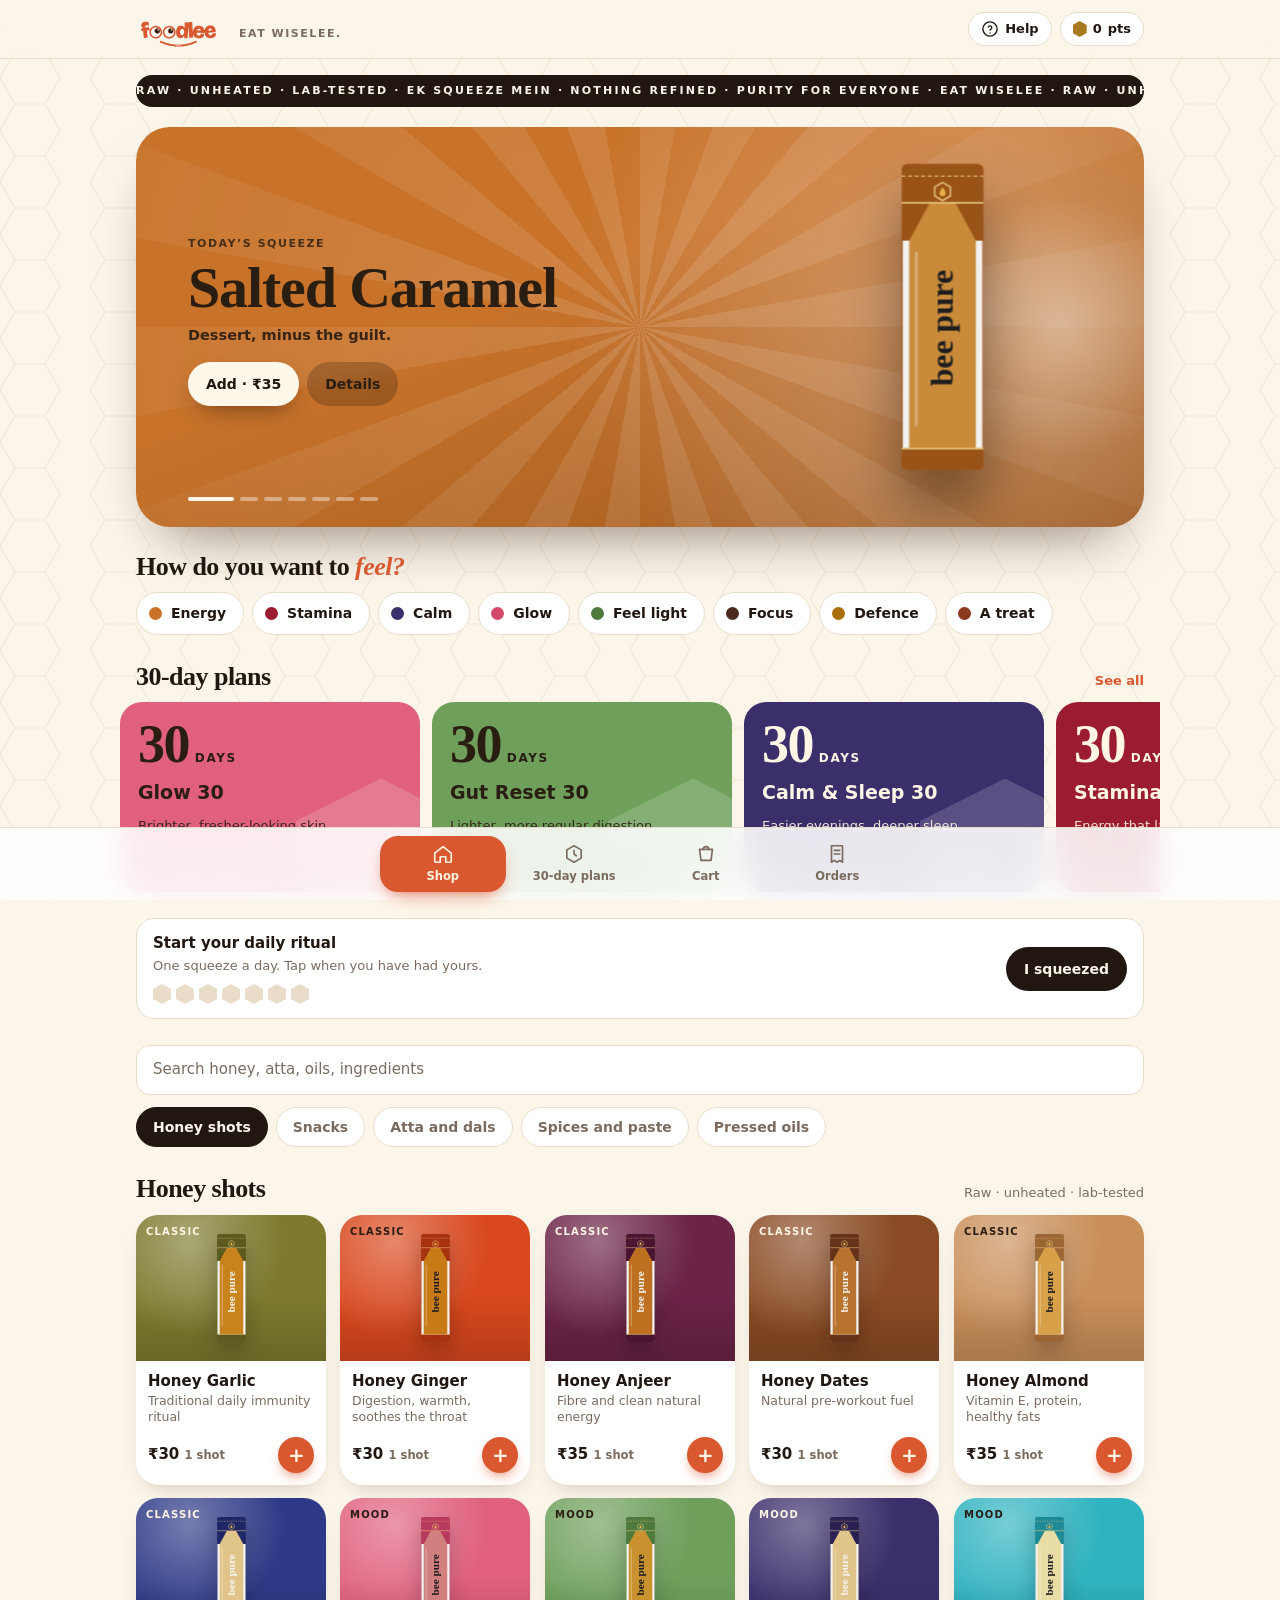
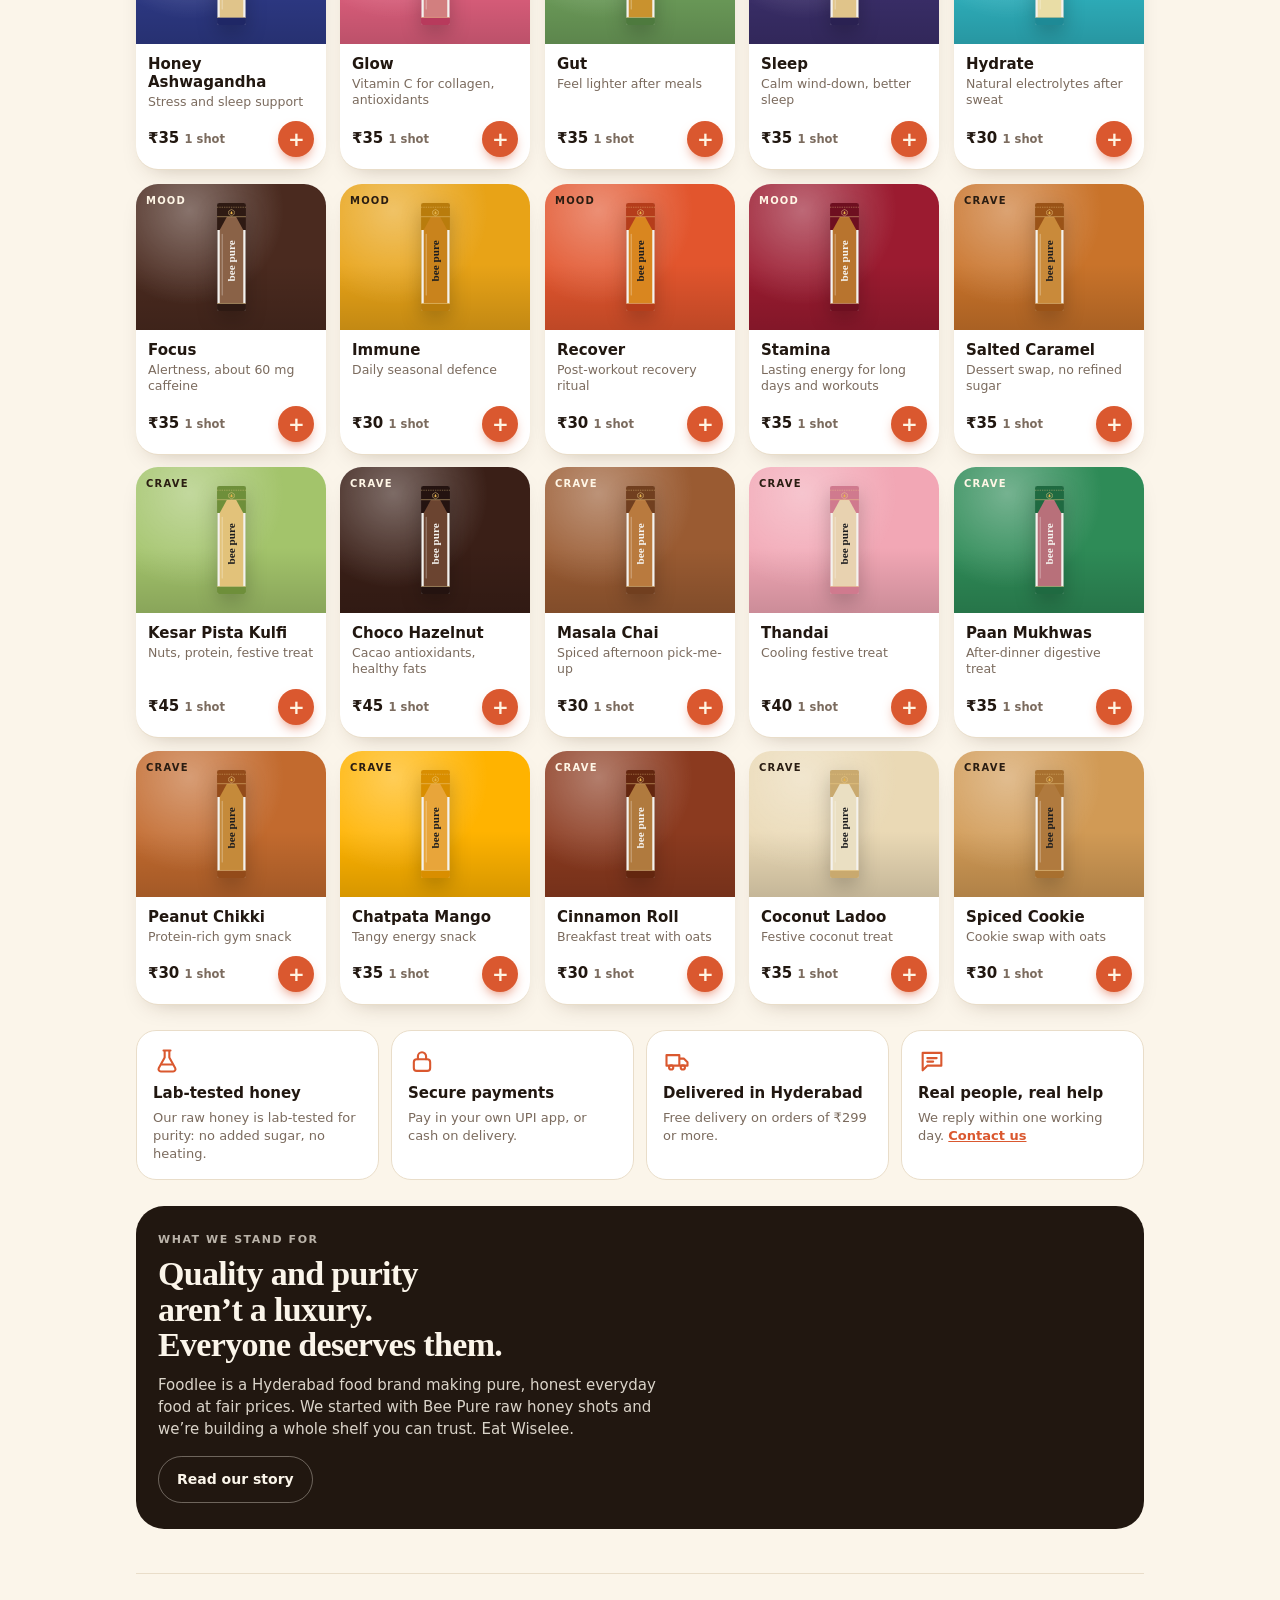
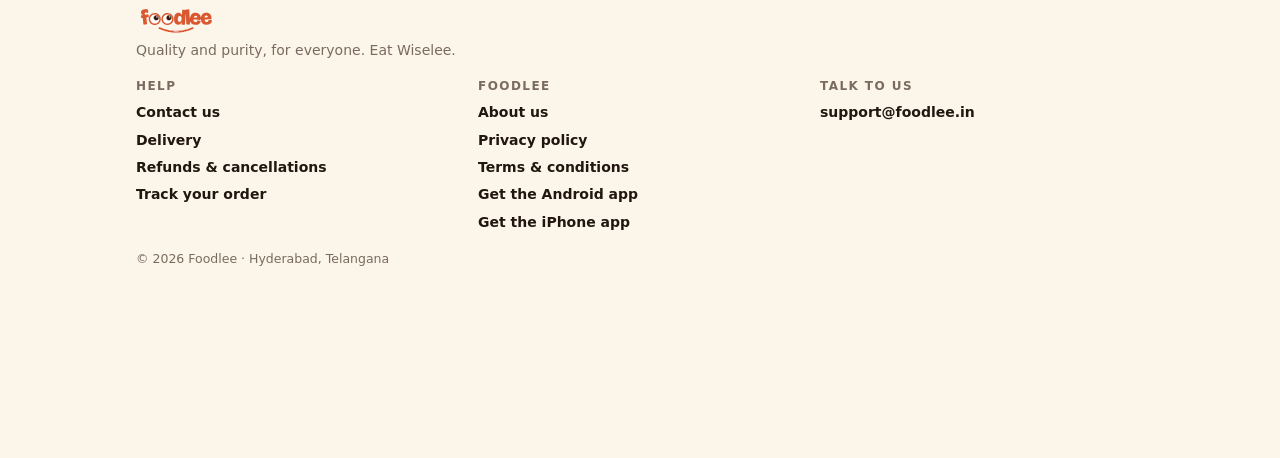
<file: index.html>
<!doctype html><html lang="en"><head><meta charset="utf-8"><meta http-equiv="Content-Security-Policy" content="default-src 'self'; script-src 'self' 'unsafe-inline'; style-src 'self' 'unsafe-inline' https://fonts.googleapis.com; font-src 'self' https://fonts.gstatic.com; img-src 'self' data: blob:; connect-src 'self' https://script.google.com https://script.googleusercontent.com https://nominatim.openstreetmap.org https://api.bigdatacloud.net; manifest-src 'self'; worker-src 'self'; frame-src 'none'; object-src 'none'; base-uri 'self'; form-action 'self'; upgrade-insecure-requests"><meta name="referrer" content="strict-origin-when-cross-origin"><script>(function(){var u=navigator.userAgent,d=document.documentElement.classList,ios=/iP(hone|ad|od)/.test(u)||(navigator.platform==="MacIntel"&&navigator.maxTouchPoints>1),wk=ios||(/AppleWebKit/.test(u)&&!/Chrome|CriOS|Chromium|Android|Edg/.test(u)),lite=false;
/* safety net: if the last visit closed within a few seconds (a crash), open in light mode this time */
try{var n=+(localStorage.getItem("foodlee:boot")||0);lite=n>=2;localStorage.setItem("foodlee:boot",n+1);setTimeout(function(){try{localStorage.setItem("foodlee:boot","0")}catch(e){}},8000)}catch(e){}
if(wk)d.add("wk");if(lite)d.add("lite");window.__WK=wk;window.__LITE=lite})();</script><meta name="viewport" content="width=device-width,initial-scale=1,viewport-fit=cover"><meta name="theme-color" content="#DA582F"><style>body{margin:0}img{max-width:100%}[hidden]{display:none!important}.ios-guide{position:fixed;inset:0;z-index:90;background:rgba(20,12,8,.45);display:grid;align-items:end;justify-items:center;padding:16px;padding-bottom:max(16px,env(safe-area-inset-bottom))}
.ios-card{position:relative;background:var(--surface);color:var(--ink);border-radius:26px;padding:22px 20px;width:min(440px,100%);box-shadow:0 20px 60px rgba(0,0,0,.25)}
.ios-x{position:absolute;right:12px;top:10px;border:0;background:none;font-size:26px;color:var(--muted);cursor:pointer}
.ios-steps{margin:0 0 16px;padding:0;list-style:none;counter-reset:s;display:grid;gap:12px}
.ios-steps li{counter-increment:s;display:grid;grid-template-columns:30px 1fr;column-gap:10px}
.ios-steps li::before{content:counter(s);grid-row:span 2;width:28px;height:28px;border-radius:50%;background:var(--brand);color:#fff;display:grid;place-items:center;font-weight:800;font-size:14px}
.ios-steps span{color:var(--muted);font-size:14px}.ios-steps svg{vertical-align:-4px;color:#2F7BF6}
.wk header,.wk nav,.wk #pill,.wk .sheet .top .pv{view-transition-name:none!important}
.wk .rays{inset:-35%}
.lite *,.lite *::before,.lite *::after{animation:none!important;transition:none!important;-webkit-backdrop-filter:none!important;backdrop-filter:none!important}
.lite #splash,.lite #trail{display:none!important}.lite header,.lite nav{background:var(--bg)!important}
</style><title>Foodlee · Raw honey shots and honest food in Hyderabad</title>
<meta name="description" content="Bee Pure raw honey shots, healthy snacks, fresh atta, unpolished dals, spices and cold-pressed oils. Delivered across Hyderabad. Pay by UPI or cash on delivery.">
<link rel="canonical" href="https://www.foodlee.in/">
<meta property="og:type" content="website"><meta property="og:site_name" content="Foodlee"><meta property="og:url" content="https://www.foodlee.in/">
<meta property="og:title" content="Foodlee · Tasty food you can trust"><meta property="og:description" content="Raw honey shots and honest everyday food, delivered across Hyderabad.">
<meta property="og:image" content="https://www.foodlee.in/icons/og.png"><meta name="twitter:card" content="summary_large_image">
<link rel="manifest" href="manifest.webmanifest"><link rel="icon" href="icons/favicon.png" type="image/png"><link rel="apple-touch-icon" href="icons/apple-touch-icon.png">
<meta name="apple-mobile-web-app-capable" content="yes"><meta name="mobile-web-app-capable" content="yes"><meta name="apple-mobile-web-app-title" content="Foodlee"><meta name="apple-mobile-web-app-status-bar-style" content="default">
<meta name="claude:viewport-fit-sides" content="cover">
<link rel="stylesheet" href="https://fonts.googleapis.com/css2?family=Fraunces:ital,opsz,wght@0,9..144,600;0,9..144,700;1,9..144,600&family=Manrope:wght@400;500;600;700;800&display=swap">
<style>
/* Layout: one calm column of shelves; the product colour is the only loud thing on screen. */
:root{
  --bg:#FBF5EA; --surface:#FFFFFF; --sunk:#F3EADB; --ink:#211710; --muted:#7B6B5E; --line:#E9DDC9;
  --brand:#DA582F; --on-brand:#FFF4E2; --gold:#A87A1F; --ok:#2C7A4B;
  --display:'Fraunces',Georgia,serif; --body:'Manrope',system-ui,-apple-system,'Segoe UI',sans-serif;
  --r:18px; --shadow:0 10px 30px rgba(60,35,10,.10);
}
@media (prefers-color-scheme: dark){ :root:not([data-theme="light"]){
  --bg:#16100C; --surface:#211812; --sunk:#1B140F; --ink:#F7EDDC; --muted:#A9998A; --line:#372A20;
  --brand:#E8693E; --on-brand:#FFF4E2; --gold:#E8B44A; --ok:#6FCB94; --shadow:0 10px 30px rgba(0,0,0,.45); color-scheme:dark } }
:root[data-theme="dark"]{
  --bg:#16100C; --surface:#211812; --sunk:#1B140F; --ink:#F7EDDC; --muted:#A9998A; --line:#372A20;
  --brand:#E8693E; --on-brand:#FFF4E2; --gold:#E8B44A; --ok:#6FCB94; --shadow:0 10px 30px rgba(0,0,0,.45); color-scheme:dark }
*{box-sizing:border-box}
html,body{height:100%}
body{background:var(--bg);color:var(--ink);font-family:var(--body);font-size:15px;line-height:1.45;-webkit-font-smoothing:antialiased}
body::before{content:"";position:fixed;inset:0 0 auto;height:env(safe-area-inset-top,0px);z-index:30;background:var(--bg)}
button{font:inherit;color:inherit;background:none;border:0;cursor:pointer;padding:0}
button:focus-visible,input:focus-visible,select:focus-visible,textarea:focus-visible,a:focus-visible{outline:2.5px solid var(--brand);outline-offset:2px}
.wrap{max-width:1040px;margin:0 auto;padding-left:max(16px,env(safe-area-inset-left,0px));padding-right:max(16px,env(safe-area-inset-right,0px))}
header{position:sticky;top:env(safe-area-inset-top,0px);z-index:20;background:var(--bg);border-bottom:1px solid var(--line)}
.bar{display:flex;align-items:center;justify-content:space-between;gap:12px;padding-block:10px}
.logo{display:flex;align-items:flex-end;gap:10px}
.logo svg{display:block;height:38px;width:auto}
.logo small{font-size:11px;font-weight:700;letter-spacing:.14em;text-transform:uppercase;color:var(--muted);padding-bottom:6px}
.pts{display:flex;align-items:center;gap:6px;font-weight:800;font-size:13px;background:var(--surface);border:1px solid var(--line);border-radius:99px;padding:7px 12px;font-variant-numeric:tabular-nums}
.pts i{width:14px;height:16px;background:var(--gold);clip-path:polygon(50% 0,100% 25%,100% 75%,50% 100%,0 75%,0 25%);display:block}
main{padding-block:16px 120px;display:flex;flex-direction:column;gap:22px}
h1,h2,h3{margin:0;text-wrap:balance}
.display{font-family:var(--display);font-weight:700;letter-spacing:-.02em;line-height:1.05}
.eyebrow{font-size:11px;font-weight:800;letter-spacing:.14em;text-transform:uppercase;color:var(--muted)}
/* hero */
.hero{background:var(--brand);color:var(--on-brand);border-radius:26px;padding:22px 20px 18px;display:flex;flex-direction:column;gap:14px;position:relative;overflow:hidden}
.hero h1{font-size:clamp(28px,7vw,40px)}
.hero h1 em{font-style:italic}
.hero p{margin:0;opacity:.9;max-width:46ch}
.moods{display:flex;gap:8px;flex-wrap:wrap}
.mood{border:1.5px solid color-mix(in srgb,var(--on-brand) 55%,transparent);border-radius:99px;padding:8px 14px;font-weight:700;font-size:14px;transition:background .15s,color .15s}
.mood[aria-pressed="true"]{background:var(--on-brand);color:var(--brand);border-color:var(--on-brand)}
/* streak */
.ritual{display:grid;grid-template-columns:1fr auto;gap:12px;align-items:center;background:var(--surface);border:1px solid var(--line);border-radius:var(--r);padding:14px 16px}
.ritual b{font-size:15px}.ritual p{margin:2px 0 0;color:var(--muted);font-size:13px}
.days{display:flex;gap:5px;margin-top:8px}
.days i{width:18px;height:20px;clip-path:polygon(50% 0,100% 25%,100% 75%,50% 100%,0 75%,0 25%);background:var(--line);display:block}
.days i.on{background:var(--gold)}
.btn{background:var(--ink);color:var(--bg);border-radius:99px;padding:12px 18px;font-weight:800;font-size:14px;white-space:nowrap}
.btn.brand{background:var(--brand);color:var(--on-brand)}
.btn.ghost{background:transparent;color:var(--ink);border:1.5px solid var(--line)}
.btn[disabled]{opacity:.45;cursor:not-allowed}
.btn.wide{width:100%;padding:15px 18px;font-size:15px;text-align:center;display:block;text-decoration:none}
/* shelf controls */
.tools{display:flex;flex-direction:column;gap:12px}
.search{width:100%;border:1px solid var(--line);background:var(--surface);color:var(--ink);border-radius:14px;padding:13px 16px;font:inherit}
.search::placeholder{color:var(--muted)}
.tabs{display:flex;gap:8px;overflow-x:auto;scrollbar-width:none;padding-bottom:2px}
.tabs::-webkit-scrollbar{display:none}
.tab{flex:none;border-radius:99px;padding:9px 16px;font-weight:700;font-size:14px;background:var(--surface);border:1px solid var(--line);color:var(--muted)}
.tab[aria-selected="true"]{background:var(--ink);color:var(--bg);border-color:var(--ink)}
.shelf-h{display:flex;justify-content:space-between;align-items:baseline;gap:12px}
.shelf-h h2{font-size:22px}
.shelf-h span{color:var(--muted);font-size:13px}
.grid{display:grid;grid-template-columns:repeat(auto-fill,minmax(158px,1fr));gap:12px}
.card{background:var(--surface);border:1px solid var(--line);border-radius:var(--r);overflow:hidden;display:flex;flex-direction:column;text-align:left;min-width:0}
.tile{height:128px;display:flex;align-items:center;justify-content:center;position:relative;width:100%}
.tile svg{filter:drop-shadow(0 8px 10px rgba(0,0,0,.22))}
.tile .sub{position:absolute;left:10px;top:10px;font-size:10px;font-weight:800;letter-spacing:.12em;text-transform:uppercase}
.card .info{padding:11px 12px 12px;display:flex;flex-direction:column;gap:3px;flex:1}
.card h3{font-size:15px;font-weight:800;line-height:1.2}
.card .hook{color:var(--muted);font-size:12.5px;line-height:1.3;flex:1}
.row{display:flex;justify-content:space-between;align-items:center;gap:8px;margin-top:8px}
.price{font-weight:800;font-variant-numeric:tabular-nums}
.price small{font-weight:600;color:var(--muted);font-size:11.5px}
.add{width:34px;height:34px;border-radius:50%;background:var(--ink);color:var(--bg);font-size:20px;font-weight:700;line-height:1;display:flex;align-items:center;justify-content:center}
.step{display:flex;align-items:center;gap:4px;background:var(--sunk);border-radius:99px;padding:3px}
.step button{width:28px;height:28px;border-radius:50%;background:var(--surface);font-weight:800;font-size:16px;line-height:1}
.step span{min-width:18px;text-align:center;font-weight:800;font-variant-numeric:tabular-nums;font-size:14px}
.empty{color:var(--muted);text-align:center;padding:36px 12px;border:1.5px dashed var(--line);border-radius:var(--r)}
/* sheet */
.scrim{position:fixed;inset:0;background:rgba(20,12,6,.55);z-index:40;display:flex;align-items:flex-end;justify-content:center}
.sheet{background:var(--bg);width:100%;max-width:560px;max-height:92%;overflow:auto;border-radius:26px 26px 0 0;padding-bottom:calc(18px + env(safe-area-inset-bottom,0px))}
@media(min-width:700px){.scrim{align-items:center}.sheet{border-radius:26px}}
.sheet .top{height:210px;display:flex;align-items:center;justify-content:center;position:relative}
.sheet .x{position:absolute;right:14px;top:14px;width:38px;height:38px;border-radius:50%;background:rgba(0,0,0,.28);color:#fff;font-size:20px}
.sheet .body{padding:18px max(18px,env(safe-area-inset-right,0px)) 0 max(18px,env(safe-area-inset-left,0px));display:flex;flex-direction:column;gap:14px}
.sheet h2{font-size:30px}
.facts{display:grid;grid-template-columns:1fr 1fr;gap:10px}
.fact{background:var(--surface);border:1px solid var(--line);border-radius:14px;padding:10px 12px;min-width:0}
.fact span{display:block;font-size:10.5px;font-weight:800;letter-spacing:.12em;text-transform:uppercase;color:var(--muted)}
.chips{display:flex;flex-wrap:wrap;gap:6px}
.chip{background:var(--sunk);border-radius:99px;padding:6px 11px;font-size:12.5px;font-weight:600}
.variants{display:flex;gap:8px;flex-wrap:wrap}
.var{border:1.5px solid var(--line);border-radius:14px;padding:9px 14px;font-weight:700;font-size:14px;background:var(--surface)}
.var[aria-pressed="true"]{border-color:var(--ink);background:var(--ink);color:var(--bg)}
/* box builder */
.slots{display:grid;grid-template-columns:repeat(7,1fr);gap:6px;max-width:380px}
.slot{aspect-ratio:1/2.4;border-radius:10px;border:1.5px dashed var(--line);display:flex;align-items:flex-end;justify-content:center;font-size:10px;font-weight:800;color:var(--muted);padding-bottom:6px;max-width:100%}
.slot.full{border:0;color:#fff}
.pick{display:grid;grid-template-columns:44px 1fr auto;gap:12px;align-items:center;padding:10px 0;border-bottom:1px solid var(--line)}
.pick .dot{width:44px;height:44px;border-radius:12px}
.pick b{display:block;font-size:14.5px}.pick span.s{color:var(--muted);font-size:12.5px}
.panel{background:var(--surface);border:1px solid var(--line);border-radius:var(--r);padding:16px}
/* cart */
.line{display:grid;grid-template-columns:48px 1fr auto;gap:12px;align-items:center;padding:12px 0;border-bottom:1px solid var(--line)}
.line .dot{width:48px;height:48px;border-radius:12px}
.line b{font-size:14.5px;display:block}.line .s{color:var(--muted);font-size:12.5px}
.sum{display:flex;flex-direction:column;gap:8px;font-variant-numeric:tabular-nums}
.sum div{display:flex;justify-content:space-between;gap:12px}
.sum .tot{font-weight:800;font-size:18px;border-top:1px solid var(--line);padding-top:10px}
.toggle{display:grid;grid-template-columns:1fr auto;gap:12px;align-items:center}
.sw{width:50px;height:30px;border-radius:99px;background:var(--line);position:relative;transition:background .15s}
.sw::after{content:"";position:absolute;left:3px;top:3px;width:24px;height:24px;border-radius:50%;background:var(--surface);transition:transform .15s}
.sw[aria-checked="true"]{background:var(--ok)}.sw[aria-checked="true"]::after{transform:translateX(20px)}
form{display:grid;grid-template-columns:1fr 1fr;gap:10px}
form label{display:flex;flex-direction:column;gap:5px;font-size:12px;font-weight:700;color:var(--muted);min-width:0}
form .full{grid-column:1/-1}
form input,form select,form textarea{font:inherit;color:var(--ink);background:var(--bg);border:1px solid var(--line);border-radius:12px;padding:12px;width:100%}
.locbox{display:flex;align-items:center;gap:10px;flex-wrap:wrap}.locnote{font-size:12.5px;font-weight:600;flex:1;min-width:150px}
.soon{font-size:11.5px;font-weight:800;letter-spacing:.06em;text-transform:uppercase;color:var(--muted);background:var(--sunk);border-radius:99px;padding:7px 10px}
.err{color:#C0392B;font-size:13px;font-weight:700}
.cols{display:grid;grid-template-columns:1fr;gap:18px}
@media(min-width:860px){.cols{grid-template-columns:1.2fr 1fr;align-items:start}}
.order{display:flex;flex-direction:column;gap:10px}
.order .oh{display:flex;justify-content:space-between;gap:10px;align-items:baseline}
.status{display:inline-flex;align-items:center;gap:6px;font-size:12px;font-weight:800;color:var(--ok)}
.status::before{content:"";width:8px;height:8px;border-radius:50%;background:var(--ok)}
.msg{white-space:pre-wrap;background:var(--sunk);border-radius:12px;padding:12px;font-size:12.5px;user-select:all;max-height:180px;overflow:auto}
/* nav */
nav{position:fixed;left:0;right:0;bottom:0;z-index:25;background:var(--surface);border-top:1px solid var(--line);padding:8px max(16px,env(safe-area-inset-right,0px)) calc(8px + env(safe-area-inset-bottom,0px)) max(16px,env(safe-area-inset-left,0px))}
nav .in{max-width:520px;margin:0 auto;display:grid;grid-template-columns:repeat(4,1fr);gap:6px}
nav a{display:flex;flex-direction:column;align-items:center;gap:3px;padding:7px 4px;border-radius:14px;color:var(--muted);text-decoration:none;font-size:11.5px;font-weight:700;position:relative}
nav a[aria-current="page"]{color:var(--ink);background:var(--sunk)}
nav svg{width:22px;height:22px;stroke:currentColor;fill:none;stroke-width:1.8;stroke-linecap:round;stroke-linejoin:round}
.badge{position:absolute;top:2px;left:calc(50% + 6px);min-width:18px;height:18px;border-radius:99px;background:var(--brand);color:var(--on-brand);font-size:11px;font-weight:800;display:flex;align-items:center;justify-content:center;padding:0 5px}
.toast{position:fixed;left:50%;bottom:calc(92px + env(safe-area-inset-bottom,0px));transform:translateX(-50%);background:var(--ink);color:var(--bg);padding:11px 18px;border-radius:99px;font-weight:700;font-size:13.5px;z-index:60;box-shadow:var(--shadow);max-width:90%}

/* plans */
.rail{display:flex;gap:12px;overflow-x:auto;scrollbar-width:none;scroll-snap-type:x mandatory;margin-inline:calc(-1*max(16px,env(safe-area-inset-left,0px)));padding-inline:max(16px,env(safe-area-inset-left,0px))}
.rail::-webkit-scrollbar{display:none}
.plan{flex:none;width:min(78vw,300px);scroll-snap-align:start;border-radius:22px;padding:18px;display:flex;flex-direction:column;gap:10px;text-align:left;position:relative;overflow:hidden;min-height:190px;transition:transform .18s}
.plan:active{transform:scale(.97)}
.plan .big{font-family:var(--display);font-weight:700;font-size:54px;line-height:.9;letter-spacing:-.03em}
.plan .big small{font-family:var(--body);font-size:12px;font-weight:800;letter-spacing:.14em;text-transform:uppercase;margin-left:6px}
.plan h3{font-size:19px;font-weight:800}
.plan p{margin:0;font-size:13px;opacity:.9}
.plan .orb{position:absolute;right:-46px;bottom:-56px;width:170px;height:170px;clip-path:polygon(50% 0,100% 25%,100% 75%,50% 100%,0 75%,0 25%);background:rgba(255,255,255,.16);animation:spin 26s linear infinite}
.plan .orb.b{right:38px;bottom:-84px;width:120px;height:120px;background:rgba(0,0,0,.10);animation-duration:38s;animation-direction:reverse}
.plans-grid{display:grid;grid-template-columns:repeat(auto-fill,minmax(250px,1fr));gap:12px}
.plans-grid .plan{width:auto}
.comb{display:grid;grid-template-columns:repeat(10,1fr);gap:5px;max-width:330px}
.comb i{aspect-ratio:1/1.12;clip-path:polygon(50% 0,100% 25%,100% 75%,50% 100%,0 75%,0 25%);background:var(--line);display:block}
.comb i.am{background:var(--pc)}.comb i.pm{background:linear-gradient(135deg,var(--pc) 50%,var(--pc2) 50%)}
.comb i.done{background:var(--gold)}.comb i.today{outline:0;box-shadow:none;background:var(--ink)}
.enter .comb i{animation:pop .45s cubic-bezier(.2,1.6,.4,1) both;animation-delay:calc(var(--i)*26ms + 180ms)}
.tl{display:flex;flex-direction:column;gap:0}
.tl div{display:grid;grid-template-columns:86px 1fr;gap:12px;padding:10px 0;border-bottom:1px solid var(--line);align-items:baseline}
.tl b{font-size:12px;letter-spacing:.08em;text-transform:uppercase;color:var(--muted)}
.enter .tl div{animation:rise .5s ease both;animation-delay:calc(var(--i)*110ms + 500ms)}
.duo{display:grid;grid-template-columns:1fr 1fr;gap:10px}
.duo .fact{display:flex;gap:10px;align-items:center}
.duo .fact .dot{width:36px;height:36px;border-radius:10px;flex:none}
.legend{display:flex;gap:14px;flex-wrap:wrap;font-size:12px;color:var(--muted);font-weight:700}
.legend i{display:inline-block;width:10px;height:11px;clip-path:polygon(50% 0,100% 25%,100% 75%,50% 100%,0 75%,0 25%);margin-right:5px;vertical-align:-1px}
/* motion */
@keyframes spin{to{transform:rotate(360deg)}}
@keyframes pop{from{transform:scale(0) rotate(-40deg);opacity:0}to{transform:none;opacity:1}}
@keyframes rise{from{transform:translateY(14px);opacity:0}to{transform:none;opacity:1}}
@keyframes sheetUp{from{transform:translateY(60px);opacity:0}to{transform:none;opacity:1}}
@keyframes fade{from{opacity:0}to{opacity:1}}
@keyframes bump{0%{transform:scale(1)}40%{transform:scale(1.45)}100%{transform:scale(1)}}
@keyframes floaty{0%,100%{transform:translateY(0) rotate(-3deg)}50%{transform:translateY(-8px) rotate(3deg)}}
.scrim.enter{animation:fade .22s ease both}.scrim.enter .sheet{animation:sheetUp .38s cubic-bezier(.2,.9,.3,1.1) both}
.sheet .top svg{animation:floaty 5s ease-in-out infinite}
.card{transition:transform .16s, box-shadow .16s}.card:active{transform:scale(.97)}
@media(hover:hover){.card:hover{transform:translateY(-3px);box-shadow:var(--shadow)}.card:hover .tile svg{transform:rotate(-5deg) scale(1.06)}}
.tile svg{transition:transform .25s cubic-bezier(.2,1.4,.4,1)}
.add,.mood,.tab,.btn,.step button{transition:transform .12s, background .15s, color .15s}
.add:active,.mood:active,.tab:active,.btn:active,.step button:active{transform:scale(.9)}
.viewin>*{animation:rise .42s ease both}.viewin>*:nth-child(2){animation-delay:.05s}.viewin>*:nth-child(3){animation-delay:.1s}.viewin>*:nth-child(4){animation-delay:.15s}.viewin>*:nth-child(5){animation-delay:.2s}
.badge.bump{animation:bump .4s ease}
.days i.on.new,.comb i.done.new{animation:pop .5s cubic-bezier(.2,1.8,.4,1) both}
#fx{position:fixed;inset:0;pointer-events:none;z-index:70;width:100%;height:100%}
.fly{position:fixed;z-index:65;width:16px;height:18px;clip-path:polygon(50% 0,100% 25%,100% 75%,50% 100%,0 75%,0 25%);pointer-events:none}

/* ===== v6 look + motion ===== */
body::after{content:"";position:fixed;inset:0;z-index:-1;background:var(--line);opacity:.55;pointer-events:none;
  -webkit-mask:url("data:image/svg+xml,%3Csvg xmlns='http://www.w3.org/2000/svg' width='90' height='52' viewBox='0 0 150 86.6'%3E%3Cpolygon points='25,0 75,0 100,43.3 75,86.6 25,86.6 0,43.3' fill='none' stroke='black' stroke-width='2'/%3E%3C/svg%3E") 0 0/90px 52px;
  mask:url("data:image/svg+xml,%3Csvg xmlns='http://www.w3.org/2000/svg' width='90' height='52' viewBox='0 0 150 86.6'%3E%3Cpolygon points='25,0 75,0 100,43.3 75,86.6 25,86.6 0,43.3' fill='none' stroke='black' stroke-width='2'/%3E%3C/svg%3E") 0 0/90px 52px}
header{background:color-mix(in srgb,var(--bg) 86%,transparent);-webkit-backdrop-filter:blur(14px);backdrop-filter:blur(14px)}
#face{overflow:visible}
#face .eyes{transform-box:fill-box;transform-origin:center;animation:blink 4.6s infinite}
#face .pupils{transition:transform .12s ease-out}
#face .tongue{transform-box:fill-box;transform-origin:top center}
#face.yum .tongue{animation:lick .7s ease}
#face.yum{animation:nod .5s ease}
@keyframes blink{0%,91%,100%{transform:scaleY(1)}94%,96%{transform:scaleY(.08)}}
@keyframes lick{0%,100%{transform:scale(1)}35%{transform:scale(1.7,2.6)}65%{transform:scale(1.3,1.8) translateX(1px)}}
@keyframes nod{0%,100%{transform:none}40%{transform:translateY(3px) rotate(-3deg)}70%{transform:translateY(-2px) rotate(2deg)}}
/* marquee */
.mq{overflow:hidden;background:var(--ink);color:var(--bg);border-radius:99px;transform:rotate(-1.2deg);margin-block:2px -6px}
.mq div{display:flex;width:max-content;animation:mq 24s linear infinite}
.mq span{white-space:pre;font-size:11px;font-weight:800;letter-spacing:.2em;padding-block:8px}
@keyframes mq{to{transform:translateX(-50%)}}
/* hero */
.hero{padding:26px 22px 44px;border-radius:30px;transition:background .7s cubic-bezier(.4,0,.2,1);box-shadow:0 18px 40px -18px var(--brand)}
.hero h1{font-size:clamp(32px,8.4vw,52px);position:relative;z-index:2}
.hero .moods{position:relative;z-index:2}
.mood{backdrop-filter:blur(4px);-webkit-backdrop-filter:blur(4px);background:rgba(255,255,255,.08)}
.mood[aria-pressed="true"]{animation:pop .4s cubic-bezier(.2,1.8,.4,1)}
.hx{position:absolute;clip-path:polygon(50% 0,100% 25%,100% 75%,50% 100%,0 75%,0 25%);background:rgba(255,255,255,.14);animation:drift 9s ease-in-out infinite}
.hx.a{width:120px;height:136px;right:-28px;top:-34px}.hx.b{width:54px;height:62px;right:86px;top:26px;animation-duration:7s;animation-delay:-2s;background:rgba(0,0,0,.10)}
.hx.c{width:34px;height:38px;right:34px;top:118px;animation-duration:11s;animation-delay:-5s}
@keyframes drift{0%,100%{transform:translate(0,0) rotate(0)}50%{transform:translate(-10px,14px) rotate(24deg)}}
.wv{position:absolute;left:0;bottom:-1px;width:200%;height:34px;animation:wave 9s linear infinite;pointer-events:none}
.wv svg{width:100%;height:100%;display:block;fill:rgba(255,255,255,.16)}
.wv.w2{animation-duration:14s;animation-direction:reverse;height:24px}.wv.w2 svg{fill:var(--bg)}
@keyframes wave{to{transform:translateX(-50%)}}
/* cards */
.grid{grid-template-columns:repeat(auto-fill,minmax(160px,1fr));gap:14px}
.card{border:0;border-radius:22px;box-shadow:0 1px 0 var(--line),0 10px 24px -14px rgba(60,35,10,.35);transition:transform .22s cubic-bezier(.2,.9,.3,1.2),box-shadow .22s;will-change:transform}
.tile{height:146px;overflow:hidden}
.tile::before{content:"";position:absolute;inset:0;background:radial-gradient(circle at 28% 18%,rgba(255,255,255,.34),transparent 52%),linear-gradient(180deg,transparent 55%,rgba(0,0,0,.16))}
.tile::after{content:"";position:absolute;top:-60%;left:-60%;width:50%;height:220%;background:linear-gradient(90deg,transparent,rgba(255,255,255,.35),transparent);transform:rotate(22deg) translateX(-120%);pointer-events:none}
@media(hover:hover){.card:hover .tile::after{transition:transform .8s ease;transform:rotate(22deg) translateX(520%)}}
.tile svg{position:relative;z-index:1}
.tile .sub{z-index:2}
.add{background:var(--brand);color:var(--on-brand);width:36px;height:36px;box-shadow:0 6px 14px -6px var(--brand)}
@media(hover:hover){.add:hover{transform:rotate(90deg) scale(1.1)}}
.grid.stag .card{animation:cardIn .5s cubic-bezier(.2,.9,.3,1.15) both}
.grid.stag .card:nth-child(1){animation-delay:.02s}.grid.stag .card:nth-child(2){animation-delay:.06s}.grid.stag .card:nth-child(3){animation-delay:.10s}.grid.stag .card:nth-child(4){animation-delay:.14s}
.grid.stag .card:nth-child(5){animation-delay:.18s}.grid.stag .card:nth-child(6){animation-delay:.22s}.grid.stag .card:nth-child(7){animation-delay:.26s}.grid.stag .card:nth-child(8){animation-delay:.30s}
.grid.stag .card:nth-child(n+9){animation-delay:.34s}
@keyframes cardIn{from{opacity:0;transform:translateY(26px) scale(.9) rotate(-2deg)}to{opacity:1;transform:none}}
.step span{display:inline-block;animation:pop .3s cubic-bezier(.2,1.8,.4,1)}
/* sheet */
.sheet .top{overflow:hidden;height:230px}
.rays{position:absolute;inset:-60%;background:repeating-conic-gradient(from 0deg,rgba(255,255,255,.13) 0 10deg,transparent 10deg 20deg);animation:spin 50s linear infinite;-webkit-mask:radial-gradient(circle,#000 0,transparent 62%);mask:radial-gradient(circle,#000 0,transparent 62%)}
.sheet .top svg{position:relative;z-index:1}
.drip{position:absolute;left:50%;top:50%;width:12px;height:16px;margin-left:-6px;border-radius:50% 50% 50% 50%/62% 62% 38% 38%;z-index:0;animation:dripfall 2.8s ease-in infinite;opacity:0}
@keyframes dripfall{0%{transform:translateY(60px) scale(.4);opacity:0}15%{opacity:1;transform:translateY(84px) scale(1)}70%{transform:translateY(150px) scale(1,1.25);opacity:1}100%{transform:translateY(190px) scale(.6);opacity:0}}
.enter .chips .chip{animation:pop .4s cubic-bezier(.2,1.6,.4,1) both}
.enter .chips .chip:nth-child(1){animation-delay:.25s}.enter .chips .chip:nth-child(2){animation-delay:.31s}.enter .chips .chip:nth-child(3){animation-delay:.37s}.enter .chips .chip:nth-child(4){animation-delay:.43s}.enter .chips .chip:nth-child(5){animation-delay:.49s}.enter .chips .chip:nth-child(n+6){animation-delay:.55s}
.enter .facts .fact{animation:rise .45s ease both;animation-delay:.18s}.enter .facts .fact:nth-child(2){animation-delay:.26s}
.enter .sheet h2{animation:rise .45s ease both;animation-delay:.1s}
/* nav */
nav{background:color-mix(in srgb,var(--surface) 88%,transparent);-webkit-backdrop-filter:blur(16px);backdrop-filter:blur(16px)}
nav .in{position:relative}
nav a{z-index:1;transition:color .2s}
nav a[aria-current="page"]{background:transparent;color:var(--on-brand)}
nav a[aria-current="page"] svg{animation:hop .5s cubic-bezier(.2,1.8,.4,1)}
.blob{position:absolute;left:0;top:0;bottom:0;border-radius:18px;background:var(--brand);transition:transform .5s cubic-bezier(.3,1.5,.5,1),width .3s;box-shadow:0 8px 18px -8px var(--brand)}
.blob.go{animation:squish .5s ease}
@keyframes squish{0%,100%{border-radius:18px}40%{border-radius:28px 12px 28px 12px;scale:1.12 .82}}
@keyframes hop{0%{transform:translateY(0)}40%{transform:translateY(-7px) rotate(-8deg)}100%{transform:none}}
.badge{background:var(--ink);color:var(--bg)}
/* cart */
.hb{display:flex;flex-direction:column;gap:6px}
.hb-t{display:flex;justify-content:space-between;font-size:12.5px;font-weight:700;color:var(--muted)}
.hb-b{height:12px;border-radius:99px;background:var(--sunk);overflow:hidden}
.hb-b i{display:block;height:100%;border-radius:99px;background:linear-gradient(90deg,#E8B44A,#DA582F);transition:width .6s cubic-bezier(.3,1.4,.5,1);position:relative;overflow:hidden}
.hb-b i::after{content:"";position:absolute;inset:0;background:linear-gradient(90deg,transparent,rgba(255,255,255,.55),transparent);animation:sheen 2.2s linear infinite}
@keyframes sheen{from{transform:translateX(-100%)}to{transform:translateX(100%)}}
.btn.brand{box-shadow:0 10px 22px -12px var(--brand)}
.fly{width:16px;height:21px;clip-path:path("M8 0C8 0 0 9 0 13A8 8 0 0 0 16 13C16 9 8 0 8 0Z")}
/* splash */
#splash{position:fixed;inset:0;z-index:100;background:#DA582F;color:#FDF3DF;display:flex;flex-direction:column;align-items:center;justify-content:center;gap:14px}
#splash svg{width:min(62vw,300px);height:auto}
#splash p{font-family:var(--display);font-style:italic;font-weight:600;font-size:22px;margin:0}
#splash .wv{bottom:-33px;height:34px}#splash .wv::before{content:"";position:absolute;inset:0;background:#DA582F;-webkit-mask:url("data:image/svg+xml,%3Csvg xmlns='http://www.w3.org/2000/svg' viewBox='0 0 1200 60' preserveAspectRatio='none'%3E%3Cpath d='M0 30Q150 60 300 30T600 30T900 30T1200 30V0H0Z'/%3E%3C/svg%3E") 0 0/50% 100%;mask:url("data:image/svg+xml,%3Csvg xmlns='http://www.w3.org/2000/svg' viewBox='0 0 1200 60' preserveAspectRatio='none'%3E%3Cpath d='M0 30Q150 60 300 30T600 30T900 30T1200 30V0H0Z'/%3E%3C/svg%3E") 0 0/50% 100%}
#splash.run{animation:splashOut .7s cubic-bezier(.7,0,.3,1) 1.3s both}
#splash.run svg{animation:faceIn .8s cubic-bezier(.2,1.6,.4,1) both}
#splash.run p{animation:rise .5s ease .45s both}
@keyframes faceIn{0%{transform:scale(.2) rotate(-18deg);opacity:0}60%{transform:scale(1.12) rotate(4deg);opacity:1}100%{transform:none}}
@keyframes splashOut{to{transform:translateY(-112%)}}
/* order celebration */
#cele{position:fixed;inset:0;z-index:90;overflow:hidden;pointer-events:none}
#cele .fill{position:absolute;left:0;right:0;top:0;height:140%;background:linear-gradient(180deg,#E8A317,#DA582F 60%);transform:translateY(100%)}
#cele .wave{position:absolute;left:0;top:-39px;width:200%;height:40px;fill:#E8A317;animation:wave 2.4s linear infinite}
#cele .cele-in{position:absolute;inset:0;display:flex;flex-direction:column;align-items:center;justify-content:center;gap:12px;color:#FDF3DF;text-align:center;padding:24px;opacity:0}
#cele .cele-in svg{width:min(56vw,260px);height:auto}
#cele h2{font-size:40px}#cele p{margin:0;font-weight:700}
#cele.run .fill{animation:fillUp 2.6s cubic-bezier(.6,0,.3,1) both}
#cele.run .cele-in{animation:celeTxt 2.6s ease both}
@keyframes fillUp{0%{transform:translateY(100%)}28%,72%{transform:translateY(-12%)}100%{transform:translateY(-130%)}}
@keyframes celeTxt{0%,22%{opacity:0;transform:scale(.7)}34%{opacity:1;transform:scale(1.06)}40%,70%{opacity:1;transform:none}86%,100%{opacity:0;transform:translateY(-60px)}}

/* ===== v7: spotlight stage, shared-element morphs, honey trail ===== */
main{padding-block:14px 190px;gap:26px}
header{view-transition-name:hdr;transition:box-shadow .3s}
header.sc{box-shadow:0 14px 30px -22px rgba(0,0,0,.55)}
.logo svg{transition:height .3s cubic-bezier(.2,1.2,.4,1)}header.sc .logo svg{height:30px}
nav{view-transition-name:navb}
.shelf-h h2,.feel h2{font-size:26px}
.feel{display:flex;flex-direction:column;gap:12px}
.feel h2 em{font-style:italic;color:var(--brand)}
.mchip{flex:none;display:flex;gap:9px;align-items:center;border-radius:99px;padding:10px 17px 10px 12px;font-weight:700;font-size:14px;background:var(--surface);border:1px solid var(--line);transition:transform .14s,background .25s,color .25s,border-color .25s}
.mchip i{width:13px;height:13px;border-radius:50%;background:var(--mc);transition:transform .3s cubic-bezier(.2,1.8,.4,1),background .25s}
.mchip:active{transform:scale(.92)}
.mchip[aria-pressed="true"]{background:var(--mc);border-color:var(--mc);color:#FFF4E2;animation:pop .4s cubic-bezier(.2,1.8,.4,1)}
.mchip[aria-pressed="true"] i{background:#FFF4E2;transform:scale(1.25)}
.spot{position:relative;height:336px;border-radius:34px;overflow:hidden;isolation:isolate;background:var(--sunk);box-shadow:0 30px 60px -30px rgba(40,20,5,.6);touch-action:pan-y}
.spot-slide{position:absolute;inset:0;z-index:1;display:grid;grid-template-columns:minmax(0,1fr) 112px;gap:6px;align-items:center;padding:24px 20px 46px 22px;background:radial-gradient(circle at 82% 46%,rgba(255,255,255,.3),transparent 46%),linear-gradient(160deg,transparent 40%,rgba(0,0,0,.22)),var(--c)}
.spot-slide.anim{animation:reveal .85s cubic-bezier(.7,0,.2,1) both}
@keyframes reveal{from{clip-path:circle(0% at 82% 52%)}to{clip-path:circle(150% at 82% 52%)}}
.spot .rays{z-index:0;translate:0 calc(var(--sy,0)*.1px)}
.spot-glow{position:absolute;right:-70px;top:50%;width:300px;height:300px;margin-top:-150px;border-radius:50%;background:radial-gradient(circle,rgba(255,255,255,.35),transparent 62%);animation:pulse 4s ease-in-out infinite}
@keyframes pulse{50%{transform:scale(1.18);opacity:.7}}
.spot-txt{position:relative;z-index:2;display:flex;flex-direction:column;gap:8px;min-width:0}
.spot-txt .eyebrow{color:inherit;opacity:.82;margin:0}
.spot-txt h1{font-size:clamp(34px,9.6vw,58px);line-height:.98}
.spot-txt h1.long{font-size:clamp(25px,6.9vw,58px)}
.spot-txt .w{display:inline-block;white-space:nowrap;overflow:hidden;vertical-align:bottom;padding-bottom:.1em;margin-bottom:-.1em}
.spot-txt .l{display:inline-block}
.anim .spot-txt .l{animation:letter .62s cubic-bezier(.2,1.5,.4,1) both;animation-delay:calc(var(--i)*30ms + 280ms)}
@keyframes letter{from{transform:translateY(115%) rotate(14deg)}}
.spot-hook{margin:0;font-weight:600;opacity:.92;font-size:14.5px}
.anim .spot-hook,.anim .spot-cta,.anim .spot-txt .eyebrow{animation:rise .5s ease both;animation-delay:.62s}.anim .spot-txt .eyebrow{animation-delay:.2s}
.spot-cta{display:flex;gap:8px;flex-wrap:wrap;margin-top:8px}
.spot-add{background:#FFF7EA;color:#211710;box-shadow:0 10px 24px -10px rgba(0,0,0,.5)}
.spot-more{background:rgba(0,0,0,.2);color:inherit;-webkit-backdrop-filter:blur(6px);backdrop-filter:blur(6px)}
.spot-pouch{position:relative;z-index:2;justify-self:center;perspective:700px;translate:calc(var(--px,0)*-22px) calc(var(--py,0)*-14px + var(--sy,0)*-.06px);transition:translate .25s ease-out}
.spot-pouch .sway{display:block;transform-style:preserve-3d;animation:sway 6.5s ease-in-out infinite}
.spot-pouch svg{filter:drop-shadow(0 26px 22px rgba(0,0,0,.4))}
@keyframes sway{0%,100%{transform:rotateY(-22deg) rotateZ(-5deg) translateY(0)}50%{transform:rotateY(22deg) rotateZ(5deg) translateY(-10px)}}
.anim .spot-pouch{animation:pouchIn .95s cubic-bezier(.2,1.5,.4,1) .12s both}
@keyframes pouchIn{from{transform:translateY(130%) rotate(46deg) scale(.5)}}
.spot-dots{position:absolute;left:22px;bottom:18px;display:flex;gap:6px;z-index:3}
.spot-dots i{width:18px;height:4px;border-radius:9px;background:rgba(255,255,255,.4);overflow:hidden;transition:width .4s cubic-bezier(.2,1.4,.4,1)}
.spot-dots i.on{width:46px}.spot-dots i.on b{display:block;height:100%;background:#FFF7EA;transform-origin:left;animation:prog 4.8s linear both}
@keyframes prog{from{transform:scaleX(0)}}
@media(min-width:720px){.spot{height:400px}.spot-slide{grid-template-columns:minmax(0,1fr) 300px;padding:44px 52px 56px}.spot-pouch{scale:1.3}.spot-dots{left:52px;bottom:26px}}
/* shared-element morph + page transitions */
.sheet .top .pv{view-transition-name:pv;display:block;position:relative;z-index:1}
.scrim.enter .sheet{animation-fill-mode:backwards}
.sheet .top{touch-action:none;cursor:grab}
.sheet .top::after{content:"";position:absolute;left:50%;top:9px;width:44px;height:5px;margin-left:-22px;border-radius:9px;background:rgba(255,255,255,.55);z-index:3}
::view-transition-old(root){animation:vtOut .2s ease both}
::view-transition-new(root){animation:vtIn .36s cubic-bezier(.2,.9,.3,1) both}
@keyframes vtOut{to{opacity:0;transform:scale(.985)}}
@keyframes vtIn{from{opacity:0;transform:translateY(16px) scale(.985)}}
::view-transition-group(pv){animation-duration:.55s;animation-timing-function:cubic-bezier(.3,1.35,.4,1)}
::view-transition-old(pv),::view-transition-new(pv){height:100%;width:auto;object-fit:contain;left:50%;translate:-50% 0}
::view-transition-group(hdr),::view-transition-group(navb),::view-transition-group(pill){animation:none}
/* trail + pill */
#trail{position:fixed;inset:0;width:100%;height:100%;pointer-events:none;z-index:69}
#pill{view-transition-name:pill;position:fixed;left:50%;bottom:calc(84px + env(safe-area-inset-bottom,0px));translate:-50% 0;z-index:24;width:min(calc(100% - 32px),420px);display:flex;justify-content:space-between;align-items:center;gap:12px;background:var(--ink);color:var(--bg);border-radius:99px;padding:13px 20px;text-decoration:none;font-weight:800;font-size:14px;overflow:hidden;box-shadow:0 18px 34px -16px rgba(0,0,0,.6);font-variant-numeric:tabular-nums}
#pill span,#pill b{position:relative;z-index:1}
#pill i{position:absolute;left:0;top:0;bottom:0;background:linear-gradient(90deg,#B8741A,#DA582F);opacity:.55;transition:width .6s cubic-bezier(.3,1.4,.5,1)}
#pill.in{animation:pillIn .6s cubic-bezier(.2,1.6,.4,1) both}
@keyframes pillIn{from{transform:translateY(90px) scale(.7);opacity:0}}
.toast{bottom:calc(150px + env(safe-area-inset-bottom,0px))}

/* ===== little moments ===== */
#moment{position:fixed;inset:0;z-index:66;pointer-events:none;overflow:hidden}
.bee{position:absolute;left:0;top:0;filter:drop-shadow(0 6px 6px rgba(0,0,0,.25))}
.bee .wings{transform-box:fill-box;transform-origin:bottom center;animation:flap .07s linear infinite alternate}
@keyframes flap{to{transform:scaleY(.25) skewX(12deg)}}
.cap{display:inline-block;background:var(--ink);color:var(--bg);font-size:10.5px;font-weight:800;letter-spacing:.1em;text-transform:uppercase;border-radius:99px;padding:5px 10px;white-space:nowrap}
.scene{position:absolute;left:max(14px,env(safe-area-inset-left,0px));bottom:calc(150px + env(safe-area-inset-bottom,0px));width:92px;display:flex;flex-direction:column;align-items:center;gap:4px;animation:sceneIn .45s cubic-bezier(.2,1.6,.4,1) both,sceneOut .3s ease-in var(--dur) both;filter:drop-shadow(0 12px 14px rgba(0,0,0,.28))}
.scene svg{width:92px;height:auto;overflow:visible}
.scene .cap{animation:pop .4s cubic-bezier(.2,1.8,.4,1) .3s both}
@keyframes sceneIn{from{transform:translateY(40px) scale(.4) rotate(-14deg);opacity:0}}
@keyframes sceneOut{to{transform:translateY(20px) scale(.6);opacity:0}}
/* snack */
.snack{animation:chomp .42s ease-in-out .3s 4}
@keyframes chomp{50%{transform:rotate(-9deg) scale(1.07)}}
.bite{transform-box:fill-box;transform-origin:center;transform:scale(0);animation:biteIn .12s ease-out forwards}
.b1{animation-delay:.32s}.b2{animation-delay:.74s}.b3{animation-delay:1.16s}.b4{animation-delay:1.58s}
@keyframes biteIn{to{transform:scale(1)}}
.crumb{opacity:0;animation:crumb .7s ease-out var(--d) both}
@keyframes crumb{0%{opacity:1;transform:rotate(var(--a)) translate(0,0)}100%{opacity:0;transform:rotate(var(--a)) translate(34px,26px)}}
.scene.snack .cap{animation:pop .4s cubic-bezier(.2,1.8,.4,1) .3s both,chomp .42s ease-in-out .7s 3}
/* mill */
.mill-top{transform-origin:45px 48px;animation:spin 1.3s linear infinite}
.grain{animation:grain .7s ease-in var(--d) 2 both}
@keyframes grain{0%{transform:translateY(-10px);opacity:0}20%{opacity:1}100%{transform:translateY(40px) scale(.4);opacity:0}}
.flour{opacity:0;transform-origin:45px 48px;animation:flour 1.1s ease-out var(--d) both}
@keyframes flour{0%{opacity:.95;transform:rotate(var(--a)) translateX(22px) scale(.4)}100%{opacity:0;transform:rotate(var(--a)) translateX(50px) scale(1.5)}}
/* mortar */
.pestle{animation:pound .55s cubic-bezier(.5,0,.8,.4) .45s 3 alternate}
@keyframes pound{from{transform:translate(0,-6px)}to{transform:translate(-5px,14px)}}
.chilli{animation:chilli .5s ease-in both}
@keyframes chilli{0%{transform:translateY(-26px) rotate(-30deg);opacity:0}60%{opacity:1}100%{transform:translateY(34px) rotate(20deg);opacity:0}}
.puff{opacity:0;transform-box:fill-box;transform-origin:center;animation:puff .8s ease-out var(--d) both}
@keyframes puff{0%{opacity:.75;transform:translate(0,0) scale(.3)}100%{opacity:0;transform:translate(var(--x),-34px) scale(1.6)}}
/* oil press */
.plate{animation:plate 2.6s ease-in-out both}
@keyframes plate{0%{transform:translateY(0)}35%,80%{transform:translateY(13px)}100%{transform:translateY(0)}}
.seed{transform-box:fill-box;transform-origin:bottom center;animation:seedSq 2.6s ease-in-out both}
@keyframes seedSq{0%{transform:scale(1,1)}35%,80%{transform:scale(1.25,.45)}100%{transform:scale(1.1,.7)}}
.odrop{opacity:0;animation:odrop .6s ease-in var(--d) both}
@keyframes odrop{0%{opacity:1;transform:translateY(-4px) scale(.5)}80%{opacity:1}100%{opacity:0;transform:translateY(18px)}}
.ofill{transform-box:fill-box;transform-origin:bottom center;transform:scaleY(.05);animation:ofill 1.7s ease-out .9s forwards}
@keyframes ofill{to{transform:scaleY(.82)}}
/* field */
.field{position:absolute;left:0;right:0;bottom:calc(142px + env(safe-area-inset-bottom,0px));height:44px;animation:fieldOut .4s ease-in 3s both}
@keyframes fieldOut{to{opacity:0;transform:translateY(14px)}}
.furrow{position:absolute;left:0;right:0;bottom:3px;height:4px;border-radius:9px;background:repeating-linear-gradient(90deg,#7A5A3A 0 14px,#9A7648 14px 20px);transform-origin:left;animation:furrow 2.3s linear both}
@keyframes furrow{from{transform:scaleX(0)}}
.tractor{position:absolute;left:0;bottom:2px;width:60px;height:auto;animation:drive 2.5s linear both;filter:drop-shadow(0 6px 6px rgba(0,0,0,.3))}
@keyframes drive{from{transform:translateX(-70px)}to{transform:translateX(calc(100vw + 10px))}}
.whl{animation:spin .6s linear infinite}
.smoke{animation:smoke .6s ease-out infinite}
@keyframes smoke{to{transform:translate(-12px,-12px) scale(2);opacity:0}}
.sprout{position:absolute;bottom:6px;width:18px;height:auto;transform-origin:bottom center;transform:scale(0);animation:sprout .5s cubic-bezier(.2,1.8,.4,1) var(--d) forwards}
@keyframes sprout{to{transform:scale(1)}}
.field .cap{position:absolute;left:50%;top:-22px;translate:-50% 0;animation:pop .4s cubic-bezier(.2,1.8,.4,1) 1s both}

/* ===== trust, footer, payment ===== */
.hdr-r{display:flex;align-items:center;gap:8px}
.help{display:flex;align-items:center;gap:6px;text-decoration:none;color:var(--ink);font-weight:800;font-size:13px;border:1px solid var(--line);background:var(--surface);border-radius:99px;padding:7px 12px}
.help svg,.secure svg,.trust svg{width:18px;height:18px;fill:none;stroke:currentColor;stroke-width:1.8;stroke-linecap:round;stroke-linejoin:round;flex:none}
@media(max-width:380px){.help span{display:none}}
@media(max-width:440px){.logo small{display:none}}
.secure{display:flex;gap:8px;align-items:flex-start;margin:0;font-size:12.5px;color:var(--muted);line-height:1.45}
.secure a{color:inherit;font-weight:700}
.trust{display:grid;grid-template-columns:repeat(auto-fit,minmax(200px,1fr));gap:12px}
.tcard{background:var(--surface);border:1px solid var(--line);border-radius:20px;padding:16px;display:flex;flex-direction:column;gap:4px}
.tcard svg{width:28px;height:28px;color:var(--brand);margin-bottom:4px}
.tcard b{font-size:15px}.tcard span{color:var(--muted);font-size:13px;line-height:1.4}.tcard a{color:var(--brand);font-weight:800}
.story{background:var(--ink);color:var(--bg);border-radius:28px;padding:26px 22px}
.story .eyebrow{color:inherit;opacity:.7;margin:0 0 8px}.story h2{font-size:clamp(24px,5.6vw,34px);max-width:22ch}
.story p{max-width:56ch;opacity:.85;margin:12px 0 16px}.story .btn.ghost{color:var(--bg);border-color:color-mix(in srgb,var(--bg) 35%,transparent);display:inline-block;text-decoration:none}
.foot{margin-top:18px;border-top:1px solid var(--line);padding-top:24px;display:flex;flex-direction:column;gap:18px;font-size:14px}
.fbrand svg{height:36px;width:auto;color:var(--brand);display:block}.fbrand p{margin:6px 0 0;color:var(--muted)}
.fcols{display:grid;grid-template-columns:repeat(auto-fit,minmax(170px,1fr));gap:18px}
.fcols div{display:flex;flex-direction:column;gap:7px;min-width:0}.fcols b{font-size:12px;letter-spacing:.12em;text-transform:uppercase;color:var(--muted)}
.fcols a{color:var(--ink);text-decoration:none;font-weight:600;word-break:break-word}.fcols a:hover{color:var(--brand)}
.legal{margin:0;color:var(--muted);font-size:12.5px}
.paystate{font-size:13px;font-weight:800;color:var(--gold);display:flex;align-items:center;flex-wrap:wrap;gap:4px}.paystate.ok{color:var(--ok)}
.sheet.pay .body{padding-top:20px;gap:14px}
.pay-h{display:flex;justify-content:space-between;align-items:flex-start;gap:12px}.pay-h .eyebrow{margin:0 0 4px}
.sheet.pay .x{position:static;background:var(--sunk);color:var(--ink)}
.qr-wrap{display:flex;gap:14px;align-items:center;background:var(--surface);border:1px solid var(--line);border-radius:18px;padding:12px}
.qr{width:132px;flex:none;background:#fff;border-radius:12px;padding:4px}.qr svg{display:block;width:100%;height:auto}
.qr-wrap p{margin:0;color:var(--muted);font-size:13.5px}
.upi-id{display:grid;grid-template-columns:auto 1fr auto;gap:10px;align-items:center;font-size:14px}.upi-id span{color:var(--muted);font-weight:700;font-size:12px;letter-spacing:.08em;text-transform:uppercase}.upi-id b{word-break:break-all}.upi-id .btn{padding:8px 14px}
.utr{display:flex;flex-direction:column;gap:5px;font-size:12px;font-weight:700;color:var(--muted)}.utr input{font:inherit;color:var(--ink);background:var(--bg);border:1px solid var(--line);border-radius:12px;padding:12px}
@media (prefers-reduced-motion:reduce){*{transition:none!important;animation:none!important}#splash{display:none}}
</style></head><body>

<svg width="0" height="0" style="position:absolute" aria-hidden="true"><symbol id="fl" viewBox="0 0 220 90"><path d="M94.05 86.80C93.66 86.75 92.89 86.60 92.33 86.47C91.77 86.33 90.78 86.17 90.13 86.11C89.48 86.04 88.45 85.95 87.85 85.89C87.25 85.84 86.19 85.66 85.50 85.50C84.81 85.34 83.56 85.14 82.71 85.05C81.04 84.89 80.65 84.80 79.77 84.44C79.45 84.30 78.62 84.11 77.90 84.00C76.52 83.78 76.55 83.79 75.63 83.44C75.29 83.31 74.46 83.10 73.78 82.99C73.10 82.88 72.30 82.69 72.00 82.58C71.70 82.47 70.89 82.24 70.20 82.08C69.47 81.91 68.74 81.67 68.45 81.50C68.17 81.34 67.66 81.14 67.30 81.05C66.94 80.96 66.31 80.71 65.90 80.51C65.49 80.30 64.90 80.07 64.60 80.00C64.30 79.93 63.76 79.73 63.40 79.54C63.04 79.36 62.41 79.12 62.00 79.00C61.59 78.88 61.02 78.65 60.74 78.50C60.45 78.34 59.94 78.14 59.59 78.05C58.84 77.86 57.22 77.10 56.99 76.83C56.90 76.73 56.69 76.39 56.51 76.07C56.05 75.26 56.12 74.87 56.89 74.07C57.54 73.38 57.83 73.23 58.71 73.14C59.39 73.07 59.79 73.19 60.30 73.60C60.44 73.71 60.89 73.88 61.31 73.99C61.73 74.09 62.36 74.33 62.71 74.52C63.06 74.72 63.66 74.95 64.05 75.04C64.44 75.14 64.94 75.34 65.18 75.50C65.41 75.65 65.93 75.86 66.33 75.95C66.72 76.05 67.32 76.27 67.65 76.45C67.98 76.63 68.61 76.88 69.04 77.00C69.48 77.12 70.09 77.35 70.39 77.51C70.76 77.70 71.39 77.89 72.20 78.04C72.89 78.18 73.75 78.40 74.12 78.54C74.48 78.68 75.33 78.89 76.00 79.00C76.67 79.11 77.56 79.34 77.98 79.51C78.43 79.69 79.25 79.90 79.94 80.01C80.70 80.14 81.38 80.31 81.82 80.51C82.55 80.83 82.76 80.86 86.48 81.10C87.37 81.16 88.61 81.29 89.23 81.40C89.85 81.51 90.80 81.67 91.35 81.75C91.90 81.84 92.66 82.00 93.05 82.11C93.73 82.31 93.95 82.31 100.45 82.28C106.49 82.25 107.20 82.23 107.65 82.07C107.92 81.98 108.60 81.83 109.15 81.75C109.70 81.67 110.65 81.51 111.25 81.40C111.85 81.30 113.09 81.16 114.00 81.10C117.68 80.86 117.95 80.83 118.72 80.52C119.60 80.17 119.68 80.15 120.98 79.96C121.56 79.87 122.33 79.67 122.76 79.50C123.18 79.34 124.03 79.11 124.65 79.00C125.28 78.89 126.15 78.66 126.60 78.50C127.05 78.33 127.91 78.11 128.51 78.00C129.32 77.86 129.77 77.72 130.23 77.46C130.57 77.27 131.13 77.05 131.47 76.96C131.81 76.88 132.33 76.67 132.62 76.51C132.91 76.35 133.44 76.14 133.80 76.05C134.16 75.95 134.73 75.72 135.06 75.54C135.40 75.35 135.98 75.13 136.36 75.04C137.06 74.88 137.49 74.70 137.88 74.39C138.01 74.29 138.46 74.13 138.88 74.04C139.30 73.95 139.93 73.72 140.27 73.54C140.73 73.30 141.07 73.20 141.63 73.15C142.43 73.07 142.58 73.12 143.18 73.59C144.00 74.24 144.00 74.23 144.00 74.99C144.00 76.05 143.82 76.39 142.90 77.09C142.25 77.58 141.93 77.74 141.08 78.00C140.51 78.18 139.87 78.43 139.65 78.55C139.43 78.68 138.93 78.88 138.54 78.98C138.15 79.09 137.57 79.31 137.24 79.48C136.92 79.65 136.31 79.88 135.90 80.00C135.49 80.12 134.92 80.35 134.64 80.51C134.35 80.66 133.84 80.86 133.49 80.95C133.14 81.04 132.49 81.29 132.05 81.50C131.51 81.77 130.92 81.96 130.25 82.09C129.70 82.20 128.92 82.40 128.52 82.55C128.12 82.69 127.18 82.91 126.42 83.04C125.67 83.17 124.80 83.38 124.50 83.50C123.71 83.82 123.48 83.88 122.27 84.05C121.58 84.14 120.95 84.30 120.52 84.49C119.65 84.86 119.58 84.87 117.78 85.05C116.94 85.14 115.69 85.34 115.00 85.50C114.31 85.66 113.24 85.84 112.62 85.90C112.01 85.95 110.99 86.05 110.38 86.10C109.76 86.16 108.69 86.34 108.00 86.50C106.59 86.83 105.73 86.87 101.40 86.81C100.05 86.79 98.00 86.80 96.85 86.83C95.70 86.86 94.44 86.85 94.05 86.80ZM44.40 67.41C43.77 67.25 42.88 67.06 42.42 66.97C41.86 66.86 41.45 66.72 41.14 66.51C40.89 66.35 40.40 66.12 40.05 66.00C39.71 65.89 39.34 65.70 39.24 65.58C39.13 65.47 38.83 65.27 38.55 65.13C37.69 64.69 35.50 62.65 34.93 61.75C34.79 61.53 34.55 61.21 34.40 61.05C34.25 60.89 34.07 60.58 34.00 60.37C33.93 60.16 33.76 59.84 33.60 59.67C33.24 59.24 33.15 59.06 32.96 58.33C32.88 57.99 32.67 57.44 32.50 57.11C32.04 56.20 31.95 55.39 31.96 52.45C31.97 49.56 32.09 48.67 32.56 47.99C32.70 47.78 32.91 47.26 33.01 46.83C33.13 46.38 33.34 45.87 33.51 45.63C33.67 45.40 33.91 44.97 34.04 44.68C34.17 44.39 34.38 44.06 34.50 43.95C34.62 43.84 34.80 43.59 34.91 43.40C35.09 43.05 36.85 41.29 37.72 40.57C37.98 40.37 38.38 40.11 38.62 40.00C38.86 39.89 39.24 39.65 39.47 39.46C39.70 39.27 40.15 39.04 40.47 38.95C40.79 38.86 41.21 38.68 41.40 38.56C41.92 38.22 42.29 38.13 44.10 37.86C46.83 37.46 46.83 37.46 49.15 37.79C51.55 38.14 51.74 38.18 52.27 38.54C52.48 38.69 52.95 38.90 53.33 39.01C53.70 39.12 54.15 39.34 54.33 39.49C54.50 39.65 54.88 39.89 55.15 40.03C55.42 40.17 55.76 40.40 55.89 40.54C56.03 40.69 56.32 40.91 56.55 41.04C56.77 41.18 57.02 41.39 57.09 41.52C57.16 41.66 57.35 41.84 57.51 41.94C57.67 42.04 57.91 42.28 58.04 42.48C58.17 42.68 58.40 42.96 58.55 43.10C58.70 43.24 58.88 43.48 58.95 43.65C59.02 43.81 59.25 44.13 59.47 44.36C59.68 44.59 59.93 45.01 60.04 45.30C60.14 45.58 60.38 46.04 60.56 46.31C60.75 46.60 60.93 47.04 61.00 47.37C61.11 47.95 61.25 48.39 61.64 49.40C61.83 49.91 61.85 50.15 61.85 52.55L61.85 55.15L61.57 55.90C61.41 56.31 61.20 56.99 61.10 57.40C60.86 58.36 60.73 58.70 60.50 58.95C60.40 59.06 60.20 59.44 60.06 59.80C59.91 60.15 59.67 60.58 59.51 60.75C59.35 60.91 59.13 61.24 59.01 61.47C58.90 61.69 58.70 61.96 58.58 62.07C58.45 62.17 58.24 62.41 58.10 62.60C57.97 62.79 57.82 62.98 57.76 63.02C57.71 63.05 57.41 63.32 57.09 63.62C56.16 64.48 55.70 64.83 55.32 65.01C55.11 65.10 54.76 65.33 54.52 65.53C54.28 65.73 53.86 65.96 53.58 66.05C53.30 66.13 52.86 66.34 52.59 66.50C52.28 66.70 51.84 66.86 51.33 66.96C50.90 67.04 49.99 67.24 49.30 67.41C47.57 67.81 46.06 67.81 44.40 67.41ZM76.20 67.41C75.57 67.25 74.68 67.05 74.22 66.97C73.65 66.86 73.25 66.72 72.94 66.51C72.69 66.35 72.20 66.12 71.85 66.00C71.51 65.89 71.14 65.70 71.04 65.58C70.93 65.47 70.64 65.27 70.38 65.14C69.66 64.78 67.49 62.82 67.06 62.16C66.96 62.00 66.70 61.68 66.49 61.45C66.28 61.22 66.02 60.84 65.92 60.59C65.81 60.35 65.60 60.00 65.45 59.82C65.30 59.64 65.07 59.16 64.95 58.75C64.82 58.34 64.62 57.87 64.51 57.71C64.04 57.06 63.64 54.08 63.73 52.01C63.83 49.69 64.06 48.36 64.50 47.45C64.72 47.01 64.92 46.52 64.96 46.35C65.05 45.94 65.35 45.37 65.55 45.20C65.64 45.12 65.84 44.78 66.00 44.43C66.16 44.08 66.35 43.77 66.43 43.74C66.51 43.71 66.74 43.45 66.94 43.16C67.59 42.21 69.79 40.24 70.57 39.91C70.85 39.78 71.18 39.58 71.30 39.45C71.43 39.31 71.76 39.13 72.04 39.04C72.32 38.96 72.91 38.71 73.35 38.49C74.08 38.14 74.33 38.08 76.30 37.80C78.69 37.45 78.78 37.45 81.45 37.86C83.23 38.13 83.59 38.23 84.10 38.55C84.29 38.68 84.76 38.88 85.13 39.00C85.51 39.12 85.96 39.35 86.13 39.50C86.31 39.65 86.67 39.89 86.95 40.03C87.22 40.17 87.59 40.42 87.75 40.60C87.91 40.77 88.21 41.01 88.41 41.12C88.61 41.23 88.84 41.45 88.94 41.61C89.03 41.76 89.24 41.97 89.41 42.07C89.57 42.17 89.82 42.43 89.95 42.66C90.08 42.89 90.31 43.15 90.44 43.24C90.58 43.33 90.79 43.58 90.89 43.79C91.00 44.00 91.25 44.39 91.45 44.65C91.66 44.91 91.90 45.37 92.01 45.67C92.11 45.96 92.33 46.40 92.50 46.63C92.73 46.96 92.86 47.32 93.01 48.05C93.12 48.59 93.33 49.42 93.47 49.89C93.71 50.67 93.73 50.91 93.74 52.55C93.75 54.29 93.74 54.39 93.43 55.45C93.25 56.05 93.06 56.84 92.99 57.20C92.87 57.88 92.70 58.28 92.38 58.69C92.28 58.82 92.13 59.18 92.04 59.48C91.95 59.79 91.74 60.18 91.55 60.39C91.37 60.59 91.11 60.97 90.97 61.23C90.70 61.73 90.61 61.83 89.25 63.20C88.21 64.25 87.67 64.71 87.15 64.99C86.93 65.11 86.56 65.36 86.33 65.55C86.10 65.73 85.67 65.95 85.38 66.04C85.09 66.12 84.69 66.31 84.50 66.45C84.14 66.72 83.48 66.94 82.70 67.05C82.45 67.09 81.71 67.25 81.05 67.41C79.39 67.81 77.85 67.81 76.20 67.41ZM116.25 66.90C114.67 66.83 114.55 66.79 114.33 66.37C114.20 66.10 114.18 65.79 114.24 64.15C114.28 63.11 114.33 62.01 114.37 61.72L114.42 61.19L113.89 61.53C113.48 61.79 113.28 62.01 113.05 62.43C112.62 63.24 111.54 64.56 110.95 64.98C110.67 65.17 110.34 65.43 110.20 65.55C110.06 65.68 109.63 65.88 109.25 66.00C108.87 66.13 108.29 66.37 107.97 66.53C107.44 66.81 107.27 66.84 106.27 66.88C104.90 66.93 103.79 66.77 103.23 66.45C103.01 66.31 102.45 66.12 102.00 66.01C101.54 65.91 101.06 65.73 100.91 65.61C100.77 65.50 100.39 65.24 100.07 65.05C98.98 64.36 97.55 62.74 97.03 61.61C96.84 61.20 96.60 60.75 96.50 60.60C96.40 60.45 96.22 60.00 96.11 59.59C96.00 59.18 95.82 58.59 95.71 58.27C95.22 56.88 95.06 54.43 95.21 50.95C95.31 48.52 95.29 48.63 96.20 45.00C96.53 43.65 97.87 41.13 98.74 40.20C98.97 39.95 99.21 39.68 99.26 39.59C99.44 39.30 101.06 38.17 101.55 38.00C101.82 37.90 102.37 37.66 102.77 37.45L103.49 37.07L105.42 37.02C107.90 36.96 108.84 37.08 109.60 37.54C109.90 37.72 110.41 37.95 110.72 38.04C111.27 38.20 111.45 38.33 112.58 39.42C113.14 39.95 113.72 40.81 113.91 41.37C114.18 42.18 114.42 42.49 114.67 42.34C115.02 42.13 115.09 41.64 115.10 39.10C115.11 35.17 115.42 30.02 115.69 29.52C115.88 29.16 116.39 29.07 117.51 29.19C118.06 29.25 118.78 29.30 119.11 29.30C119.44 29.30 119.87 29.37 120.08 29.46C120.28 29.55 120.95 29.66 121.55 29.70C122.16 29.75 122.81 29.82 123.00 29.87C123.53 30.00 123.79 29.92 124.03 29.54C124.27 29.17 124.63 29.00 125.19 29.00C125.39 29.00 125.82 28.93 126.15 28.85C126.52 28.76 127.29 28.70 128.15 28.70C129.32 28.70 129.62 28.66 129.99 28.50C130.63 28.20 132.51 28.21 132.80 28.50C133.23 28.93 133.22 28.85 133.48 33.45C133.52 34.34 133.59 35.10 133.62 35.15C133.65 35.21 133.73 37.25 133.79 39.70C133.85 42.15 133.95 44.44 134.00 44.80C134.05 45.16 134.12 46.63 134.16 48.08C134.21 50.24 134.25 50.74 134.38 50.86C134.65 51.14 134.82 50.81 134.95 49.73C135.03 49.10 135.17 48.52 135.35 48.10C135.50 47.74 135.79 46.95 136.00 46.35C136.69 44.34 137.64 42.63 138.85 41.25C139.52 40.48 141.16 39.12 141.52 39.04C141.68 39.01 141.96 38.86 142.13 38.71C142.31 38.57 142.52 38.39 142.61 38.32C142.70 38.26 143.12 38.13 143.56 38.04C143.99 37.95 144.71 37.72 145.15 37.52L145.95 37.16L147.87 37.12C150.14 37.07 151.14 37.19 152.12 37.60C152.51 37.77 153.24 37.97 153.74 38.05C154.44 38.16 154.74 38.26 155.07 38.50C155.30 38.67 155.75 38.90 156.07 39.01C156.45 39.14 156.77 39.34 157.02 39.60C157.24 39.82 157.46 40.00 157.51 40.00C157.62 40.00 158.90 41.27 159.40 41.86C159.53 42.02 159.79 42.44 159.98 42.80C160.17 43.16 160.41 43.57 160.51 43.71C160.61 43.85 160.87 44.60 161.10 45.37C161.32 46.15 161.64 47.08 161.80 47.44C162.31 48.55 162.54 48.32 162.99 46.25C163.23 45.16 163.37 44.76 163.60 44.43C163.77 44.20 163.97 43.82 164.05 43.59C164.22 43.10 165.46 41.20 165.60 41.20C165.66 41.20 165.83 41.01 166.00 40.78C166.17 40.55 166.52 40.22 166.79 40.04C167.06 39.86 167.30 39.64 167.33 39.56C167.36 39.48 167.70 39.25 168.08 39.06C168.45 38.87 168.82 38.64 168.90 38.55C169.10 38.30 169.48 38.14 170.15 38.00C170.48 37.93 171.04 37.73 171.40 37.54C172.26 37.09 173.11 37.00 176.20 37.00C179.11 37.00 179.84 37.09 180.59 37.51C180.89 37.68 181.42 37.90 181.75 37.99C182.09 38.09 182.65 38.34 182.99 38.56C183.80 39.07 185.41 40.50 185.85 41.09C186.61 42.11 186.77 42.36 186.90 42.70C186.98 42.89 187.19 43.30 187.36 43.60C187.54 43.90 187.73 44.33 187.79 44.55C188.64 47.85 188.64 47.83 188.64 49.88L188.65 51.81L188.19 52.24C187.57 52.83 187.26 52.88 183.78 52.96C181.96 52.99 180.54 53.07 180.04 53.16C179.60 53.24 179.02 53.30 178.76 53.30C178.51 53.30 178.13 53.37 177.92 53.46C177.45 53.66 176.33 53.78 173.97 53.90C172.50 53.97 172.01 54.03 171.72 54.17C171.29 54.38 171.20 54.71 171.43 55.17C171.51 55.32 171.68 55.82 171.80 56.28C172.13 57.51 172.99 58.68 173.99 59.25C175.39 60.04 175.23 60.00 176.65 60.00C178.00 59.99 178.53 59.88 178.92 59.54C179.03 59.43 179.32 59.24 179.58 59.10C180.41 58.65 181.25 56.89 181.04 56.06C180.93 55.62 181.08 55.30 181.45 55.14C181.73 55.03 182.47 55.00 185.25 55.00C189.84 55.00 189.65 54.92 189.50 56.86C189.38 58.46 188.92 60.27 188.46 60.94C188.28 61.22 188.04 61.61 187.95 61.80C187.72 62.26 186.25 63.76 185.78 64.01C185.57 64.11 185.25 64.33 185.07 64.50C184.89 64.66 184.49 64.88 184.19 64.99C183.89 65.10 183.42 65.35 183.13 65.53C182.67 65.83 182.48 65.88 181.48 65.99C180.79 66.06 180.02 66.22 179.50 66.40C177.56 67.06 174.33 67.06 172.55 66.41C172.11 66.25 171.39 66.07 170.96 66.00C169.99 65.85 169.79 65.78 169.32 65.40C169.12 65.24 168.75 65.04 168.50 64.95C168.25 64.86 167.94 64.69 167.80 64.56C167.66 64.44 167.39 64.23 167.20 64.10C166.55 63.66 165.39 62.46 165.03 61.85C164.83 61.52 164.60 61.17 164.52 61.08C164.44 60.98 164.14 60.41 163.84 59.81C163.32 58.73 162.85 57.17 162.39 55.00C162.14 53.77 161.80 52.57 161.69 52.46C161.54 52.30 161.43 52.50 161.20 53.35C160.80 54.88 160.68 54.98 159.26 54.86C158.81 54.82 157.98 54.75 157.40 54.71C156.81 54.66 156.19 54.56 155.98 54.46C155.74 54.36 155.33 54.30 154.85 54.30C154.43 54.30 153.77 54.24 153.37 54.16C152.88 54.06 151.50 54.00 149.00 53.96C146.99 53.92 145.18 53.85 144.97 53.81C144.48 53.69 144.11 53.80 143.87 54.12C143.68 54.37 143.68 54.42 143.84 55.65C143.94 56.44 144.08 57.07 144.20 57.33C144.65 58.25 145.02 58.80 145.33 59.01C145.51 59.13 145.78 59.36 145.95 59.51C146.37 59.90 146.58 59.96 148.11 60.15C149.59 60.34 150.67 60.23 151.48 59.83C152.00 59.57 152.64 58.46 152.94 57.28C153.09 56.73 153.26 56.31 153.36 56.23C153.71 55.97 155.77 56.14 156.80 56.52C157.53 56.78 158.88 57.00 159.77 57.00C160.63 57.00 161.28 57.22 161.40 57.56C161.58 58.01 160.84 61.11 160.41 61.74C160.25 61.97 160.03 62.37 159.92 62.63C159.69 63.16 158.10 64.79 157.55 65.07C157.38 65.15 157.12 65.35 156.95 65.50C156.75 65.69 156.40 65.85 155.92 65.98C155.52 66.09 155.02 66.29 154.81 66.44C154.16 66.90 153.92 66.93 150.50 66.97C146.46 67.03 145.30 66.94 144.47 66.50C144.14 66.33 143.46 66.10 142.96 65.99C142.30 65.85 141.91 65.70 141.55 65.46C141.28 65.27 140.85 65.03 140.60 64.92C140.35 64.81 140.06 64.63 139.95 64.50C139.84 64.38 139.59 64.20 139.39 64.10C138.86 63.82 137.25 62.09 136.95 61.46C136.81 61.17 136.61 60.85 136.50 60.75C136.39 60.65 136.19 60.18 136.04 59.71C135.80 58.90 135.58 58.50 135.39 58.50C135.23 58.50 135.00 58.97 134.90 59.51C134.81 60.02 134.91 63.20 135.06 64.58C135.10 64.89 135.07 65.23 135.00 65.39C134.78 65.93 134.69 65.94 130.34 65.98C125.44 66.02 125.89 66.18 125.85 64.39C125.80 62.17 125.70 60.26 125.60 59.90C125.54 59.71 125.50 59.12 125.50 58.60C125.50 58.08 125.45 57.18 125.40 56.60C125.31 55.69 125.03 48.69 124.95 45.45C124.88 42.45 124.77 41.09 124.60 40.87L124.42 40.65L124.27 41.00C124.17 41.22 124.07 41.98 124.00 43.05C123.94 43.98 123.84 44.97 123.78 45.23C123.73 45.50 123.70 45.84 123.73 45.98C123.76 46.13 123.74 46.48 123.69 46.75C123.64 47.02 123.55 47.88 123.49 48.65C123.43 49.42 123.34 50.48 123.29 51.00C123.24 51.52 123.15 52.56 123.11 53.30C123.02 54.56 122.96 55.63 122.69 60.30C122.63 61.32 122.54 62.55 122.49 63.05C122.44 63.55 122.36 64.49 122.31 65.15C122.21 66.53 122.18 66.66 121.79 66.85C121.49 67.01 119.08 67.03 116.25 66.90ZM19.04 66.21C18.46 65.86 18.41 65.58 18.09 61.20C17.93 58.88 17.69 56.85 17.40 55.10C17.35 54.80 17.26 53.72 17.20 52.70C17.00 49.50 17.16 49.70 14.90 49.85C13.42 49.94 13.26 49.88 13.05 49.18C12.96 48.89 12.85 48.11 12.80 47.45C12.74 46.79 12.63 46.00 12.55 45.70C12.36 45.00 12.36 44.50 12.56 44.00C12.79 43.42 13.09 43.30 14.30 43.30C16.02 43.30 17.32 42.88 17.04 42.42C16.98 42.33 16.59 42.14 16.17 42.00C15.51 41.78 15.32 41.66 14.68 41.05C13.56 39.97 13.32 39.57 12.88 38.07C12.37 36.34 12.36 35.74 12.80 34.20C13.16 32.92 13.37 32.45 13.70 32.15C13.82 32.04 14.01 31.78 14.11 31.58C14.21 31.38 14.42 31.14 14.58 31.05C14.74 30.95 14.95 30.75 15.06 30.59C15.16 30.43 15.43 30.21 15.65 30.11C15.88 30.00 16.25 29.76 16.49 29.56C16.72 29.36 17.10 29.16 17.33 29.10C18.07 28.91 18.33 28.80 18.79 28.50C19.32 28.16 20.16 28.00 21.37 28.00C21.82 28.00 22.53 27.93 22.95 27.85C23.61 27.73 23.83 27.73 24.53 27.84C24.98 27.92 25.83 28.00 26.42 28.03C27.49 28.09 27.85 28.19 28.38 28.61C28.51 28.71 28.92 28.90 29.29 29.05C29.80 29.24 30.00 29.37 30.10 29.58C30.23 29.86 30.38 32.26 30.47 35.22L30.51 36.90L30.26 37.15C29.97 37.44 29.71 37.46 29.29 37.25C29.13 37.16 28.64 37.00 28.20 36.90C27.77 36.79 27.13 36.57 26.79 36.40C26.45 36.24 25.98 36.08 25.76 36.05C25.25 35.97 24.10 36.23 23.55 36.54C23.33 36.66 22.94 36.84 22.69 36.94C22.13 37.14 22.00 37.28 21.72 37.99C21.44 38.69 21.45 39.08 21.78 40.05L22.05 40.85L22.90 41.27L23.75 41.70L25.13 41.70C26.20 41.70 26.59 41.66 26.88 41.53C27.26 41.37 28.02 41.26 29.67 41.14C31.38 41.01 31.44 41.15 31.80 45.75C31.86 46.41 31.93 47.11 31.96 47.31C32.04 47.81 31.92 47.87 30.45 47.99C29.73 48.05 28.97 48.14 28.75 48.20C28.53 48.25 28.15 48.30 27.90 48.30C27.64 48.30 27.17 48.43 26.80 48.58C25.90 48.96 25.82 49.15 26.04 50.29C26.13 50.76 26.20 51.40 26.20 51.70C26.20 52.00 26.27 52.52 26.35 52.85C26.43 53.18 26.49 53.66 26.50 53.91C26.50 54.17 26.55 54.62 26.60 54.91C26.66 55.21 26.75 56.12 26.80 56.95C26.93 58.99 27.28 62.30 27.46 63.15C27.76 64.58 27.59 65.49 26.97 65.75C26.73 65.85 25.97 65.91 24.44 65.95C23.09 65.99 21.78 66.09 21.02 66.21C19.51 66.44 19.42 66.44 19.04 66.21ZM110.10 59.58C110.30 59.43 110.71 59.19 111.02 59.05C111.57 58.80 111.75 58.62 112.82 57.25C113.35 56.58 113.99 54.31 114.10 52.75C114.31 49.60 113.72 47.50 112.20 45.99C111.26 45.05 111.07 44.97 109.71 44.92C108.03 44.85 107.62 44.97 106.86 45.75C106.20 46.42 105.33 47.82 105.06 48.65C104.47 50.49 104.32 53.66 104.74 55.65C104.99 56.85 105.05 57.01 105.75 58.05C106.10 58.57 106.34 58.81 106.68 58.99C106.94 59.12 107.29 59.33 107.45 59.46C107.94 59.83 108.20 59.90 109.00 59.87C109.64 59.85 109.80 59.81 110.10 59.58ZM52.46 55.39C52.96 55.17 53.44 55.00 53.53 55.00C53.69 55.00 54.57 54.32 54.97 53.90C55.56 53.26 56.00 52.67 56.00 52.53C56.00 52.44 56.19 51.96 56.42 51.46C56.84 50.56 56.85 50.54 56.85 49.45C56.85 48.43 56.82 48.31 56.56 47.80C56.40 47.50 56.19 47.01 56.09 46.72C55.72 45.64 54.30 44.25 53.19 43.89C52.84 43.77 52.37 43.59 52.15 43.47C51.61 43.19 49.94 43.11 49.35 43.33C47.70 43.96 47.15 44.21 46.87 44.47C46.69 44.63 46.43 44.84 46.28 44.93C46.13 45.03 45.93 45.25 45.84 45.43C45.75 45.60 45.57 45.84 45.43 45.95C45.29 46.07 45.05 46.53 44.84 47.10C43.98 49.38 43.98 49.61 44.83 51.87C45.24 52.98 45.68 53.55 46.88 54.56C47.17 54.80 47.48 55.00 47.58 55.00C47.67 55.00 48.11 55.16 48.55 55.36C49.96 55.99 51.02 56.00 52.46 55.39ZM83.80 55.58C84.05 55.47 84.56 55.27 84.95 55.13C85.39 54.97 85.80 54.74 86.05 54.50C86.27 54.29 86.55 54.07 86.67 54.01C86.80 53.95 86.97 53.75 87.06 53.57C87.15 53.39 87.37 53.09 87.55 52.90C87.76 52.68 87.95 52.33 88.05 51.95C88.15 51.62 88.32 51.07 88.42 50.72C88.68 49.89 88.68 49.11 88.42 48.25C88.30 47.86 88.13 47.29 88.05 46.96C87.94 46.56 87.79 46.28 87.55 46.06C87.37 45.89 87.15 45.60 87.06 45.43C86.97 45.25 86.77 45.04 86.62 44.96C86.47 44.88 86.20 44.66 86.01 44.46C85.76 44.20 85.45 44.03 84.86 43.84C84.41 43.69 83.94 43.50 83.80 43.41C83.62 43.29 83.29 43.25 82.39 43.25C81.29 43.25 81.18 43.27 80.54 43.57C80.16 43.74 79.64 43.96 79.37 44.05C78.70 44.29 77.09 45.90 76.91 46.52C76.84 46.76 76.65 47.15 76.49 47.39C76.17 47.88 76.06 48.43 76.06 49.50C76.06 50.57 76.17 51.12 76.49 51.61C76.65 51.85 76.84 52.25 76.91 52.50C77.12 53.21 78.80 54.83 79.57 55.05C79.89 55.14 80.37 55.33 80.64 55.47C81.55 55.93 82.90 55.98 83.80 55.58ZM49.25 55.19C48.86 55.08 48.31 54.92 48.02 54.84C47.71 54.75 47.40 54.59 47.27 54.44C47.15 54.30 46.88 54.09 46.67 53.98C46.46 53.88 46.21 53.65 46.12 53.48C46.03 53.31 45.80 53.00 45.62 52.79C45.37 52.50 45.24 52.19 45.04 51.43C44.66 49.90 44.64 49.34 44.94 48.03C45.21 46.81 45.36 46.46 45.70 46.15C45.82 46.04 46.01 45.78 46.11 45.57C46.22 45.36 46.43 45.14 46.58 45.08C46.73 45.01 47.01 44.82 47.20 44.64C47.58 44.30 48.00 44.15 49.53 43.79L50.51 43.56L51.43 43.74C52.82 44.02 53.53 44.27 53.81 44.56C53.94 44.70 54.21 44.90 54.41 45.01C54.63 45.12 54.88 45.37 55.04 45.65C55.19 45.90 55.35 46.10 55.40 46.10C55.56 46.10 55.77 46.60 56.14 47.91C56.58 49.46 56.58 49.55 56.14 51.10C55.76 52.41 55.56 52.90 55.40 52.90C55.35 52.90 55.19 53.10 55.04 53.35C54.88 53.64 54.63 53.88 54.39 54.00C54.18 54.11 53.95 54.28 53.88 54.39C53.70 54.65 53.47 54.74 52.12 55.10C50.83 55.45 50.23 55.46 49.25 55.19ZM80.62 55.06C79.95 54.88 79.38 54.71 79.35 54.69C79.32 54.67 79.14 54.52 78.94 54.35C77.98 53.54 77.21 52.65 77.10 52.20C77.04 51.95 76.85 51.41 76.68 51.00C76.26 49.96 76.26 49.02 76.68 48.04C76.84 47.66 77.02 47.12 77.09 46.85C77.19 46.44 77.34 46.22 77.89 45.65C79.13 44.38 79.28 44.29 80.88 43.90L82.31 43.56L83.23 43.74C84.69 44.04 85.32 44.26 85.65 44.61C85.82 44.78 86.11 45.00 86.31 45.11C86.54 45.22 86.79 45.48 86.99 45.82C87.16 46.11 87.41 46.50 87.55 46.68C87.91 47.18 88.05 47.98 88.05 49.55C88.04 51.26 87.87 52.04 87.35 52.61C87.16 52.82 86.94 53.15 86.86 53.34C86.77 53.55 86.58 53.75 86.38 53.85C86.20 53.95 85.89 54.18 85.68 54.37C85.38 54.67 85.12 54.78 84.08 55.06C82.57 55.47 82.18 55.47 80.62 55.06ZM53.34 49.10C53.87 48.90 53.89 48.88 54.16 48.20C54.41 47.56 54.42 47.48 54.30 46.98C54.13 46.24 53.96 46.00 53.37 45.61C52.68 45.15 52.15 45.14 51.45 45.56C50.90 45.89 50.60 46.27 50.34 46.97L50.16 47.42L50.56 48.16C50.96 48.91 51.13 49.06 51.71 49.20C52.30 49.34 52.77 49.31 53.34 49.10ZM85.27 49.06C86.06 48.69 86.34 47.92 86.10 46.76C86.00 46.28 85.93 46.15 85.68 46.02C85.51 45.92 85.20 45.70 84.98 45.52C84.34 45.00 83.73 45.12 82.76 45.95C81.74 46.82 81.77 47.88 82.84 48.89C83.33 49.35 84.47 49.43 85.27 49.06ZM153.03 48.79C153.39 48.34 153.09 46.86 152.48 46.10C152.35 45.95 152.17 45.68 152.08 45.51C151.99 45.34 151.81 45.16 151.68 45.11C149.90 44.37 149.55 44.26 148.90 44.28C147.93 44.29 146.37 44.92 145.95 45.47C145.78 45.68 145.55 45.95 145.42 46.08C145.16 46.34 144.92 46.86 144.65 47.79C144.46 48.41 144.46 48.43 144.65 48.56C144.75 48.64 145.00 48.70 145.19 48.70C145.39 48.71 145.75 48.76 146.00 48.81C146.43 48.92 151.33 49.10 152.34 49.05C152.73 49.03 152.88 48.97 153.03 48.79ZM51.64 48.93C51.07 48.82 50.62 47.74 50.80 46.94C50.86 46.67 50.97 46.35 51.05 46.24C51.20 46.01 51.97 45.70 52.39 45.70C52.72 45.70 53.56 46.02 53.75 46.21C54.12 46.58 54.11 47.91 53.74 48.48C53.46 48.91 52.54 49.11 51.64 48.93ZM83.23 48.85C82.86 48.59 82.37 47.61 82.43 47.24C82.52 46.71 82.97 46.11 83.43 45.89C84.02 45.63 84.41 45.65 85.11 46.00C85.79 46.35 85.90 46.54 85.90 47.38C85.90 48.09 85.66 48.51 85.11 48.80C84.62 49.05 83.56 49.08 83.23 48.85ZM174.15 48.85C174.48 48.77 174.96 48.71 175.21 48.70C175.47 48.70 175.84 48.63 176.05 48.54C176.25 48.46 177.06 48.32 177.83 48.24C179.41 48.07 179.70 47.98 179.85 47.56C179.99 47.15 179.14 45.54 178.51 45.02C178.26 44.81 177.96 44.55 177.84 44.43C177.52 44.11 176.98 44.00 175.70 44.00C174.41 44.00 174.28 44.04 173.13 44.86C172.30 45.46 172.14 45.67 171.69 46.69C171.10 48.06 171.02 48.44 171.24 48.69C171.34 48.80 171.52 48.91 171.64 48.93C172.15 49.03 173.60 48.99 174.15 48.85Z" fill="currentColor" fill-rule="evenodd"/><path d="M143.02 75.38C142.83 75.13 142.80 74.84 142.94 74.64C143.24 74.25 143.65 74.83 143.40 75.29C143.28 75.53 143.17 75.55 143.02 75.38ZM45.25 63.90C44.51 63.84 44.24 63.76 43.76 63.51C43.44 63.33 42.93 63.14 42.63 63.09C42.05 62.98 41.40 62.67 41.27 62.43C41.22 62.36 40.95 62.19 40.67 62.06C40.38 61.93 39.95 61.65 39.71 61.44C38.82 60.64 37.90 59.69 37.90 59.57C37.90 59.51 37.73 59.27 37.52 59.04C37.32 58.81 37.09 58.45 37.01 58.24C36.93 58.03 36.71 57.57 36.50 57.24C36.25 56.80 36.10 56.40 36.01 55.89C35.94 55.48 35.80 54.78 35.69 54.32C35.45 53.26 35.45 52.11 35.70 50.91C35.81 50.39 35.90 49.83 35.90 49.66C35.90 49.15 36.28 48.11 36.60 47.72C36.76 47.52 36.90 47.30 36.90 47.24C36.90 46.97 37.28 46.30 37.58 46.05C37.76 45.90 37.90 45.71 37.90 45.63C37.90 45.55 38.17 45.21 38.50 44.88C38.83 44.56 39.10 44.25 39.10 44.20C39.10 44.15 39.27 44.02 39.48 43.91C39.70 43.80 39.94 43.61 40.02 43.48C40.10 43.35 40.35 43.19 40.56 43.11C40.77 43.04 41.17 42.80 41.45 42.60C41.82 42.32 42.18 42.16 42.80 42.00C43.27 41.88 43.83 41.71 44.05 41.60C44.87 41.22 45.24 41.17 46.75 41.16C48.11 41.16 48.36 41.19 49.40 41.47C50.03 41.64 50.83 41.80 51.16 41.84C51.86 41.90 52.30 42.07 52.30 42.26C52.30 42.51 51.95 42.57 50.40 42.63C48.65 42.70 48.42 42.75 47.99 43.25C47.79 43.47 47.59 43.60 47.44 43.60C46.88 43.60 46.30 44.04 45.14 45.32C44.84 45.66 44.71 45.90 44.66 46.22C44.61 46.55 44.51 46.72 44.25 46.93C43.77 47.31 43.67 47.78 43.67 49.50C43.67 51.22 43.77 51.69 44.25 52.07C44.51 52.28 44.61 52.45 44.66 52.78C44.78 53.56 46.45 55.25 47.21 55.36C47.56 55.40 47.73 55.50 48.01 55.82C48.34 56.18 48.43 56.22 49.06 56.30C49.87 56.41 51.22 56.41 52.03 56.31C52.54 56.25 52.66 56.19 52.98 55.83C53.29 55.49 53.43 55.42 53.88 55.36C54.38 55.30 54.46 55.24 55.36 54.37C56.13 53.61 56.30 53.39 56.30 53.15C56.30 52.64 56.41 52.40 56.72 52.24C57.15 52.02 57.27 51.62 57.39 50.00C57.51 48.38 57.57 48.10 57.75 48.10C58.13 48.10 58.28 50.23 58.11 53.13C57.98 55.27 57.83 56.04 57.44 56.63C57.31 56.83 57.17 57.15 57.13 57.33C57.05 57.75 56.78 58.28 56.45 58.65C56.31 58.81 56.10 59.12 55.99 59.33C55.88 59.55 55.49 60.01 55.12 60.36C54.75 60.71 54.27 61.17 54.05 61.39C53.83 61.60 53.47 61.86 53.25 61.96C53.03 62.06 52.80 62.19 52.75 62.25C52.37 62.64 52.05 62.82 51.38 62.99C50.96 63.09 50.37 63.32 50.08 63.49C49.28 63.94 47.56 64.09 45.25 63.90ZM76.96 63.89C76.14 63.81 75.85 63.74 75.28 63.45C74.91 63.26 74.54 63.10 74.46 63.10C74.20 63.10 73.37 62.70 73.04 62.41C72.86 62.25 72.57 62.09 72.40 62.05C72.18 62.00 71.68 61.57 70.66 60.56C69.44 59.34 69.19 59.05 69.02 58.57C68.90 58.26 68.65 57.81 68.46 57.56C68.24 57.26 68.07 56.90 68.00 56.53C67.93 56.21 67.77 55.57 67.64 55.10C67.11 53.16 67.06 51.94 67.46 50.60C67.60 50.13 67.82 49.33 67.95 48.82C68.14 48.12 68.28 47.78 68.55 47.46C68.74 47.22 68.90 46.98 68.90 46.91C68.90 46.67 69.31 46.00 69.55 45.84C69.68 45.75 69.82 45.59 69.86 45.48C70.00 45.04 71.92 43.31 72.61 43.02C72.85 42.91 73.14 42.73 73.25 42.60C73.54 42.28 73.86 42.14 74.60 42.00C74.96 41.93 75.52 41.75 75.85 41.59C76.82 41.13 79.23 41.00 80.58 41.34C82.03 41.71 82.38 41.78 83.02 41.85C83.45 41.89 83.78 41.98 83.92 42.10C84.34 42.44 84.04 42.54 82.34 42.62C80.37 42.71 80.26 42.73 80.00 43.15C79.77 43.52 79.71 43.55 78.95 43.65C78.52 43.71 78.39 43.79 77.95 44.25C77.68 44.54 77.37 44.80 77.28 44.83C77.03 44.92 76.71 45.48 76.63 45.95C76.59 46.24 76.46 46.45 76.17 46.72C75.67 47.19 75.61 47.49 75.61 49.50C75.61 51.51 75.67 51.81 76.17 52.28C76.46 52.55 76.59 52.76 76.63 53.05C76.71 53.56 77.03 54.08 77.33 54.19C77.46 54.24 77.73 54.48 77.93 54.74C78.31 55.20 78.73 55.40 79.32 55.40C79.51 55.40 79.68 55.52 79.93 55.82C80.33 56.30 80.67 56.38 82.35 56.39C83.90 56.40 84.47 56.27 84.94 55.82C85.23 55.53 85.47 55.40 85.77 55.35C86.09 55.30 86.25 55.20 86.41 54.99C86.53 54.82 86.79 54.58 87.00 54.45C87.21 54.32 87.41 54.10 87.45 53.98C87.49 53.85 87.67 53.61 87.86 53.45C88.09 53.25 88.25 52.98 88.33 52.70C88.40 52.45 88.64 51.94 88.87 51.55C89.24 50.94 89.31 50.73 89.39 49.98C89.45 49.50 89.56 48.98 89.64 48.83L89.78 48.55L89.90 48.85C90.30 49.90 90.02 55.11 89.50 55.96C89.44 56.07 89.24 56.57 89.06 57.08C88.88 57.59 88.67 58.09 88.59 58.18C88.27 58.58 87.90 59.09 87.90 59.16C87.90 59.23 87.01 60.25 86.59 60.65C86.48 60.76 86.18 61.06 85.92 61.31C85.66 61.57 85.26 61.87 85.03 61.99C84.80 62.11 84.46 62.33 84.28 62.49C84.06 62.68 83.63 62.87 83.00 63.05C82.48 63.20 81.94 63.38 81.80 63.46C80.98 63.91 78.99 64.09 76.96 63.89ZM49.25 55.19C48.86 55.08 48.31 54.92 48.02 54.84C47.71 54.75 47.40 54.59 47.27 54.44C47.15 54.30 46.88 54.09 46.67 53.98C46.46 53.88 46.21 53.65 46.12 53.48C46.03 53.31 45.80 53.00 45.62 52.79C45.37 52.50 45.24 52.19 45.04 51.43C44.66 49.90 44.64 49.34 44.94 48.03C45.21 46.81 45.36 46.46 45.70 46.15C45.82 46.04 46.01 45.78 46.11 45.57C46.22 45.36 46.43 45.14 46.58 45.08C46.73 45.01 47.01 44.82 47.20 44.64C47.58 44.30 48.00 44.15 49.53 43.79L50.51 43.56L51.43 43.74C52.82 44.02 53.53 44.27 53.81 44.56C53.94 44.70 54.21 44.90 54.41 45.01C54.63 45.12 54.88 45.37 55.04 45.65C55.19 45.90 55.35 46.10 55.40 46.10C55.56 46.10 55.77 46.60 56.14 47.91C56.58 49.46 56.58 49.55 56.14 51.10C55.76 52.41 55.56 52.90 55.40 52.90C55.35 52.90 55.19 53.10 55.04 53.35C54.88 53.64 54.63 53.88 54.39 54.00C54.18 54.11 53.95 54.28 53.88 54.39C53.70 54.65 53.47 54.74 52.12 55.10C50.83 55.45 50.23 55.46 49.25 55.19ZM80.62 55.06C79.95 54.88 79.38 54.71 79.35 54.69C79.32 54.67 79.14 54.52 78.94 54.35C77.98 53.54 77.21 52.65 77.10 52.20C77.04 51.95 76.85 51.41 76.68 51.00C76.26 49.96 76.26 49.02 76.68 48.04C76.84 47.66 77.02 47.12 77.09 46.85C77.19 46.44 77.34 46.22 77.89 45.65C79.13 44.38 79.28 44.29 80.88 43.90L82.31 43.56L83.23 43.74C84.69 44.04 85.32 44.26 85.65 44.61C85.82 44.78 86.11 45.00 86.31 45.11C86.54 45.22 86.79 45.48 86.99 45.82C87.16 46.11 87.41 46.50 87.55 46.68C87.91 47.18 88.05 47.98 88.05 49.55C88.04 51.26 87.87 52.04 87.35 52.61C87.16 52.82 86.94 53.15 86.86 53.34C86.77 53.55 86.58 53.75 86.38 53.85C86.20 53.95 85.89 54.18 85.68 54.37C85.38 54.67 85.12 54.78 84.08 55.06C82.57 55.47 82.18 55.47 80.62 55.06ZM53.34 49.10C53.87 48.90 53.89 48.88 54.16 48.20C54.41 47.56 54.42 47.48 54.30 46.98C54.13 46.24 53.96 46.00 53.37 45.61C52.68 45.15 52.15 45.14 51.45 45.56C50.90 45.89 50.60 46.27 50.34 46.97L50.16 47.42L50.56 48.16C50.96 48.91 51.13 49.06 51.71 49.20C52.30 49.34 52.77 49.31 53.34 49.10ZM85.27 49.06C86.06 48.69 86.34 47.92 86.10 46.76C86.00 46.28 85.93 46.15 85.68 46.02C85.51 45.92 85.20 45.70 84.98 45.52C84.34 45.00 83.73 45.12 82.76 45.95C81.74 46.82 81.77 47.88 82.84 48.89C83.33 49.35 84.47 49.43 85.27 49.06ZM51.57 48.42C51.39 48.22 51.24 46.72 51.39 46.51C51.46 46.40 51.72 46.37 52.40 46.37C53.39 46.37 53.57 46.45 53.61 46.90C53.67 47.59 53.60 47.83 53.21 48.21C52.86 48.57 52.78 48.60 52.28 48.60C51.88 48.60 51.69 48.55 51.57 48.42ZM83.31 48.38C83.20 48.07 83.19 46.80 83.30 46.59C83.54 46.14 84.91 46.29 85.34 46.81C85.73 47.27 85.68 47.53 85.09 48.10C84.59 48.59 84.56 48.60 83.99 48.60C83.46 48.60 83.39 48.57 83.31 48.38ZM56.57 46.64C56.44 46.51 56.50 45.99 56.65 45.94C56.88 45.85 57.11 46.10 57.08 46.39C57.05 46.65 56.73 46.80 56.57 46.64ZM53.44 43.50C53.21 43.41 53.06 43.14 53.16 42.99C53.25 42.84 53.87 42.89 54.04 43.05C54.19 43.20 54.16 43.50 54.00 43.50C53.95 43.50 53.86 43.52 53.78 43.54C53.71 43.57 53.56 43.55 53.44 43.50ZM85.28 43.39C85.03 43.25 85.06 43.01 85.34 42.94C85.65 42.87 86.02 43.06 85.98 43.28C85.94 43.48 85.53 43.55 85.28 43.39Z" fill="#FFFFFF" fill-rule="evenodd"/><path d="M49.25 55.19C48.86 55.08 48.31 54.92 48.02 54.84C47.71 54.75 47.40 54.59 47.27 54.44C47.15 54.30 46.88 54.09 46.67 53.98C46.46 53.88 46.21 53.65 46.12 53.48C46.03 53.31 45.80 53.00 45.62 52.79C45.37 52.50 45.24 52.19 45.04 51.43C44.66 49.90 44.64 49.34 44.94 48.03C45.21 46.81 45.36 46.46 45.70 46.15C45.82 46.04 46.01 45.78 46.11 45.57C46.22 45.36 46.43 45.14 46.58 45.08C46.73 45.01 47.01 44.82 47.20 44.64C47.58 44.30 48.00 44.15 49.53 43.79L50.51 43.56L51.43 43.74C52.82 44.02 53.53 44.27 53.81 44.56C53.94 44.70 54.21 44.90 54.41 45.01C54.63 45.12 54.88 45.37 55.04 45.65C55.19 45.90 55.35 46.10 55.40 46.10C55.56 46.10 55.77 46.60 56.14 47.91C56.58 49.46 56.58 49.55 56.14 51.10C55.76 52.41 55.56 52.90 55.40 52.90C55.35 52.90 55.19 53.10 55.04 53.35C54.88 53.64 54.63 53.88 54.39 54.00C54.18 54.11 53.95 54.28 53.88 54.39C53.70 54.65 53.47 54.74 52.12 55.10C50.83 55.45 50.23 55.46 49.25 55.19ZM80.62 55.06C79.95 54.88 79.38 54.71 79.35 54.69C79.32 54.67 79.14 54.52 78.94 54.35C77.98 53.54 77.21 52.65 77.10 52.20C77.04 51.95 76.85 51.41 76.68 51.00C76.26 49.96 76.26 49.02 76.68 48.04C76.84 47.66 77.02 47.12 77.09 46.85C77.19 46.44 77.34 46.22 77.89 45.65C79.13 44.38 79.28 44.29 80.88 43.90L82.31 43.56L83.23 43.74C84.69 44.04 85.32 44.26 85.65 44.61C85.82 44.78 86.11 45.00 86.31 45.11C86.54 45.22 86.79 45.48 86.99 45.82C87.16 46.11 87.41 46.50 87.55 46.68C87.91 47.18 88.05 47.98 88.05 49.55C88.04 51.26 87.87 52.04 87.35 52.61C87.16 52.82 86.94 53.15 86.86 53.34C86.77 53.55 86.58 53.75 86.38 53.85C86.20 53.95 85.89 54.18 85.68 54.37C85.38 54.67 85.12 54.78 84.08 55.06C82.57 55.47 82.18 55.47 80.62 55.06ZM53.34 49.10C53.87 48.90 53.89 48.88 54.16 48.20C54.41 47.56 54.42 47.48 54.30 46.98C54.13 46.24 53.96 46.00 53.37 45.61C52.68 45.15 52.15 45.14 51.45 45.56C50.90 45.89 50.60 46.27 50.34 46.97L50.16 47.42L50.56 48.16C50.96 48.91 51.13 49.06 51.71 49.20C52.30 49.34 52.77 49.31 53.34 49.10ZM85.27 49.06C86.06 48.69 86.34 47.92 86.10 46.76C86.00 46.28 85.93 46.15 85.68 46.02C85.51 45.92 85.20 45.70 84.98 45.52C84.34 45.00 83.73 45.12 82.76 45.95C81.74 46.82 81.77 47.88 82.84 48.89C83.33 49.35 84.47 49.43 85.27 49.06Z" fill="#26180F" fill-rule="evenodd"/><path d="M93.40 86.98C92.99 86.94 92.08 86.76 91.38 86.59C90.20 86.29 90.10 86.25 90.10 86.03C90.10 85.84 90.15 85.80 90.39 85.80C91.05 85.80 92.81 86.02 93.58 86.20C94.42 86.40 95.84 86.47 96.07 86.32C96.26 86.20 95.73 85.26 95.35 85.06C94.94 84.83 94.17 84.10 93.46 83.25C93.13 82.86 92.80 82.51 92.71 82.46C92.41 82.28 91.45 82.10 90.78 82.10L90.10 82.10L90.10 81.65C90.10 81.40 90.15 81.20 90.20 81.20C90.26 81.20 91.15 81.38 92.18 81.60L94.05 82.01L100.50 81.97L106.95 81.94L108.55 81.57C109.43 81.37 110.60 81.16 111.15 81.10C111.70 81.04 112.34 80.98 112.58 80.95L113.00 80.90L113.00 81.25C113.00 81.49 112.95 81.60 112.83 81.63C111.93 81.88 110.30 82.10 109.30 82.10C108.94 82.11 108.48 82.17 108.28 82.24C107.76 82.43 107.10 82.98 106.94 83.37C106.86 83.55 106.63 83.81 106.41 83.95C106.20 84.09 105.97 84.31 105.91 84.44C105.84 84.56 105.59 84.76 105.35 84.88C105.11 85.00 104.83 85.22 104.74 85.37C104.65 85.52 104.49 85.77 104.39 85.91C104.26 86.11 104.24 86.20 104.33 86.29C104.52 86.48 106.16 86.42 107.00 86.20C107.42 86.08 108.40 85.95 109.20 85.90C111.28 85.75 112.63 85.62 112.83 85.54C112.97 85.49 113.00 85.54 113.00 85.77L113.00 86.06L111.62 86.18C110.87 86.24 109.89 86.39 109.45 86.51C107.55 87.03 107.66 87.02 100.70 87.04C97.10 87.05 93.81 87.03 93.40 86.98Z" fill="#F2A39B"/></symbol></svg>
<div id="splash" aria-hidden="true"><svg viewBox="0 0 220 90"><use href="#fl"/></svg><p>Eat Wiselee.</p><i class="wv"></i></div>
<header><div class="wrap bar">
  <div class="logo" aria-label="Foodlee">
    <svg id="face" viewBox="0 0 220 90" role="img" aria-label="foodlee"><path d="M94.05 86.80C93.66 86.75 92.89 86.60 92.33 86.47C91.77 86.33 90.78 86.17 90.13 86.11C89.48 86.04 88.45 85.95 87.85 85.89C87.25 85.84 86.19 85.66 85.50 85.50C84.81 85.34 83.56 85.14 82.71 85.05C81.04 84.89 80.65 84.80 79.77 84.44C79.45 84.30 78.62 84.11 77.90 84.00C76.52 83.78 76.55 83.79 75.63 83.44C75.29 83.31 74.46 83.10 73.78 82.99C73.10 82.88 72.30 82.69 72.00 82.58C71.70 82.47 70.89 82.24 70.20 82.08C69.47 81.91 68.74 81.67 68.45 81.50C68.17 81.34 67.66 81.14 67.30 81.05C66.94 80.96 66.31 80.71 65.90 80.51C65.49 80.30 64.90 80.07 64.60 80.00C64.30 79.93 63.76 79.73 63.40 79.54C63.04 79.36 62.41 79.12 62.00 79.00C61.59 78.88 61.02 78.65 60.74 78.50C60.45 78.34 59.94 78.14 59.59 78.05C58.84 77.86 57.22 77.10 56.99 76.83C56.90 76.73 56.69 76.39 56.51 76.07C56.05 75.26 56.12 74.87 56.89 74.07C57.54 73.38 57.83 73.23 58.71 73.14C59.39 73.07 59.79 73.19 60.30 73.60C60.44 73.71 60.89 73.88 61.31 73.99C61.73 74.09 62.36 74.33 62.71 74.52C63.06 74.72 63.66 74.95 64.05 75.04C64.44 75.14 64.94 75.34 65.18 75.50C65.41 75.65 65.93 75.86 66.33 75.95C66.72 76.05 67.32 76.27 67.65 76.45C67.98 76.63 68.61 76.88 69.04 77.00C69.48 77.12 70.09 77.35 70.39 77.51C70.76 77.70 71.39 77.89 72.20 78.04C72.89 78.18 73.75 78.40 74.12 78.54C74.48 78.68 75.33 78.89 76.00 79.00C76.67 79.11 77.56 79.34 77.98 79.51C78.43 79.69 79.25 79.90 79.94 80.01C80.70 80.14 81.38 80.31 81.82 80.51C82.55 80.83 82.76 80.86 86.48 81.10C87.37 81.16 88.61 81.29 89.23 81.40C89.85 81.51 90.80 81.67 91.35 81.75C91.90 81.84 92.66 82.00 93.05 82.11C93.73 82.31 93.95 82.31 100.45 82.28C106.49 82.25 107.20 82.23 107.65 82.07C107.92 81.98 108.60 81.83 109.15 81.75C109.70 81.67 110.65 81.51 111.25 81.40C111.85 81.30 113.09 81.16 114.00 81.10C117.68 80.86 117.95 80.83 118.72 80.52C119.60 80.17 119.68 80.15 120.98 79.96C121.56 79.87 122.33 79.67 122.76 79.50C123.18 79.34 124.03 79.11 124.65 79.00C125.28 78.89 126.15 78.66 126.60 78.50C127.05 78.33 127.91 78.11 128.51 78.00C129.32 77.86 129.77 77.72 130.23 77.46C130.57 77.27 131.13 77.05 131.47 76.96C131.81 76.88 132.33 76.67 132.62 76.51C132.91 76.35 133.44 76.14 133.80 76.05C134.16 75.95 134.73 75.72 135.06 75.54C135.40 75.35 135.98 75.13 136.36 75.04C137.06 74.88 137.49 74.70 137.88 74.39C138.01 74.29 138.46 74.13 138.88 74.04C139.30 73.95 139.93 73.72 140.27 73.54C140.73 73.30 141.07 73.20 141.63 73.15C142.43 73.07 142.58 73.12 143.18 73.59C144.00 74.24 144.00 74.23 144.00 74.99C144.00 76.05 143.82 76.39 142.90 77.09C142.25 77.58 141.93 77.74 141.08 78.00C140.51 78.18 139.87 78.43 139.65 78.55C139.43 78.68 138.93 78.88 138.54 78.98C138.15 79.09 137.57 79.31 137.24 79.48C136.92 79.65 136.31 79.88 135.90 80.00C135.49 80.12 134.92 80.35 134.64 80.51C134.35 80.66 133.84 80.86 133.49 80.95C133.14 81.04 132.49 81.29 132.05 81.50C131.51 81.77 130.92 81.96 130.25 82.09C129.70 82.20 128.92 82.40 128.52 82.55C128.12 82.69 127.18 82.91 126.42 83.04C125.67 83.17 124.80 83.38 124.50 83.50C123.71 83.82 123.48 83.88 122.27 84.05C121.58 84.14 120.95 84.30 120.52 84.49C119.65 84.86 119.58 84.87 117.78 85.05C116.94 85.14 115.69 85.34 115.00 85.50C114.31 85.66 113.24 85.84 112.62 85.90C112.01 85.95 110.99 86.05 110.38 86.10C109.76 86.16 108.69 86.34 108.00 86.50C106.59 86.83 105.73 86.87 101.40 86.81C100.05 86.79 98.00 86.80 96.85 86.83C95.70 86.86 94.44 86.85 94.05 86.80ZM44.40 67.41C43.77 67.25 42.88 67.06 42.42 66.97C41.86 66.86 41.45 66.72 41.14 66.51C40.89 66.35 40.40 66.12 40.05 66.00C39.71 65.89 39.34 65.70 39.24 65.58C39.13 65.47 38.83 65.27 38.55 65.13C37.69 64.69 35.50 62.65 34.93 61.75C34.79 61.53 34.55 61.21 34.40 61.05C34.25 60.89 34.07 60.58 34.00 60.37C33.93 60.16 33.76 59.84 33.60 59.67C33.24 59.24 33.15 59.06 32.96 58.33C32.88 57.99 32.67 57.44 32.50 57.11C32.04 56.20 31.95 55.39 31.96 52.45C31.97 49.56 32.09 48.67 32.56 47.99C32.70 47.78 32.91 47.26 33.01 46.83C33.13 46.38 33.34 45.87 33.51 45.63C33.67 45.40 33.91 44.97 34.04 44.68C34.17 44.39 34.38 44.06 34.50 43.95C34.62 43.84 34.80 43.59 34.91 43.40C35.09 43.05 36.85 41.29 37.72 40.57C37.98 40.37 38.38 40.11 38.62 40.00C38.86 39.89 39.24 39.65 39.47 39.46C39.70 39.27 40.15 39.04 40.47 38.95C40.79 38.86 41.21 38.68 41.40 38.56C41.92 38.22 42.29 38.13 44.10 37.86C46.83 37.46 46.83 37.46 49.15 37.79C51.55 38.14 51.74 38.18 52.27 38.54C52.48 38.69 52.95 38.90 53.33 39.01C53.70 39.12 54.15 39.34 54.33 39.49C54.50 39.65 54.88 39.89 55.15 40.03C55.42 40.17 55.76 40.40 55.89 40.54C56.03 40.69 56.32 40.91 56.55 41.04C56.77 41.18 57.02 41.39 57.09 41.52C57.16 41.66 57.35 41.84 57.51 41.94C57.67 42.04 57.91 42.28 58.04 42.48C58.17 42.68 58.40 42.96 58.55 43.10C58.70 43.24 58.88 43.48 58.95 43.65C59.02 43.81 59.25 44.13 59.47 44.36C59.68 44.59 59.93 45.01 60.04 45.30C60.14 45.58 60.38 46.04 60.56 46.31C60.75 46.60 60.93 47.04 61.00 47.37C61.11 47.95 61.25 48.39 61.64 49.40C61.83 49.91 61.85 50.15 61.85 52.55L61.85 55.15L61.57 55.90C61.41 56.31 61.20 56.99 61.10 57.40C60.86 58.36 60.73 58.70 60.50 58.95C60.40 59.06 60.20 59.44 60.06 59.80C59.91 60.15 59.67 60.58 59.51 60.75C59.35 60.91 59.13 61.24 59.01 61.47C58.90 61.69 58.70 61.96 58.58 62.07C58.45 62.17 58.24 62.41 58.10 62.60C57.97 62.79 57.82 62.98 57.76 63.02C57.71 63.05 57.41 63.32 57.09 63.62C56.16 64.48 55.70 64.83 55.32 65.01C55.11 65.10 54.76 65.33 54.52 65.53C54.28 65.73 53.86 65.96 53.58 66.05C53.30 66.13 52.86 66.34 52.59 66.50C52.28 66.70 51.84 66.86 51.33 66.96C50.90 67.04 49.99 67.24 49.30 67.41C47.57 67.81 46.06 67.81 44.40 67.41ZM76.20 67.41C75.57 67.25 74.68 67.05 74.22 66.97C73.65 66.86 73.25 66.72 72.94 66.51C72.69 66.35 72.20 66.12 71.85 66.00C71.51 65.89 71.14 65.70 71.04 65.58C70.93 65.47 70.64 65.27 70.38 65.14C69.66 64.78 67.49 62.82 67.06 62.16C66.96 62.00 66.70 61.68 66.49 61.45C66.28 61.22 66.02 60.84 65.92 60.59C65.81 60.35 65.60 60.00 65.45 59.82C65.30 59.64 65.07 59.16 64.95 58.75C64.82 58.34 64.62 57.87 64.51 57.71C64.04 57.06 63.64 54.08 63.73 52.01C63.83 49.69 64.06 48.36 64.50 47.45C64.72 47.01 64.92 46.52 64.96 46.35C65.05 45.94 65.35 45.37 65.55 45.20C65.64 45.12 65.84 44.78 66.00 44.43C66.16 44.08 66.35 43.77 66.43 43.74C66.51 43.71 66.74 43.45 66.94 43.16C67.59 42.21 69.79 40.24 70.57 39.91C70.85 39.78 71.18 39.58 71.30 39.45C71.43 39.31 71.76 39.13 72.04 39.04C72.32 38.96 72.91 38.71 73.35 38.49C74.08 38.14 74.33 38.08 76.30 37.80C78.69 37.45 78.78 37.45 81.45 37.86C83.23 38.13 83.59 38.23 84.10 38.55C84.29 38.68 84.76 38.88 85.13 39.00C85.51 39.12 85.96 39.35 86.13 39.50C86.31 39.65 86.67 39.89 86.95 40.03C87.22 40.17 87.59 40.42 87.75 40.60C87.91 40.77 88.21 41.01 88.41 41.12C88.61 41.23 88.84 41.45 88.94 41.61C89.03 41.76 89.24 41.97 89.41 42.07C89.57 42.17 89.82 42.43 89.95 42.66C90.08 42.89 90.31 43.15 90.44 43.24C90.58 43.33 90.79 43.58 90.89 43.79C91.00 44.00 91.25 44.39 91.45 44.65C91.66 44.91 91.90 45.37 92.01 45.67C92.11 45.96 92.33 46.40 92.50 46.63C92.73 46.96 92.86 47.32 93.01 48.05C93.12 48.59 93.33 49.42 93.47 49.89C93.71 50.67 93.73 50.91 93.74 52.55C93.75 54.29 93.74 54.39 93.43 55.45C93.25 56.05 93.06 56.84 92.99 57.20C92.87 57.88 92.70 58.28 92.38 58.69C92.28 58.82 92.13 59.18 92.04 59.48C91.95 59.79 91.74 60.18 91.55 60.39C91.37 60.59 91.11 60.97 90.97 61.23C90.70 61.73 90.61 61.83 89.25 63.20C88.21 64.25 87.67 64.71 87.15 64.99C86.93 65.11 86.56 65.36 86.33 65.55C86.10 65.73 85.67 65.95 85.38 66.04C85.09 66.12 84.69 66.31 84.50 66.45C84.14 66.72 83.48 66.94 82.70 67.05C82.45 67.09 81.71 67.25 81.05 67.41C79.39 67.81 77.85 67.81 76.20 67.41ZM116.25 66.90C114.67 66.83 114.55 66.79 114.33 66.37C114.20 66.10 114.18 65.79 114.24 64.15C114.28 63.11 114.33 62.01 114.37 61.72L114.42 61.19L113.89 61.53C113.48 61.79 113.28 62.01 113.05 62.43C112.62 63.24 111.54 64.56 110.95 64.98C110.67 65.17 110.34 65.43 110.20 65.55C110.06 65.68 109.63 65.88 109.25 66.00C108.87 66.13 108.29 66.37 107.97 66.53C107.44 66.81 107.27 66.84 106.27 66.88C104.90 66.93 103.79 66.77 103.23 66.45C103.01 66.31 102.45 66.12 102.00 66.01C101.54 65.91 101.06 65.73 100.91 65.61C100.77 65.50 100.39 65.24 100.07 65.05C98.98 64.36 97.55 62.74 97.03 61.61C96.84 61.20 96.60 60.75 96.50 60.60C96.40 60.45 96.22 60.00 96.11 59.59C96.00 59.18 95.82 58.59 95.71 58.27C95.22 56.88 95.06 54.43 95.21 50.95C95.31 48.52 95.29 48.63 96.20 45.00C96.53 43.65 97.87 41.13 98.74 40.20C98.97 39.95 99.21 39.68 99.26 39.59C99.44 39.30 101.06 38.17 101.55 38.00C101.82 37.90 102.37 37.66 102.77 37.45L103.49 37.07L105.42 37.02C107.90 36.96 108.84 37.08 109.60 37.54C109.90 37.72 110.41 37.95 110.72 38.04C111.27 38.20 111.45 38.33 112.58 39.42C113.14 39.95 113.72 40.81 113.91 41.37C114.18 42.18 114.42 42.49 114.67 42.34C115.02 42.13 115.09 41.64 115.10 39.10C115.11 35.17 115.42 30.02 115.69 29.52C115.88 29.16 116.39 29.07 117.51 29.19C118.06 29.25 118.78 29.30 119.11 29.30C119.44 29.30 119.87 29.37 120.08 29.46C120.28 29.55 120.95 29.66 121.55 29.70C122.16 29.75 122.81 29.82 123.00 29.87C123.53 30.00 123.79 29.92 124.03 29.54C124.27 29.17 124.63 29.00 125.19 29.00C125.39 29.00 125.82 28.93 126.15 28.85C126.52 28.76 127.29 28.70 128.15 28.70C129.32 28.70 129.62 28.66 129.99 28.50C130.63 28.20 132.51 28.21 132.80 28.50C133.23 28.93 133.22 28.85 133.48 33.45C133.52 34.34 133.59 35.10 133.62 35.15C133.65 35.21 133.73 37.25 133.79 39.70C133.85 42.15 133.95 44.44 134.00 44.80C134.05 45.16 134.12 46.63 134.16 48.08C134.21 50.24 134.25 50.74 134.38 50.86C134.65 51.14 134.82 50.81 134.95 49.73C135.03 49.10 135.17 48.52 135.35 48.10C135.50 47.74 135.79 46.95 136.00 46.35C136.69 44.34 137.64 42.63 138.85 41.25C139.52 40.48 141.16 39.12 141.52 39.04C141.68 39.01 141.96 38.86 142.13 38.71C142.31 38.57 142.52 38.39 142.61 38.32C142.70 38.26 143.12 38.13 143.56 38.04C143.99 37.95 144.71 37.72 145.15 37.52L145.95 37.16L147.87 37.12C150.14 37.07 151.14 37.19 152.12 37.60C152.51 37.77 153.24 37.97 153.74 38.05C154.44 38.16 154.74 38.26 155.07 38.50C155.30 38.67 155.75 38.90 156.07 39.01C156.45 39.14 156.77 39.34 157.02 39.60C157.24 39.82 157.46 40.00 157.51 40.00C157.62 40.00 158.90 41.27 159.40 41.86C159.53 42.02 159.79 42.44 159.98 42.80C160.17 43.16 160.41 43.57 160.51 43.71C160.61 43.85 160.87 44.60 161.10 45.37C161.32 46.15 161.64 47.08 161.80 47.44C162.31 48.55 162.54 48.32 162.99 46.25C163.23 45.16 163.37 44.76 163.60 44.43C163.77 44.20 163.97 43.82 164.05 43.59C164.22 43.10 165.46 41.20 165.60 41.20C165.66 41.20 165.83 41.01 166.00 40.78C166.17 40.55 166.52 40.22 166.79 40.04C167.06 39.86 167.30 39.64 167.33 39.56C167.36 39.48 167.70 39.25 168.08 39.06C168.45 38.87 168.82 38.64 168.90 38.55C169.10 38.30 169.48 38.14 170.15 38.00C170.48 37.93 171.04 37.73 171.40 37.54C172.26 37.09 173.11 37.00 176.20 37.00C179.11 37.00 179.84 37.09 180.59 37.51C180.89 37.68 181.42 37.90 181.75 37.99C182.09 38.09 182.65 38.34 182.99 38.56C183.80 39.07 185.41 40.50 185.85 41.09C186.61 42.11 186.77 42.36 186.90 42.70C186.98 42.89 187.19 43.30 187.36 43.60C187.54 43.90 187.73 44.33 187.79 44.55C188.64 47.85 188.64 47.83 188.64 49.88L188.65 51.81L188.19 52.24C187.57 52.83 187.26 52.88 183.78 52.96C181.96 52.99 180.54 53.07 180.04 53.16C179.60 53.24 179.02 53.30 178.76 53.30C178.51 53.30 178.13 53.37 177.92 53.46C177.45 53.66 176.33 53.78 173.97 53.90C172.50 53.97 172.01 54.03 171.72 54.17C171.29 54.38 171.20 54.71 171.43 55.17C171.51 55.32 171.68 55.82 171.80 56.28C172.13 57.51 172.99 58.68 173.99 59.25C175.39 60.04 175.23 60.00 176.65 60.00C178.00 59.99 178.53 59.88 178.92 59.54C179.03 59.43 179.32 59.24 179.58 59.10C180.41 58.65 181.25 56.89 181.04 56.06C180.93 55.62 181.08 55.30 181.45 55.14C181.73 55.03 182.47 55.00 185.25 55.00C189.84 55.00 189.65 54.92 189.50 56.86C189.38 58.46 188.92 60.27 188.46 60.94C188.28 61.22 188.04 61.61 187.95 61.80C187.72 62.26 186.25 63.76 185.78 64.01C185.57 64.11 185.25 64.33 185.07 64.50C184.89 64.66 184.49 64.88 184.19 64.99C183.89 65.10 183.42 65.35 183.13 65.53C182.67 65.83 182.48 65.88 181.48 65.99C180.79 66.06 180.02 66.22 179.50 66.40C177.56 67.06 174.33 67.06 172.55 66.41C172.11 66.25 171.39 66.07 170.96 66.00C169.99 65.85 169.79 65.78 169.32 65.40C169.12 65.24 168.75 65.04 168.50 64.95C168.25 64.86 167.94 64.69 167.80 64.56C167.66 64.44 167.39 64.23 167.20 64.10C166.55 63.66 165.39 62.46 165.03 61.85C164.83 61.52 164.60 61.17 164.52 61.08C164.44 60.98 164.14 60.41 163.84 59.81C163.32 58.73 162.85 57.17 162.39 55.00C162.14 53.77 161.80 52.57 161.69 52.46C161.54 52.30 161.43 52.50 161.20 53.35C160.80 54.88 160.68 54.98 159.26 54.86C158.81 54.82 157.98 54.75 157.40 54.71C156.81 54.66 156.19 54.56 155.98 54.46C155.74 54.36 155.33 54.30 154.85 54.30C154.43 54.30 153.77 54.24 153.37 54.16C152.88 54.06 151.50 54.00 149.00 53.96C146.99 53.92 145.18 53.85 144.97 53.81C144.48 53.69 144.11 53.80 143.87 54.12C143.68 54.37 143.68 54.42 143.84 55.65C143.94 56.44 144.08 57.07 144.20 57.33C144.65 58.25 145.02 58.80 145.33 59.01C145.51 59.13 145.78 59.36 145.95 59.51C146.37 59.90 146.58 59.96 148.11 60.15C149.59 60.34 150.67 60.23 151.48 59.83C152.00 59.57 152.64 58.46 152.94 57.28C153.09 56.73 153.26 56.31 153.36 56.23C153.71 55.97 155.77 56.14 156.80 56.52C157.53 56.78 158.88 57.00 159.77 57.00C160.63 57.00 161.28 57.22 161.40 57.56C161.58 58.01 160.84 61.11 160.41 61.74C160.25 61.97 160.03 62.37 159.92 62.63C159.69 63.16 158.10 64.79 157.55 65.07C157.38 65.15 157.12 65.35 156.95 65.50C156.75 65.69 156.40 65.85 155.92 65.98C155.52 66.09 155.02 66.29 154.81 66.44C154.16 66.90 153.92 66.93 150.50 66.97C146.46 67.03 145.30 66.94 144.47 66.50C144.14 66.33 143.46 66.10 142.96 65.99C142.30 65.85 141.91 65.70 141.55 65.46C141.28 65.27 140.85 65.03 140.60 64.92C140.35 64.81 140.06 64.63 139.95 64.50C139.84 64.38 139.59 64.20 139.39 64.10C138.86 63.82 137.25 62.09 136.95 61.46C136.81 61.17 136.61 60.85 136.50 60.75C136.39 60.65 136.19 60.18 136.04 59.71C135.80 58.90 135.58 58.50 135.39 58.50C135.23 58.50 135.00 58.97 134.90 59.51C134.81 60.02 134.91 63.20 135.06 64.58C135.10 64.89 135.07 65.23 135.00 65.39C134.78 65.93 134.69 65.94 130.34 65.98C125.44 66.02 125.89 66.18 125.85 64.39C125.80 62.17 125.70 60.26 125.60 59.90C125.54 59.71 125.50 59.12 125.50 58.60C125.50 58.08 125.45 57.18 125.40 56.60C125.31 55.69 125.03 48.69 124.95 45.45C124.88 42.45 124.77 41.09 124.60 40.87L124.42 40.65L124.27 41.00C124.17 41.22 124.07 41.98 124.00 43.05C123.94 43.98 123.84 44.97 123.78 45.23C123.73 45.50 123.70 45.84 123.73 45.98C123.76 46.13 123.74 46.48 123.69 46.75C123.64 47.02 123.55 47.88 123.49 48.65C123.43 49.42 123.34 50.48 123.29 51.00C123.24 51.52 123.15 52.56 123.11 53.30C123.02 54.56 122.96 55.63 122.69 60.30C122.63 61.32 122.54 62.55 122.49 63.05C122.44 63.55 122.36 64.49 122.31 65.15C122.21 66.53 122.18 66.66 121.79 66.85C121.49 67.01 119.08 67.03 116.25 66.90ZM19.04 66.21C18.46 65.86 18.41 65.58 18.09 61.20C17.93 58.88 17.69 56.85 17.40 55.10C17.35 54.80 17.26 53.72 17.20 52.70C17.00 49.50 17.16 49.70 14.90 49.85C13.42 49.94 13.26 49.88 13.05 49.18C12.96 48.89 12.85 48.11 12.80 47.45C12.74 46.79 12.63 46.00 12.55 45.70C12.36 45.00 12.36 44.50 12.56 44.00C12.79 43.42 13.09 43.30 14.30 43.30C16.02 43.30 17.32 42.88 17.04 42.42C16.98 42.33 16.59 42.14 16.17 42.00C15.51 41.78 15.32 41.66 14.68 41.05C13.56 39.97 13.32 39.57 12.88 38.07C12.37 36.34 12.36 35.74 12.80 34.20C13.16 32.92 13.37 32.45 13.70 32.15C13.82 32.04 14.01 31.78 14.11 31.58C14.21 31.38 14.42 31.14 14.58 31.05C14.74 30.95 14.95 30.75 15.06 30.59C15.16 30.43 15.43 30.21 15.65 30.11C15.88 30.00 16.25 29.76 16.49 29.56C16.72 29.36 17.10 29.16 17.33 29.10C18.07 28.91 18.33 28.80 18.79 28.50C19.32 28.16 20.16 28.00 21.37 28.00C21.82 28.00 22.53 27.93 22.95 27.85C23.61 27.73 23.83 27.73 24.53 27.84C24.98 27.92 25.83 28.00 26.42 28.03C27.49 28.09 27.85 28.19 28.38 28.61C28.51 28.71 28.92 28.90 29.29 29.05C29.80 29.24 30.00 29.37 30.10 29.58C30.23 29.86 30.38 32.26 30.47 35.22L30.51 36.90L30.26 37.15C29.97 37.44 29.71 37.46 29.29 37.25C29.13 37.16 28.64 37.00 28.20 36.90C27.77 36.79 27.13 36.57 26.79 36.40C26.45 36.24 25.98 36.08 25.76 36.05C25.25 35.97 24.10 36.23 23.55 36.54C23.33 36.66 22.94 36.84 22.69 36.94C22.13 37.14 22.00 37.28 21.72 37.99C21.44 38.69 21.45 39.08 21.78 40.05L22.05 40.85L22.90 41.27L23.75 41.70L25.13 41.70C26.20 41.70 26.59 41.66 26.88 41.53C27.26 41.37 28.02 41.26 29.67 41.14C31.38 41.01 31.44 41.15 31.80 45.75C31.86 46.41 31.93 47.11 31.96 47.31C32.04 47.81 31.92 47.87 30.45 47.99C29.73 48.05 28.97 48.14 28.75 48.20C28.53 48.25 28.15 48.30 27.90 48.30C27.64 48.30 27.17 48.43 26.80 48.58C25.90 48.96 25.82 49.15 26.04 50.29C26.13 50.76 26.20 51.40 26.20 51.70C26.20 52.00 26.27 52.52 26.35 52.85C26.43 53.18 26.49 53.66 26.50 53.91C26.50 54.17 26.55 54.62 26.60 54.91C26.66 55.21 26.75 56.12 26.80 56.95C26.93 58.99 27.28 62.30 27.46 63.15C27.76 64.58 27.59 65.49 26.97 65.75C26.73 65.85 25.97 65.91 24.44 65.95C23.09 65.99 21.78 66.09 21.02 66.21C19.51 66.44 19.42 66.44 19.04 66.21ZM110.10 59.58C110.30 59.43 110.71 59.19 111.02 59.05C111.57 58.80 111.75 58.62 112.82 57.25C113.35 56.58 113.99 54.31 114.10 52.75C114.31 49.60 113.72 47.50 112.20 45.99C111.26 45.05 111.07 44.97 109.71 44.92C108.03 44.85 107.62 44.97 106.86 45.75C106.20 46.42 105.33 47.82 105.06 48.65C104.47 50.49 104.32 53.66 104.74 55.65C104.99 56.85 105.05 57.01 105.75 58.05C106.10 58.57 106.34 58.81 106.68 58.99C106.94 59.12 107.29 59.33 107.45 59.46C107.94 59.83 108.20 59.90 109.00 59.87C109.64 59.85 109.80 59.81 110.10 59.58ZM52.46 55.39C52.96 55.17 53.44 55.00 53.53 55.00C53.69 55.00 54.57 54.32 54.97 53.90C55.56 53.26 56.00 52.67 56.00 52.53C56.00 52.44 56.19 51.96 56.42 51.46C56.84 50.56 56.85 50.54 56.85 49.45C56.85 48.43 56.82 48.31 56.56 47.80C56.40 47.50 56.19 47.01 56.09 46.72C55.72 45.64 54.30 44.25 53.19 43.89C52.84 43.77 52.37 43.59 52.15 43.47C51.61 43.19 49.94 43.11 49.35 43.33C47.70 43.96 47.15 44.21 46.87 44.47C46.69 44.63 46.43 44.84 46.28 44.93C46.13 45.03 45.93 45.25 45.84 45.43C45.75 45.60 45.57 45.84 45.43 45.95C45.29 46.07 45.05 46.53 44.84 47.10C43.98 49.38 43.98 49.61 44.83 51.87C45.24 52.98 45.68 53.55 46.88 54.56C47.17 54.80 47.48 55.00 47.58 55.00C47.67 55.00 48.11 55.16 48.55 55.36C49.96 55.99 51.02 56.00 52.46 55.39ZM83.80 55.58C84.05 55.47 84.56 55.27 84.95 55.13C85.39 54.97 85.80 54.74 86.05 54.50C86.27 54.29 86.55 54.07 86.67 54.01C86.80 53.95 86.97 53.75 87.06 53.57C87.15 53.39 87.37 53.09 87.55 52.90C87.76 52.68 87.95 52.33 88.05 51.95C88.15 51.62 88.32 51.07 88.42 50.72C88.68 49.89 88.68 49.11 88.42 48.25C88.30 47.86 88.13 47.29 88.05 46.96C87.94 46.56 87.79 46.28 87.55 46.06C87.37 45.89 87.15 45.60 87.06 45.43C86.97 45.25 86.77 45.04 86.62 44.96C86.47 44.88 86.20 44.66 86.01 44.46C85.76 44.20 85.45 44.03 84.86 43.84C84.41 43.69 83.94 43.50 83.80 43.41C83.62 43.29 83.29 43.25 82.39 43.25C81.29 43.25 81.18 43.27 80.54 43.57C80.16 43.74 79.64 43.96 79.37 44.05C78.70 44.29 77.09 45.90 76.91 46.52C76.84 46.76 76.65 47.15 76.49 47.39C76.17 47.88 76.06 48.43 76.06 49.50C76.06 50.57 76.17 51.12 76.49 51.61C76.65 51.85 76.84 52.25 76.91 52.50C77.12 53.21 78.80 54.83 79.57 55.05C79.89 55.14 80.37 55.33 80.64 55.47C81.55 55.93 82.90 55.98 83.80 55.58ZM49.25 55.19C48.86 55.08 48.31 54.92 48.02 54.84C47.71 54.75 47.40 54.59 47.27 54.44C47.15 54.30 46.88 54.09 46.67 53.98C46.46 53.88 46.21 53.65 46.12 53.48C46.03 53.31 45.80 53.00 45.62 52.79C45.37 52.50 45.24 52.19 45.04 51.43C44.66 49.90 44.64 49.34 44.94 48.03C45.21 46.81 45.36 46.46 45.70 46.15C45.82 46.04 46.01 45.78 46.11 45.57C46.22 45.36 46.43 45.14 46.58 45.08C46.73 45.01 47.01 44.82 47.20 44.64C47.58 44.30 48.00 44.15 49.53 43.79L50.51 43.56L51.43 43.74C52.82 44.02 53.53 44.27 53.81 44.56C53.94 44.70 54.21 44.90 54.41 45.01C54.63 45.12 54.88 45.37 55.04 45.65C55.19 45.90 55.35 46.10 55.40 46.10C55.56 46.10 55.77 46.60 56.14 47.91C56.58 49.46 56.58 49.55 56.14 51.10C55.76 52.41 55.56 52.90 55.40 52.90C55.35 52.90 55.19 53.10 55.04 53.35C54.88 53.64 54.63 53.88 54.39 54.00C54.18 54.11 53.95 54.28 53.88 54.39C53.70 54.65 53.47 54.74 52.12 55.10C50.83 55.45 50.23 55.46 49.25 55.19ZM80.62 55.06C79.95 54.88 79.38 54.71 79.35 54.69C79.32 54.67 79.14 54.52 78.94 54.35C77.98 53.54 77.21 52.65 77.10 52.20C77.04 51.95 76.85 51.41 76.68 51.00C76.26 49.96 76.26 49.02 76.68 48.04C76.84 47.66 77.02 47.12 77.09 46.85C77.19 46.44 77.34 46.22 77.89 45.65C79.13 44.38 79.28 44.29 80.88 43.90L82.31 43.56L83.23 43.74C84.69 44.04 85.32 44.26 85.65 44.61C85.82 44.78 86.11 45.00 86.31 45.11C86.54 45.22 86.79 45.48 86.99 45.82C87.16 46.11 87.41 46.50 87.55 46.68C87.91 47.18 88.05 47.98 88.05 49.55C88.04 51.26 87.87 52.04 87.35 52.61C87.16 52.82 86.94 53.15 86.86 53.34C86.77 53.55 86.58 53.75 86.38 53.85C86.20 53.95 85.89 54.18 85.68 54.37C85.38 54.67 85.12 54.78 84.08 55.06C82.57 55.47 82.18 55.47 80.62 55.06ZM53.34 49.10C53.87 48.90 53.89 48.88 54.16 48.20C54.41 47.56 54.42 47.48 54.30 46.98C54.13 46.24 53.96 46.00 53.37 45.61C52.68 45.15 52.15 45.14 51.45 45.56C50.90 45.89 50.60 46.27 50.34 46.97L50.16 47.42L50.56 48.16C50.96 48.91 51.13 49.06 51.71 49.20C52.30 49.34 52.77 49.31 53.34 49.10ZM85.27 49.06C86.06 48.69 86.34 47.92 86.10 46.76C86.00 46.28 85.93 46.15 85.68 46.02C85.51 45.92 85.20 45.70 84.98 45.52C84.34 45.00 83.73 45.12 82.76 45.95C81.74 46.82 81.77 47.88 82.84 48.89C83.33 49.35 84.47 49.43 85.27 49.06ZM153.03 48.79C153.39 48.34 153.09 46.86 152.48 46.10C152.35 45.95 152.17 45.68 152.08 45.51C151.99 45.34 151.81 45.16 151.68 45.11C149.90 44.37 149.55 44.26 148.90 44.28C147.93 44.29 146.37 44.92 145.95 45.47C145.78 45.68 145.55 45.95 145.42 46.08C145.16 46.34 144.92 46.86 144.65 47.79C144.46 48.41 144.46 48.43 144.65 48.56C144.75 48.64 145.00 48.70 145.19 48.70C145.39 48.71 145.75 48.76 146.00 48.81C146.43 48.92 151.33 49.10 152.34 49.05C152.73 49.03 152.88 48.97 153.03 48.79ZM51.64 48.93C51.07 48.82 50.62 47.74 50.80 46.94C50.86 46.67 50.97 46.35 51.05 46.24C51.20 46.01 51.97 45.70 52.39 45.70C52.72 45.70 53.56 46.02 53.75 46.21C54.12 46.58 54.11 47.91 53.74 48.48C53.46 48.91 52.54 49.11 51.64 48.93ZM83.23 48.85C82.86 48.59 82.37 47.61 82.43 47.24C82.52 46.71 82.97 46.11 83.43 45.89C84.02 45.63 84.41 45.65 85.11 46.00C85.79 46.35 85.90 46.54 85.90 47.38C85.90 48.09 85.66 48.51 85.11 48.80C84.62 49.05 83.56 49.08 83.23 48.85ZM174.15 48.85C174.48 48.77 174.96 48.71 175.21 48.70C175.47 48.70 175.84 48.63 176.05 48.54C176.25 48.46 177.06 48.32 177.83 48.24C179.41 48.07 179.70 47.98 179.85 47.56C179.99 47.15 179.14 45.54 178.51 45.02C178.26 44.81 177.96 44.55 177.84 44.43C177.52 44.11 176.98 44.00 175.70 44.00C174.41 44.00 174.28 44.04 173.13 44.86C172.30 45.46 172.14 45.67 171.69 46.69C171.10 48.06 171.02 48.44 171.24 48.69C171.34 48.80 171.52 48.91 171.64 48.93C172.15 49.03 173.60 48.99 174.15 48.85Z" fill="var(--brand)" fill-rule="evenodd"/><g class="eyes"><path d="M143.02 75.38C142.83 75.13 142.80 74.84 142.94 74.64C143.24 74.25 143.65 74.83 143.40 75.29C143.28 75.53 143.17 75.55 143.02 75.38ZM45.25 63.90C44.51 63.84 44.24 63.76 43.76 63.51C43.44 63.33 42.93 63.14 42.63 63.09C42.05 62.98 41.40 62.67 41.27 62.43C41.22 62.36 40.95 62.19 40.67 62.06C40.38 61.93 39.95 61.65 39.71 61.44C38.82 60.64 37.90 59.69 37.90 59.57C37.90 59.51 37.73 59.27 37.52 59.04C37.32 58.81 37.09 58.45 37.01 58.24C36.93 58.03 36.71 57.57 36.50 57.24C36.25 56.80 36.10 56.40 36.01 55.89C35.94 55.48 35.80 54.78 35.69 54.32C35.45 53.26 35.45 52.11 35.70 50.91C35.81 50.39 35.90 49.83 35.90 49.66C35.90 49.15 36.28 48.11 36.60 47.72C36.76 47.52 36.90 47.30 36.90 47.24C36.90 46.97 37.28 46.30 37.58 46.05C37.76 45.90 37.90 45.71 37.90 45.63C37.90 45.55 38.17 45.21 38.50 44.88C38.83 44.56 39.10 44.25 39.10 44.20C39.10 44.15 39.27 44.02 39.48 43.91C39.70 43.80 39.94 43.61 40.02 43.48C40.10 43.35 40.35 43.19 40.56 43.11C40.77 43.04 41.17 42.80 41.45 42.60C41.82 42.32 42.18 42.16 42.80 42.00C43.27 41.88 43.83 41.71 44.05 41.60C44.87 41.22 45.24 41.17 46.75 41.16C48.11 41.16 48.36 41.19 49.40 41.47C50.03 41.64 50.83 41.80 51.16 41.84C51.86 41.90 52.30 42.07 52.30 42.26C52.30 42.51 51.95 42.57 50.40 42.63C48.65 42.70 48.42 42.75 47.99 43.25C47.79 43.47 47.59 43.60 47.44 43.60C46.88 43.60 46.30 44.04 45.14 45.32C44.84 45.66 44.71 45.90 44.66 46.22C44.61 46.55 44.51 46.72 44.25 46.93C43.77 47.31 43.67 47.78 43.67 49.50C43.67 51.22 43.77 51.69 44.25 52.07C44.51 52.28 44.61 52.45 44.66 52.78C44.78 53.56 46.45 55.25 47.21 55.36C47.56 55.40 47.73 55.50 48.01 55.82C48.34 56.18 48.43 56.22 49.06 56.30C49.87 56.41 51.22 56.41 52.03 56.31C52.54 56.25 52.66 56.19 52.98 55.83C53.29 55.49 53.43 55.42 53.88 55.36C54.38 55.30 54.46 55.24 55.36 54.37C56.13 53.61 56.30 53.39 56.30 53.15C56.30 52.64 56.41 52.40 56.72 52.24C57.15 52.02 57.27 51.62 57.39 50.00C57.51 48.38 57.57 48.10 57.75 48.10C58.13 48.10 58.28 50.23 58.11 53.13C57.98 55.27 57.83 56.04 57.44 56.63C57.31 56.83 57.17 57.15 57.13 57.33C57.05 57.75 56.78 58.28 56.45 58.65C56.31 58.81 56.10 59.12 55.99 59.33C55.88 59.55 55.49 60.01 55.12 60.36C54.75 60.71 54.27 61.17 54.05 61.39C53.83 61.60 53.47 61.86 53.25 61.96C53.03 62.06 52.80 62.19 52.75 62.25C52.37 62.64 52.05 62.82 51.38 62.99C50.96 63.09 50.37 63.32 50.08 63.49C49.28 63.94 47.56 64.09 45.25 63.90ZM76.96 63.89C76.14 63.81 75.85 63.74 75.28 63.45C74.91 63.26 74.54 63.10 74.46 63.10C74.20 63.10 73.37 62.70 73.04 62.41C72.86 62.25 72.57 62.09 72.40 62.05C72.18 62.00 71.68 61.57 70.66 60.56C69.44 59.34 69.19 59.05 69.02 58.57C68.90 58.26 68.65 57.81 68.46 57.56C68.24 57.26 68.07 56.90 68.00 56.53C67.93 56.21 67.77 55.57 67.64 55.10C67.11 53.16 67.06 51.94 67.46 50.60C67.60 50.13 67.82 49.33 67.95 48.82C68.14 48.12 68.28 47.78 68.55 47.46C68.74 47.22 68.90 46.98 68.90 46.91C68.90 46.67 69.31 46.00 69.55 45.84C69.68 45.75 69.82 45.59 69.86 45.48C70.00 45.04 71.92 43.31 72.61 43.02C72.85 42.91 73.14 42.73 73.25 42.60C73.54 42.28 73.86 42.14 74.60 42.00C74.96 41.93 75.52 41.75 75.85 41.59C76.82 41.13 79.23 41.00 80.58 41.34C82.03 41.71 82.38 41.78 83.02 41.85C83.45 41.89 83.78 41.98 83.92 42.10C84.34 42.44 84.04 42.54 82.34 42.62C80.37 42.71 80.26 42.73 80.00 43.15C79.77 43.52 79.71 43.55 78.95 43.65C78.52 43.71 78.39 43.79 77.95 44.25C77.68 44.54 77.37 44.80 77.28 44.83C77.03 44.92 76.71 45.48 76.63 45.95C76.59 46.24 76.46 46.45 76.17 46.72C75.67 47.19 75.61 47.49 75.61 49.50C75.61 51.51 75.67 51.81 76.17 52.28C76.46 52.55 76.59 52.76 76.63 53.05C76.71 53.56 77.03 54.08 77.33 54.19C77.46 54.24 77.73 54.48 77.93 54.74C78.31 55.20 78.73 55.40 79.32 55.40C79.51 55.40 79.68 55.52 79.93 55.82C80.33 56.30 80.67 56.38 82.35 56.39C83.90 56.40 84.47 56.27 84.94 55.82C85.23 55.53 85.47 55.40 85.77 55.35C86.09 55.30 86.25 55.20 86.41 54.99C86.53 54.82 86.79 54.58 87.00 54.45C87.21 54.32 87.41 54.10 87.45 53.98C87.49 53.85 87.67 53.61 87.86 53.45C88.09 53.25 88.25 52.98 88.33 52.70C88.40 52.45 88.64 51.94 88.87 51.55C89.24 50.94 89.31 50.73 89.39 49.98C89.45 49.50 89.56 48.98 89.64 48.83L89.78 48.55L89.90 48.85C90.30 49.90 90.02 55.11 89.50 55.96C89.44 56.07 89.24 56.57 89.06 57.08C88.88 57.59 88.67 58.09 88.59 58.18C88.27 58.58 87.90 59.09 87.90 59.16C87.90 59.23 87.01 60.25 86.59 60.65C86.48 60.76 86.18 61.06 85.92 61.31C85.66 61.57 85.26 61.87 85.03 61.99C84.80 62.11 84.46 62.33 84.28 62.49C84.06 62.68 83.63 62.87 83.00 63.05C82.48 63.20 81.94 63.38 81.80 63.46C80.98 63.91 78.99 64.09 76.96 63.89ZM49.25 55.19C48.86 55.08 48.31 54.92 48.02 54.84C47.71 54.75 47.40 54.59 47.27 54.44C47.15 54.30 46.88 54.09 46.67 53.98C46.46 53.88 46.21 53.65 46.12 53.48C46.03 53.31 45.80 53.00 45.62 52.79C45.37 52.50 45.24 52.19 45.04 51.43C44.66 49.90 44.64 49.34 44.94 48.03C45.21 46.81 45.36 46.46 45.70 46.15C45.82 46.04 46.01 45.78 46.11 45.57C46.22 45.36 46.43 45.14 46.58 45.08C46.73 45.01 47.01 44.82 47.20 44.64C47.58 44.30 48.00 44.15 49.53 43.79L50.51 43.56L51.43 43.74C52.82 44.02 53.53 44.27 53.81 44.56C53.94 44.70 54.21 44.90 54.41 45.01C54.63 45.12 54.88 45.37 55.04 45.65C55.19 45.90 55.35 46.10 55.40 46.10C55.56 46.10 55.77 46.60 56.14 47.91C56.58 49.46 56.58 49.55 56.14 51.10C55.76 52.41 55.56 52.90 55.40 52.90C55.35 52.90 55.19 53.10 55.04 53.35C54.88 53.64 54.63 53.88 54.39 54.00C54.18 54.11 53.95 54.28 53.88 54.39C53.70 54.65 53.47 54.74 52.12 55.10C50.83 55.45 50.23 55.46 49.25 55.19ZM80.62 55.06C79.95 54.88 79.38 54.71 79.35 54.69C79.32 54.67 79.14 54.52 78.94 54.35C77.98 53.54 77.21 52.65 77.10 52.20C77.04 51.95 76.85 51.41 76.68 51.00C76.26 49.96 76.26 49.02 76.68 48.04C76.84 47.66 77.02 47.12 77.09 46.85C77.19 46.44 77.34 46.22 77.89 45.65C79.13 44.38 79.28 44.29 80.88 43.90L82.31 43.56L83.23 43.74C84.69 44.04 85.32 44.26 85.65 44.61C85.82 44.78 86.11 45.00 86.31 45.11C86.54 45.22 86.79 45.48 86.99 45.82C87.16 46.11 87.41 46.50 87.55 46.68C87.91 47.18 88.05 47.98 88.05 49.55C88.04 51.26 87.87 52.04 87.35 52.61C87.16 52.82 86.94 53.15 86.86 53.34C86.77 53.55 86.58 53.75 86.38 53.85C86.20 53.95 85.89 54.18 85.68 54.37C85.38 54.67 85.12 54.78 84.08 55.06C82.57 55.47 82.18 55.47 80.62 55.06ZM53.34 49.10C53.87 48.90 53.89 48.88 54.16 48.20C54.41 47.56 54.42 47.48 54.30 46.98C54.13 46.24 53.96 46.00 53.37 45.61C52.68 45.15 52.15 45.14 51.45 45.56C50.90 45.89 50.60 46.27 50.34 46.97L50.16 47.42L50.56 48.16C50.96 48.91 51.13 49.06 51.71 49.20C52.30 49.34 52.77 49.31 53.34 49.10ZM85.27 49.06C86.06 48.69 86.34 47.92 86.10 46.76C86.00 46.28 85.93 46.15 85.68 46.02C85.51 45.92 85.20 45.70 84.98 45.52C84.34 45.00 83.73 45.12 82.76 45.95C81.74 46.82 81.77 47.88 82.84 48.89C83.33 49.35 84.47 49.43 85.27 49.06ZM51.57 48.42C51.39 48.22 51.24 46.72 51.39 46.51C51.46 46.40 51.72 46.37 52.40 46.37C53.39 46.37 53.57 46.45 53.61 46.90C53.67 47.59 53.60 47.83 53.21 48.21C52.86 48.57 52.78 48.60 52.28 48.60C51.88 48.60 51.69 48.55 51.57 48.42ZM83.31 48.38C83.20 48.07 83.19 46.80 83.30 46.59C83.54 46.14 84.91 46.29 85.34 46.81C85.73 47.27 85.68 47.53 85.09 48.10C84.59 48.59 84.56 48.60 83.99 48.60C83.46 48.60 83.39 48.57 83.31 48.38ZM56.57 46.64C56.44 46.51 56.50 45.99 56.65 45.94C56.88 45.85 57.11 46.10 57.08 46.39C57.05 46.65 56.73 46.80 56.57 46.64ZM53.44 43.50C53.21 43.41 53.06 43.14 53.16 42.99C53.25 42.84 53.87 42.89 54.04 43.05C54.19 43.20 54.16 43.50 54.00 43.50C53.95 43.50 53.86 43.52 53.78 43.54C53.71 43.57 53.56 43.55 53.44 43.50ZM85.28 43.39C85.03 43.25 85.06 43.01 85.34 42.94C85.65 42.87 86.02 43.06 85.98 43.28C85.94 43.48 85.53 43.55 85.28 43.39Z" fill="#FFFFFF" fill-rule="evenodd"/><g class="pupils"><path d="M49.25 55.19C48.86 55.08 48.31 54.92 48.02 54.84C47.71 54.75 47.40 54.59 47.27 54.44C47.15 54.30 46.88 54.09 46.67 53.98C46.46 53.88 46.21 53.65 46.12 53.48C46.03 53.31 45.80 53.00 45.62 52.79C45.37 52.50 45.24 52.19 45.04 51.43C44.66 49.90 44.64 49.34 44.94 48.03C45.21 46.81 45.36 46.46 45.70 46.15C45.82 46.04 46.01 45.78 46.11 45.57C46.22 45.36 46.43 45.14 46.58 45.08C46.73 45.01 47.01 44.82 47.20 44.64C47.58 44.30 48.00 44.15 49.53 43.79L50.51 43.56L51.43 43.74C52.82 44.02 53.53 44.27 53.81 44.56C53.94 44.70 54.21 44.90 54.41 45.01C54.63 45.12 54.88 45.37 55.04 45.65C55.19 45.90 55.35 46.10 55.40 46.10C55.56 46.10 55.77 46.60 56.14 47.91C56.58 49.46 56.58 49.55 56.14 51.10C55.76 52.41 55.56 52.90 55.40 52.90C55.35 52.90 55.19 53.10 55.04 53.35C54.88 53.64 54.63 53.88 54.39 54.00C54.18 54.11 53.95 54.28 53.88 54.39C53.70 54.65 53.47 54.74 52.12 55.10C50.83 55.45 50.23 55.46 49.25 55.19ZM80.62 55.06C79.95 54.88 79.38 54.71 79.35 54.69C79.32 54.67 79.14 54.52 78.94 54.35C77.98 53.54 77.21 52.65 77.10 52.20C77.04 51.95 76.85 51.41 76.68 51.00C76.26 49.96 76.26 49.02 76.68 48.04C76.84 47.66 77.02 47.12 77.09 46.85C77.19 46.44 77.34 46.22 77.89 45.65C79.13 44.38 79.28 44.29 80.88 43.90L82.31 43.56L83.23 43.74C84.69 44.04 85.32 44.26 85.65 44.61C85.82 44.78 86.11 45.00 86.31 45.11C86.54 45.22 86.79 45.48 86.99 45.82C87.16 46.11 87.41 46.50 87.55 46.68C87.91 47.18 88.05 47.98 88.05 49.55C88.04 51.26 87.87 52.04 87.35 52.61C87.16 52.82 86.94 53.15 86.86 53.34C86.77 53.55 86.58 53.75 86.38 53.85C86.20 53.95 85.89 54.18 85.68 54.37C85.38 54.67 85.12 54.78 84.08 55.06C82.57 55.47 82.18 55.47 80.62 55.06ZM53.34 49.10C53.87 48.90 53.89 48.88 54.16 48.20C54.41 47.56 54.42 47.48 54.30 46.98C54.13 46.24 53.96 46.00 53.37 45.61C52.68 45.15 52.15 45.14 51.45 45.56C50.90 45.89 50.60 46.27 50.34 46.97L50.16 47.42L50.56 48.16C50.96 48.91 51.13 49.06 51.71 49.20C52.30 49.34 52.77 49.31 53.34 49.10ZM85.27 49.06C86.06 48.69 86.34 47.92 86.10 46.76C86.00 46.28 85.93 46.15 85.68 46.02C85.51 45.92 85.20 45.70 84.98 45.52C84.34 45.00 83.73 45.12 82.76 45.95C81.74 46.82 81.77 47.88 82.84 48.89C83.33 49.35 84.47 49.43 85.27 49.06Z" fill="#26180F" fill-rule="evenodd"/></g></g><path class="tongue" d="M93.40 86.98C92.99 86.94 92.08 86.76 91.38 86.59C90.20 86.29 90.10 86.25 90.10 86.03C90.10 85.84 90.15 85.80 90.39 85.80C91.05 85.80 92.81 86.02 93.58 86.20C94.42 86.40 95.84 86.47 96.07 86.32C96.26 86.20 95.73 85.26 95.35 85.06C94.94 84.83 94.17 84.10 93.46 83.25C93.13 82.86 92.80 82.51 92.71 82.46C92.41 82.28 91.45 82.10 90.78 82.10L90.10 82.10L90.10 81.65C90.10 81.40 90.15 81.20 90.20 81.20C90.26 81.20 91.15 81.38 92.18 81.60L94.05 82.01L100.50 81.97L106.95 81.94L108.55 81.57C109.43 81.37 110.60 81.16 111.15 81.10C111.70 81.04 112.34 80.98 112.58 80.95L113.00 80.90L113.00 81.25C113.00 81.49 112.95 81.60 112.83 81.63C111.93 81.88 110.30 82.10 109.30 82.10C108.94 82.11 108.48 82.17 108.28 82.24C107.76 82.43 107.10 82.98 106.94 83.37C106.86 83.55 106.63 83.81 106.41 83.95C106.20 84.09 105.97 84.31 105.91 84.44C105.84 84.56 105.59 84.76 105.35 84.88C105.11 85.00 104.83 85.22 104.74 85.37C104.65 85.52 104.49 85.77 104.39 85.91C104.26 86.11 104.24 86.20 104.33 86.29C104.52 86.48 106.16 86.42 107.00 86.20C107.42 86.08 108.40 85.95 109.20 85.90C111.28 85.75 112.63 85.62 112.83 85.54C112.97 85.49 113.00 85.54 113.00 85.77L113.00 86.06L111.62 86.18C110.87 86.24 109.89 86.39 109.45 86.51C107.55 87.03 107.66 87.02 100.70 87.04C97.10 87.05 93.81 87.03 93.40 86.98Z" fill="#F2A39B"/></svg>
    <small>Eat Wiselee.</small>
  </div>
  <div class="hdr-r"><a class="help" href="contact.html" aria-label="Help and contact"><svg viewBox="0 0 24 24" aria-hidden="true"><circle cx="12" cy="12" r="9.5"/><path d="M9.6 9.3a2.5 2.5 0 0 1 4.8.9c0 1.7-2.4 2.2-2.4 3.6M12 17.2v.1"/></svg><span>Help</span></a><div class="pts" title="Foodlee points"><i></i><span id="pts">0</span> pts</div></div>
</div></header>

<main class="wrap" id="view"></main>

<nav><div class="in"><span class="blob" id="blob"></span>
  <a href="#home" data-nav="home"><svg viewBox="0 0 24 24"><path d="M3 11l9-7 9 7v9a1 1 0 0 1-1 1h-5v-6H9v6H4a1 1 0 0 1-1-1z"/></svg>Shop</a>
  <a href="#plans" data-nav="plans"><svg viewBox="0 0 24 24"><path d="M12 3l7.8 4.5v9L12 21l-7.8-4.5v-9z"/><path d="M12 8v4l2.5 2"/></svg>30-day plans</a>
  <a href="#cart" data-nav="cart"><svg viewBox="0 0 24 24"><path d="M5 7h14l-1.5 12h-11z"/><path d="M9 7a3 3 0 0 1 6 0"/></svg>Cart<span class="badge" id="cartBadge" hidden>0</span></a>
  <a href="#orders" data-nav="orders"><svg viewBox="0 0 24 24"><path d="M6 3h12v18l-3-2-3 2-3-2-3 2z"/><path d="M9 8h6M9 12h6"/></svg>Orders</a>
</div></nav>
<div id="sheetHost"></div>
<div class="toast" id="toast" hidden></div>
<canvas id="fx" aria-hidden="true"></canvas><canvas id="trail" aria-hidden="true"></canvas>
<div id="moment" aria-hidden="true"></div>
<a href="#cart" id="pill" hidden><i id="pillF"></i><span id="pillT"></span><b>View cart →</b></a>
<div id="cele" hidden aria-live="polite"><div class="fill"><svg class="wave" viewBox="0 0 1200 60" preserveAspectRatio="none"><path d="M0 30Q150 0 300 30T600 30T900 30T1200 30V60H0Z"/></svg></div>
<div class="cele-in"><svg viewBox="0 0 220 90"><use href="#fl"/></svg><h2 class="display">Order placed!</h2><p id="celeId"></p></div></div>

<script src="config.js"></script>
<script src="assets/qrcode.js"></script>
<script>
const P = [{"id":"h0","cat":"honey","sub":"Classic","name":"Honey Garlic","c":"#7D7A2E","band":"#5C5A1E","honey":"#C9831C","lt":true,"hook":"Dadi’s remedy, made easy.","taste":"A honey-garlic glaze: mellow roasted garlic, warm spice, no harsh bite.","ben":"Traditional daily immunity ritual","best":"Morning, on an empty stomach","ing":["Raw honey","Roasted garlic granules","Raw ACV","Ceylon cinnamon","Clove","Black pepper"],"moods":["defence"],"v":[["1 shot",30]]},{"id":"h1","cat":"honey","sub":"Classic","name":"Honey Ginger","c":"#D9481E","band":"#A8320F","honey":"#C77A16","lt":false,"hook":"Warmth in one squeeze.","taste":"Like a spicy-sweet ginger candy, or a sip of adrak chai.","ben":"Digestion, warmth, soothes the throat","best":"After a heavy meal, or on cold mornings","ing":["Raw honey","Dry ginger (sonth)","Lemon peel powder","Ceylon cinnamon","Black pepper"],"moods":["light"],"v":[["1 shot",30]]},{"id":"h2","cat":"honey","sub":"Classic","name":"Honey Anjeer","c":"#6B2346","band":"#4A1530","honey":"#BE7020","lt":true,"hook":"Nature’s energy bar, in honey.","taste":"Jammy fig with cardamom, like a soft anjeer barfi.","ben":"Fibre and clean natural energy","best":"30 min before a workout, or an afternoon pick-me-up","ing":["Raw honey","Dried anjeer, finely chopped","Cardamom","Ceylon cinnamon"],"moods":["energy","stamina"],"v":[["1 shot",35]]},{"id":"h3","cat":"honey","sub":"Classic","name":"Honey Dates","c":"#8A4B24","band":"#66331A","honey":"#B8742E","lt":true,"hook":"Toffee you can feel good about.","taste":"Rich caramel-toffee, like warm khajoor halwa.","ben":"Natural pre-workout fuel","best":"30 min before a workout, or with breakfast","ing":["Raw honey","Date powder","Ceylon cinnamon","Pink salt","Vanilla bean powder"],"moods":["energy","stamina"],"v":[["1 shot",30]]},{"id":"h4","cat":"honey","sub":"Classic","name":"Honey Almond","c":"#C98F5A","band":"#9C6634","honey":"#D9A04A","lt":false,"hook":"Badam power, every morning.","taste":"Like creamy badam milk with a marzipan finish.","ben":"Vitamin E, protein, healthy fats","best":"Morning, like soaked badam, or in warm milk at night","ing":["Raw honey","Roasted almond powder","Cardamom","Kesar","Pink salt"],"moods":["glow","stamina"],"v":[["1 shot",35]]},{"id":"h5","cat":"honey","sub":"Classic","name":"Honey Ashwagandha","c":"#2E3A87","band":"#1F2766","honey":"#E0C48A","lt":true,"hook":"Calm, the traditional way.","taste":"Warm cinnamon-cardamom honey with a soft vanilla finish.","ben":"Stress and sleep support","best":"Before bed, or after an evening workout","ing":["Raw honey","Ashwagandha root extract (low-bitter)","Ceylon cinnamon","Cardamom","Vanilla bean powder"],"moods":["calm"],"v":[["1 shot",35]]},{"id":"h6","cat":"honey","sub":"Mood","name":"Glow","c":"#E0607E","band":"#B83A5C","honey":"#D27F7F","lt":false,"hook":"Your 28-day glow ritual.","taste":"Strawberry-rose lemonade with a gentle amla tang.","ben":"Vitamin C for collagen, antioxidants","best":"Morning","ing":["Raw honey","Gulkand","Amla powder","Strawberry powder","Beetroot powder","Lemon powder","Rose petal powder"],"moods":["glow"],"v":[["1 shot",35]]},{"id":"h7","cat":"honey","sub":"Mood","name":"Gut","c":"#6E9F5B","band":"#4E7A3E","honey":"#C9922E","lt":false,"hook":"Feel lighter in days.","taste":"Warm ginger and sweet saunf, like after-dinner mukhwas.","ben":"Feel lighter after meals","best":"After lunch or dinner","ing":["Raw honey","Chicory inulin","Ginger powder","Fennel powder","Triphala","Mulethi, mint","Ajwain, black salt","Lemon powder"],"moods":["light"],"v":[["1 shot",35]]},{"id":"h8","cat":"honey","sub":"Mood","name":"Sleep","c":"#3B2F6B","band":"#2A2152","honey":"#E0C48A","lt":true,"hook":"The bedtime ritual.","taste":"Warm kesar-elaichi milk, sweet and soothing.","ben":"Calm wind-down, better sleep","best":"30–60 min before bed","ing":["Raw honey","Ashwagandha root extract (low-bitter)","Ceylon cinnamon","Cardamom","Nutmeg","Kesar (saffron)","Vanilla bean powder"],"moods":["calm"],"v":[["1 shot",35]]},{"id":"h9","cat":"honey","sub":"Mood","name":"Hydrate","c":"#2FB3C0","band":"#1E8A96","honey":"#E9DDA6","lt":false,"hook":"Nature’s electrolyte.","taste":"Nimbu-pani with a coconut and mint finish.","ben":"Natural electrolytes after sweat","best":"During or after a workout","ing":["Raw honey","Coconut water powder","Lemon powder","Pink (rock) salt","Mint powder"],"moods":["energy"],"v":[["1 shot",30]]},{"id":"h10","cat":"honey","sub":"Mood","name":"Focus","c":"#4A2A1F","band":"#2E1A13","honey":"#8A6247","lt":true,"hook":"The 3 pm shot.","taste":"A mocha truffle in a squeeze.","ben":"Alertness, about 60 mg caffeine","best":"Mid-morning or before study","ing":["Raw honey","Instant coffee (~60 mg caffeine)","Raw cacao powder","Ceylon cinnamon","Pink salt"],"moods":["focus"],"v":[["1 shot",35]]},{"id":"h11","cat":"honey","sub":"Mood","name":"Immune","c":"#E8A317","band":"#B97C0C","honey":"#C9831C","lt":false,"hook":"Dadi’s nuskha, upgraded.","taste":"Honey-garlic glaze: mellow roasted garlic and warm spice.","ben":"Daily seasonal defence","best":"Morning, empty stomach","ing":["Raw honey","Roasted garlic granules","Ginger powder","Raw ACV","Ceylon cinnamon","Clove","Black pepper"],"moods":["defence"],"v":[["1 shot",30]]},{"id":"h12","cat":"honey","sub":"Mood","name":"Recover","c":"#E2552D","band":"#B53D1B","honey":"#D9861F","lt":false,"hook":"The haldi shot.","taste":"Haldi-doodh, warm and gently spiced, sweetened with honey.","ben":"Post-workout recovery ritual","best":"Within 30 min after training","ing":["Raw honey","Turmeric powder","Ginger powder","Ceylon cinnamon","Cardamom","Black pepper"],"moods":["defence"],"v":[["1 shot",30]]},{"id":"hstam","cat":"honey","sub":"Mood","name":"Stamina","c":"#9B1B30","band":"#6E0F20","honey":"#B8742E","lt":true,"hook":"Go longer, the traditional way.","taste":"A rich dry-fruit ladoo: dates, fig and roasted almond with cardamom.","ben":"Lasting energy for long days and workouts","best":"Morning, or 30 min before training","ing":["Raw honey 16 g","Date powder 3 g","Dried anjeer 2 g","Roasted almond powder 2 g","Toasted sesame 1 g","Cardamom 0.2 g","Pink salt, a pinch"],"moods":["stamina"],"v":[["1 shot",35]]},{"id":"h14","cat":"honey","sub":"Crave","name":"Salted Caramel","c":"#C9732A","band":"#9A5317","honey":"#C98A3A","lt":false,"hook":"Dessert, minus the guilt.","taste":"Gooey salted caramel with a toasted-cashew finish.","ben":"Dessert swap, no refined sugar","best":"4 pm sweet craving, or dessert after dinner","ing":["Raw honey","Date powder","Roasted cashew powder","Pink salt","Vanilla bean powder"],"moods":["treat"],"v":[["1 shot",35]]},{"id":"h15","cat":"honey","sub":"Crave","name":"Kesar Pista Kulfi","c":"#A3C46B","band":"#6E8F3A","honey":"#E2C27A","lt":false,"hook":"Kulfi in a squeeze.","taste":"Creamy matka kulfi with saffron and pistachio.","ben":"Nuts, protein, festive treat","best":"After dinner, festivals and gifting","ing":["Raw honey","Pistachio powder","Milk powder","Cardamom","Kesar, rose petal"],"moods":["treat"],"v":[["1 shot",45]]},{"id":"h16","cat":"honey","sub":"Crave","name":"Choco Hazelnut","c":"#3A1F17","band":"#241310","honey":"#6B4430","lt":true,"hook":"Squeeze it on everything.","taste":"A rich, healthy hazelnut chocolate spread.","ben":"Cacao antioxidants, healthy fats","best":"Anytime treat; on toast, fruit or roti","ing":["Raw honey","Roasted hazelnut powder","Raw cacao powder","Pink salt","Vanilla bean powder"],"moods":["treat"],"v":[["1 shot",45]]},{"id":"h17","cat":"honey","sub":"Crave","name":"Masala Chai","c":"#9A5B32","band":"#713F1F","honey":"#B97A3E","lt":true,"hook":"Chai, one squeeze away.","taste":"A strong cutting chai, sweet and spiced.","ben":"Spiced afternoon pick-me-up","best":"5 pm chai time; neat, or in warm milk","ing":["Raw honey","Chai masala","Instant tea powder","Dry ginger (sonth)","Cardamom"],"moods":["focus"],"v":[["1 shot",30]]},{"id":"h18","cat":"honey","sub":"Crave","name":"Thandai","c":"#F2A7B5","band":"#D07A8E","honey":"#E8D2B0","lt":false,"hook":"Every day is Holi.","taste":"Festive thandai: almond, rose, fennel, a whisper of pepper.","ben":"Cooling festive treat","best":"Summer afternoons; best in cold milk","ing":["Raw honey","Almond powder","Melon seed powder","Fennel, cardamom","Rose petal, kesar","Black pepper"],"moods":["treat"],"v":[["1 shot",40]]},{"id":"h19","cat":"honey","sub":"Crave","name":"Paan Mukhwas","c":"#2E8B57","band":"#1F6A41","honey":"#B8707A","lt":true,"hook":"Paan, without the paanwala.","taste":"Meetha paan: gulkand, fennel, coconut and a cool mint finish.","ben":"After-dinner digestive treat","best":"Right after dinner","ing":["Raw honey","Gulkand","Coconut powder","Fennel powder","Betel leaf powder","Cardamom, mint"],"moods":["light"],"v":[["1 shot",35]]},{"id":"h20","cat":"honey","sub":"Crave","name":"Peanut Chikki","c":"#C26A2E","band":"#934B1A","honey":"#C58A3A","lt":false,"hook":"Chikki you can squeeze.","taste":"Lonavala chikki: roasted peanut, toasted sesame, salty-sweet.","ben":"Protein-rich gym snack","best":"30 min before a workout, or as a snack","ing":["Raw honey","Roasted peanut powder","Toasted sesame","Pink salt","Cardamom"],"moods":["energy","stamina"],"v":[["1 shot",30]]},{"id":"h21","cat":"honey","sub":"Crave","name":"Chatpata Mango","c":"#FFB300","band":"#D98E00","honey":"#E8A53A","lt":false,"hook":"Sweet. Sour. Salty. Spicy.","taste":"Aam papad with a chaat-masala kick.","ben":"Tangy energy snack","best":"Afternoon snack, travel, movie time","ing":["Raw honey","Dried mango powder","Amchur","Black salt","Chaat masala","Chilli flakes"],"moods":["treat"],"v":[["1 shot",35]]},{"id":"h22","cat":"honey","sub":"Crave","name":"Cinnamon Roll","c":"#8B3A1F","band":"#63260F","honey":"#B07A3E","lt":true,"hook":"Bakery smell, zero maida.","taste":"A warm cinnamon roll straight out of the oven.","ben":"Breakfast treat with oats","best":"Breakfast, or with morning coffee","ing":["Raw honey","Roasted oat flour","Ceylon cinnamon","Cardamom","Vanilla, pink salt"],"moods":["treat"],"v":[["1 shot",30]]},{"id":"h23","cat":"honey","sub":"Crave","name":"Coconut Ladoo","c":"#EAD9B5","band":"#C9A96E","honey":"#EADFC2","lt":false,"hook":"Mom’s ladoo, in your pocket.","taste":"Soft nariyal ladoo with cardamom and a milky finish.","ben":"Festive coconut treat","best":"Evening sweet craving; festivals","ing":["Raw honey","Toasted coconut powder","Milk powder","Cardamom","Pink salt"],"moods":["treat"],"v":[["1 shot",35]]},{"id":"h24","cat":"honey","sub":"Crave","name":"Spiced Cookie","c":"#D19A55","band":"#A8702F","honey":"#B07A3E","lt":false,"hook":"The healthy cookie butter.","taste":"A warm spiced biscuit, the one you dunk in chai.","ben":"Cookie swap with oats","best":"With tea or coffee, or on toast","ing":["Raw honey","Roasted oat flour","Ceylon cinnamon","Dry ginger","Clove, vanilla, pink salt"],"moods":["treat"],"v":[["1 shot",30]]},{"id":"sx26","cat":"snacks","sub":"","name":"Peri Peri Makhana","c":"#B8452A","lt":true,"hook":"Crunch without the guilt.","taste":"","ben":"Roasted, never fried","best":"","ing":["Fox nuts","Cold-pressed groundnut oil","Peri peri spice","Pink salt"],"moods":[],"v":[["60 g",99],["150 g",229]]},{"id":"sx27","cat":"snacks","sub":"","name":"Jowar Millet Puffs","c":"#8A6A2F","lt":true,"hook":"Light, toasty, moreish.","taste":"","ben":"No maida, no palm oil","best":"","ing":["Jowar","Rice bran oil","Tomato, herbs","Pink salt"],"moods":[],"v":[["50 g",60],["5 pack",279]]},{"id":"sx28","cat":"snacks","sub":"","name":"Date and Nut Bites","c":"#5B3420","lt":true,"hook":"Sweet with nothing added.","taste":"","ben":"No refined sugar","best":"","ing":["Dates","Almond","Cashew","Cocoa"],"moods":[],"v":[["6 pieces",149],["12 pieces",279]]},{"id":"sx29","cat":"snacks","sub":"","name":"Ragi Chips","c":"#6E3B4A","lt":true,"hook":"Chips, upgraded.","taste":"","ben":"Baked ragi, high in calcium","best":"","ing":["Ragi","Urad dal","Sesame","Chilli"],"moods":[],"v":[["75 g",70],["4 pack",259]]},{"id":"sx30","cat":"snacks","sub":"","name":"Honey Trail Mix","c":"#9C6634","lt":true,"hook":"Desk-drawer fuel.","taste":"","ben":"Nuts, seeds, raw honey glaze","best":"","ing":["Almond","Pumpkin seed","Cranberry","Raw honey"],"moods":[],"v":[["100 g",179],["250 g",419]]},{"id":"sx31","cat":"staples","sub":"","name":"Fresh Chakki Atta","c":"#B08A4A","lt":true,"hook":"Milled this week.","taste":"","ben":"Whole wheat, bran left in","best":"Milled to order","ing":["Sharbati wheat"],"moods":[],"v":[["1 kg",65],["5 kg",310],["10 kg",599]]},{"id":"sx32","cat":"staples","sub":"","name":"Jowar Atta","c":"#A39A7A","lt":true,"hook":"Soft rotis, the old way.","taste":"","ben":"Naturally gluten-free millet","best":"Milled to order","ing":["Jowar"],"moods":[],"v":[["1 kg",85],["5 kg",399]]},{"id":"sx33","cat":"staples","sub":"","name":"Ragi Atta","c":"#6B3A3F","lt":true,"hook":"Finger-millet goodness.","taste":"","ben":"Rich in calcium and fibre","best":"Milled to order","ing":["Ragi"],"moods":[],"v":[["1 kg",90],["5 kg",425]]},{"id":"sx34","cat":"staples","sub":"","name":"Multigrain Atta","c":"#8E7440","lt":true,"hook":"Seven grains, one roti.","taste":"","ben":"Wheat, millets and pulses","best":"Milled to order","ing":["Wheat","Jowar","Bajra","Ragi","Chana","Oats","Barley"],"moods":[],"v":[["1 kg",95],["5 kg",449]]},{"id":"sx35","cat":"staples","sub":"","name":"Unpolished Toor Dal","c":"#C99A2E","lt":true,"hook":"Dal that tastes like dal.","taste":"","ben":"No polish, no colour","best":"","ing":["Toor dal"],"moods":[],"v":[["500 g",99],["1 kg",189]]},{"id":"sx36","cat":"staples","sub":"","name":"Unpolished Moong Dal","c":"#9AA83C","lt":true,"hook":"Light and quick-cooking.","taste":"","ben":"No polish, no colour","best":"","ing":["Moong dal"],"moods":[],"v":[["500 g",89],["1 kg",169]]},{"id":"sx37","cat":"spices","sub":"","name":"Guntur Mirchi Powder","c":"#B3261E","lt":true,"hook":"Real heat, real colour.","taste":"","ben":"No added colour or fillers","best":"Ground in small lots","ing":["Guntur red chilli"],"moods":[],"v":[["200 g",95],["500 g",219]]},{"id":"sx38","cat":"spices","sub":"","name":"Haldi Powder","c":"#D9A316","lt":true,"hook":"Golden and earthy.","taste":"","ben":"High-curcumin turmeric","best":"Ground in small lots","ing":["Turmeric"],"moods":[],"v":[["200 g",75],["500 g",175]]},{"id":"sx39","cat":"spices","sub":"","name":"Dhaniya Powder","c":"#7A8B3A","lt":true,"hook":"Fresh-ground aroma.","taste":"","ben":"Single ingredient","best":"Ground in small lots","ing":["Coriander seed"],"moods":[],"v":[["200 g",60],["500 g",139]]},{"id":"sx40","cat":"spices","sub":"","name":"Ginger Garlic Paste","c":"#C9B27A","lt":true,"hook":"Made today, used this week.","taste":"","ben":"No preservatives; keep chilled","best":"Chilled · use within 10 days","ing":["Ginger","Garlic","Salt"],"moods":[],"v":[["200 g",55],["500 g",125]]},{"id":"ox41","cat":"oils","sub":"","name":"Groundnut Oil","c":"#C98F2B","lt":true,"hook":"Pressed slow, never refined.","taste":"","ben":"Cold-pressed, single seed","best":"Cold-pressed","ing":["Groundnut"],"moods":[],"v":[["500 ml",180],["1 L",340],["5 L",1599]]},{"id":"ox42","cat":"oils","sub":"","name":"Sesame Oil","c":"#8A5A24","lt":true,"hook":"Deep, nutty, traditional.","taste":"","ben":"Cold-pressed, single seed","best":"Cold-pressed","ing":["Sesame"],"moods":[],"v":[["500 ml",250],["1 L",480]]},{"id":"ox43","cat":"oils","sub":"","name":"Coconut Oil","c":"#D9CDB0","lt":false,"hook":"Pure and fragrant.","taste":"","ben":"Cold-pressed from copra","best":"Cold-pressed","ing":["Coconut"],"moods":[],"v":[["500 ml",260],["1 L",499]]},{"id":"ox44","cat":"oils","sub":"","name":"Safflower Oil","c":"#D98A1E","lt":true,"hook":"Light for everyday cooking.","taste":"","ben":"Cold-pressed, single seed","best":"Cold-pressed","ing":["Safflower"],"moods":[],"v":[["1 L",360],["5 L",1699]]},{"id":"ox45","cat":"oils","sub":"","name":"Mustard Oil","c":"#A8891A","lt":true,"hook":"Sharp, bold, kachi ghani.","taste":"","ben":"Cold-pressed, single seed","best":"Cold-pressed","ing":["Mustard"],"moods":[],"v":[["1 L",320]]}];
const STANDALONE = matchMedia("(display-mode: standalone)").matches || navigator.standalone === true;
const CFG = Object.assign({ sheetUrl:"", whatsapp:"", upiId:"", upiName:"Foodlee", supportEmail:"support@foodlee.in", supportPhone:"", fssai:"", gstin:"", city:"Hyderabad, Telangana", instagram:"", facebook:"", apkUrl:"" }, window.FOODLEE || {});
const SHEET_URL = CFG.sheetUrl, WHATSAPP_NUMBER = String(CFG.whatsapp || "").replace(/\D/g, "");
const IN_APP = /FoodleeApp/.test(navigator.userAgent);
const PAY_UPI = "Pay now with UPI", PAY_COD = "Cash on delivery";
const CATS = [["honey","Honey shots"],["snacks","Snacks"],["staples","Atta and dals"],["spices","Spices and paste"],["oils","Pressed oils"]];
const MOODS = [["energy","Energy"],["stamina","Stamina"],["calm","Calm"],["glow","Glow"],["light","Feel light"],["focus","Focus"],["defence","Defence"],["treat","A treat"]];
const MOODC = { energy:"#C9732A", stamina:"#9B1B30", calm:"#3B2F6B", glow:"#D4496B", light:"#4E7A3E", focus:"#4A2A1F", defence:"#A86E08", treat:"#8B3A1F" };
const MOODLINE = { energy:"Quick, clean fuel.", stamina:"Go longer.", calm:"Slow down. Sleep deep.", glow:"Shine from inside.", light:"Lighter after every meal.", focus:"Sharp when it counts.", defence:"Dadi-style protection.", treat:"Dessert, made pure." };
const WAVE = '<svg viewBox="0 0 1200 60" preserveAspectRatio="none"><path d="M0 30Q150 0 300 30T600 30T900 30T1200 30V60H0Z"/></svg>';
const sync = d => `animation-delay:-${((Date.now()/1000) % d).toFixed(2)}s`;
const MQ = "RAW · UNHEATED · LAB-TESTED · EK SQUEEZE MEIN · NOTHING REFINED · PURITY FOR EVERYONE · EAT WISELEE · ";
const FEAT = ["Salted Caramel", "Glow", "Honey Garlic", "Choco Hazelnut", "Hydrate", "Stamina", "Kesar Pista Kulfi"];
const FREE_DELIVERY = 299, DELIVERY = 40, BOX_OFF = 0.06, SUB_OFF = 0.10;
const byId = Object.fromEntries(P.map(p => [p.id, p]));
const byName = Object.fromEntries(P.map(p => [p.name, p]));
const PLAN_OFF = 0.12;
const PLANS = [
 { id:"glow", name:"Glow 30", goal:"Brighter, fresher-looking skin", am:"Glow", pm:"Gut", amNote:"Every morning", pmNote:"After dinner, every other day",
   why:"Glow brings amla’s vitamin C, which skin needs to make collagen. Gut keeps digestion regular, and skin often shows it. Thirty days gives skin a full renewal cycle.",
   steps:[["Days 1–7","A fresh morning ritual. Lighter after meals."],["Days 8–14","The habit sticks. Digestion more regular."],["Days 15–30","Skin may look brighter and more even."]],
   tips:["2 litres of water a day","Sleep before midnight","Sunscreen every morning"] },
 { id:"gut", name:"Gut Reset 30", goal:"Lighter, more regular digestion", am:"Gut", pm:"Honey Ginger", amNote:"After lunch, every day", pmNote:"After a heavy dinner, every other day",
   why:"Gut has ginger, saunf, ajwain and prebiotic fibre that feeds good gut bacteria. Honey Ginger adds warmth after heavy meals. Gut bacteria need a few weeks of steady feeding to settle.",
   steps:[["Days 1–3","Lighter after meals. Mild gas is normal at first."],["Days 4–14","More regular for many people."],["Days 15–30","A settled daily rhythm."]],
   tips:["Eat dinner before 9 pm","Walk 10 minutes after meals","One bowl of curd a day"] },
 { id:"calm", name:"Calm & Sleep 30", goal:"Easier evenings, deeper sleep", am:"Sleep", pm:"Honey Almond", amNote:"Every night, 30–60 min before bed", pmNote:"In the morning, every other day",
   why:"Sleep has ashwagandha root, which improved sleep quality and stress in studies taken daily for weeks, not days. Honey Almond gives a steady morning so evenings start calmer.",
   steps:[["Night 1","A warm wind-down ritual."],["Weeks 2–3","Easier to switch off."],["Week 4+","Better sleep, calmer days."]],
   tips:["Phone away 30 minutes before bed","Same bedtime every night","No caffeine after 4 pm"] },
 { id:"stamina", name:"Stamina 30", goal:"Energy that lasts all day", am:"Stamina", pm:"Hydrate", amNote:"Every morning or before training", pmNote:"On workout or hot days",
   why:"Stamina gives quick energy from dates and fig and slow energy from almond and sesame. Hydrate replaces the salts you sweat out. Used together through a month of training, the habit builds endurance.",
   steps:[["Days 1–7","Steady energy, no sugar crash."],["Days 8–21","Workouts feel easier to finish."],["Days 22–30","A routine your body expects."]],
   tips:["Train at least 3 days a week","Protein with every meal","7 hours of sleep"] },
 { id:"immune", name:"Immunity 30", goal:"A daily defence habit", am:"Honey Garlic", pm:"Recover", amNote:"Every morning, empty stomach", pmNote:"In warm milk, every other night",
   why:"Honey and garlic is a time-tested morning remedy. Recover adds turmeric, ginger and black pepper, the haldi-doodh combination. Traditional remedies are taken daily through a season.",
   steps:[["Day 1","A warm morning habit."],["Weeks 1–2","The routine becomes automatic."],["Weeks 3–4","Daily defence through monsoon or winter."]],
   tips:["Seasonal fruit every day","Wash hands, sleep well","Warm water in the morning"] },
 { id:"focus", name:"Focus 30", goal:"Sharp days, proper rest", am:"Focus", pm:"Sleep", amNote:"Mid-morning on work days", pmNote:"Before bed, every other night",
   why:"Focus has about 60 mg of caffeine with cacao for alert mornings. Sleep helps you recover at night, which is where focus really comes from. The pair keeps days sharp without wrecking nights.",
   steps:[["15–45 min","More alert after each Focus shot."],["Weeks 1–2","A steadier work rhythm."],["Weeks 3–4","Better sleep makes focus easier."]],
   tips:["Deep work before lunch","No Focus after 4 pm","A 10-minute walk at 3 pm"] } ];
function pricePlans(){ PLANS.forEach(pl => { pl.A = byName[pl.am]; pl.B = byName[pl.pm]; pl.full = 30*pl.A.v[0][1] + 15*pl.B.v[0][1]; pl.price = Math.round(pl.full*(1-PLAN_OFF)); pl.off = !!(pl.A.off || pl.B.off) }) }
pricePlans();
const planById = Object.fromEntries(PLANS.map(p => [p.id, p]));
const $ = s => document.querySelector(s);
const esc = s => String(s).replace(/[&<>"']/g, c => ({"&":"&amp;","<":"&lt;",">":"&gt;",'"':"&quot;","'":"&#39;"}[c]));
const rs = n => "₹" + Math.round(n).toLocaleString("en-IN");

/* ---------- state (kept in this browser only) ---------- */
const store = { get(k, d){ try{ const v = localStorage.getItem("foodlee:" + k); return v ? JSON.parse(v) : d }catch(e){ return d } },
                set(k, v){ try{ localStorage.setItem("foodlee:" + k, JSON.stringify(v)) }catch(e){} } };
let S = { cart: store.get("cart", {}), boxes: store.get("boxes", []), orders: store.get("orders", []), ritual: store.get("ritual", []), plans: store.get("plans", []), active: store.get("active", null), fresh: false, planSheet: null,
          sub: false, stag: true, spotAnim: true, swiped: false, vtBack: null, heroFrom: null, cat: "honey", mood: null, q: "", box: [], sheet: null, sheetVar: 0, err: "", form: store.get("form", {}) };
const save = () => { store.set("cart", S.cart); store.set("boxes", S.boxes); store.set("orders", S.orders); store.set("ritual", S.ritual); store.set("plans", S.plans); store.set("active", S.active); store.set("form", S.form) };

/* ---------- your Google Sheet: prices in, orders out ---------- */
function applySheet(rows){ if (!Array.isArray(rows)) return; rows.forEach(r => { const p = byId[r.id]; if (!p) return; const v = p.v.find(x => x[0] === r.size); if (v && +r.price > 0) v[1] = +r.price; });
  P.forEach(p => { const mine = rows.filter(r => r.id === p.id); if (mine.length) p.off = mine.every(r => String(r.available).toLowerCase() === "false" || r.available === false) });
  pricePlans() }
applySheet(store.get("sheet", null));
async function loadSheet(){ if (!SHEET_URL) return; try { if (Date.now() - (+store.get("sheetAt") || 0) < 300000 && store.get("sheet")) return; const r = await fetch(SHEET_URL + "?action=products"); const j = await r.json(); if (j && j.products) { store.set("sheet", j.products); store.set("sheetAt", Date.now()); applySheet(j.products); render() } } catch(e){} }
async function sendOrder(o){ if (!SHEET_URL) return; try { const r = await fetch(SHEET_URL, { method:"POST", body: JSON.stringify({ ...o, payStatus: o.payStatus || "", itemsText: o.items.map(i => i.n + " x " + i.name + " (" + i.label + ")").join("; "), map: o.loc ? "https://maps.google.com/?q=" + o.loc : "" }) });
    const j = await r.json(); o.sent = !!(j && j.ok) } catch(e){ o.sent = false } save(); render(); if (o.sent) toast("Foodlee has your order"); }
async function sendUpdate(body){ if (!SHEET_URL) return false; try { const r = await fetch(SHEET_URL, { method:"POST", body: JSON.stringify(body) }); const j = await r.json(); return !!(j && j.ok) } catch(e){ return false } }
const upiLink = o => "upi://pay?pa=" + encodeURIComponent(CFG.upiId) + "&pn=" + encodeURIComponent(CFG.upiName || "Foodlee") + "&am=" + Number(o.total).toFixed(2) + "&cu=INR&tn=" + encodeURIComponent("Foodlee order " + o.id) + "&tr=" + encodeURIComponent(o.id);
function qrSVG(text){ try { const q = qrcode(0, "M"); q.addData(text); q.make(); return q.createSvgTag({ cellSize: 5, margin: 2, scalable: true }) } catch(e){ return "" } }
function paySheet(){ const o = S.orders.find(x => x.id === S.pay); if (!o) return ""; const link = upiLink(o);
  return `<div class="scrim enter" data-act="payclose"><div class="sheet pay" role="dialog" aria-modal="true" aria-label="Pay with UPI">
  <div class="body"><div class="pay-h"><div><p class="eyebrow">Order ${esc(o.id)}</p><h2 class="display">Pay ${rs(o.total)}</h2></div><button class="x" data-act="payclose" aria-label="Close">×</button></div>
  <a class="btn brand wide" href="${esc(link)}" data-act="upiopen">Open UPI app to pay</a>
  <div class="qr-wrap"><div class="qr">${qrSVG(link)}</div><p>Or scan with Google Pay, PhonePe, Paytm or any UPI app.</p></div>
  <div class="upi-id"><span>UPI ID</span><b>${esc(CFG.upiId)}</b><button class="btn ghost" data-act="copyupi">Copy</button></div>
  <label class="utr">UPI transaction ID (optional)<input id="utr" inputmode="numeric" maxlength="22" placeholder="12-digit UTR from your UPI app"></label>
  <button class="btn wide" data-act="paid">I’ve paid ${rs(o.total)}</button>
  <button class="btn ghost wide" data-act="paycod">Pay cash on delivery instead</button>
  <p class="secure"><svg viewBox="0 0 24 24" aria-hidden="true"><rect x="5" y="10.5" width="14" height="10" rx="2.5"/><path d="M8.5 10.5V8a3.5 3.5 0 0 1 7 0v2.5"/></svg>Payment goes directly to ${esc(CFG.upiName || "Foodlee")} through UPI. We confirm it on WhatsApp before dispatch.</p></div></div></div>` }
async function loadStatus(){ if (!SHEET_URL || !S.orders.length) return; try { const ids = S.orders.slice(0, 20).map(o => o.id).join(","); const r = await fetch(SHEET_URL + "?action=status&ids=" + encodeURIComponent(ids)); const j = await r.json();
    if (j && j.status) { let ch = false; S.orders.forEach(o => { const s = j.status[o.id]; if (!s) return; const st = typeof s === "string" ? s : s.status, ps = typeof s === "string" ? "" : s.payment; if (st !== o.status || (ps && ps !== o.payStatus)) { o.status = st; if (ps) o.payStatus = ps; o.sent = true; ch = true } }); if (ch) { save(); if (route() === "orders") render() } } } catch(e){} }

/* ---------- visuals ---------- */
function pouch(p, h){ const w = h*150/560, tc = p.lt ? "#F5F3EF" : "#1D1D1F";
  return `<svg width="${w.toFixed(0)}" height="${h}" viewBox="0 0 150 560" aria-hidden="true"><rect x="1" y="1" width="148" height="558" rx="10" fill="#F4F2EE" stroke="${p.band}" stroke-width="2"/><rect x="14" y="70" width="122" height="452" fill="${p.honey}"/><rect x="24" y="160" width="6" height="320" rx="3" fill="#fff" opacity=".3"/><polygon points="0,70 52,70 14,140 0,140" fill="${p.band}"/><polygon points="98,70 150,70 150,140 136,140" fill="${p.band}"/><path d="M11 0H139A11 11 0 0 1 150 11V72H0V11A11 11 0 0 1 11 0Z" fill="${p.band}"/><line x1="0" y1="22" x2="150" y2="22" stroke="#F1D08A" stroke-width="2" stroke-dasharray="7 5"/><g transform="translate(57 32) scale(.36)"><polygon points="50,4 90,27 90,73 50,96 10,73 10,27" fill="none" stroke="#F1D08A" stroke-width="7"/><path d="M50 28C50 28 35 48 35 59A15 15 0 0 0 65 59C65 48 50 28 50 28Z" fill="#E8B44A"/></g><path d="M0 520H150V549A11 11 0 0 1 139 560H11A11 11 0 0 1 0 549Z" fill="${p.band}"/><line x1="0" y1="521" x2="150" y2="521" stroke="#F1D08A" stroke-width="2.5"/><line x1="0" y1="71" x2="150" y2="71" stroke="#F1D08A" stroke-width="2.5"/><text x="75" y="300" transform="rotate(-90 75 300)" text-anchor="middle" dominant-baseline="central" font-family="Fraunces,serif" font-weight="600" font-size="58" fill="${tc}">bee pure</text></svg>` }
const ICON = {
  snacks: `<path d="M22 14h36l-4 8 6 52H20l6-52z" fill="FG" opacity=".92"/><path d="M22 14l4 8h28l4-8" fill="none" stroke="BG" stroke-width="2"/><circle cx="40" cy="48" r="9" fill="BG" opacity=".55"/>`,
  staples: `<path d="M24 20c6 4 26 4 32 0l6 54H18z" fill="FG" opacity=".92"/><path d="M30 12h20l6 8c-6 4-26 4-32 0z" fill="FG" opacity=".7"/><path d="M40 38v22M34 44l6 6 6-6M34 52l6 6 6-6" stroke="BG" stroke-width="2.4" fill="none" stroke-linecap="round"/>`,
  spices: `<rect x="24" y="10" width="32" height="10" rx="3" fill="FG" opacity=".7"/><rect x="20" y="22" width="40" height="54" rx="9" fill="FG" opacity=".92"/><rect x="27" y="38" width="26" height="22" rx="4" fill="BG" opacity=".5"/>`,
  oils: `<rect x="34" y="6" width="12" height="10" rx="2" fill="FG" opacity=".7"/><path d="M34 16h12v8c8 4 10 10 10 18v30a6 6 0 0 1-6 6H30a6 6 0 0 1-6-6V42c0-8 2-14 10-18z" fill="FG" opacity=".92"/><path d="M40 44c-5 7-7 10-7 14a7 7 0 0 0 14 0c0-4-2-7-7-14z" fill="BG" opacity=".55"/>` };
function visual(p, h){ if (p.cat === "honey") return pouch(p, h);
  const fg = p.lt ? "#FFF6E6" : "#3A2A1A"; return `<svg width="${(h*.82).toFixed(0)}" height="${h}" viewBox="0 0 80 84" aria-hidden="true">${ICON[p.cat].replaceAll("FG", fg).replaceAll("BG", p.c)}</svg>` }
const tileInk = p => p.lt ? "#FFF6E6" : "#2A1D12";

/* ---------- cart maths ---------- */
const key = (id, vi) => id + ":" + vi;
const qty = (id, vi) => (S.cart[key(id, vi)] || 0);
function setQty(id, vi, n){ const k = key(id, vi); if (n <= 0) delete S.cart[k]; else S.cart[k] = n; save(); render() }
function lines(){ return Object.entries(S.cart).map(([k, n]) => { const [id, vi] = k.split(":"); const p = byId[id]; return p ? { p, vi:+vi, n, label:p.v[+vi][0], each:p.v[+vi][1] } : null }).filter(Boolean) }
function count(){ return lines().reduce((a, l) => a + l.n, 0) + S.boxes.length + S.plans.length }
function totals(){ const items = lines().reduce((a, l) => a + l.n*l.each, 0) + S.boxes.reduce((a, b) => a + b.price, 0) + S.plans.reduce((a, id) => a + planById[id].price, 0);
  const sub = S.sub ? Math.round(items*SUB_OFF) : 0; const after = items - sub; const del = after === 0 ? 0 : (after >= FREE_DELIVERY ? 0 : DELIVERY);
  return { items, sub, del, total: after + del } }
const points = () => S.orders.reduce((a, o) => a + Math.floor(o.total/10), 0);
const boxPrice = ids => Math.round(ids.reduce((a, id) => a + byId[id].v[0][1], 0) * (1 - BOX_OFF));

/* ---------- ritual streak ---------- */
const dayKey = d => d.getFullYear() + "-" + (d.getMonth()+1) + "-" + d.getDate();
function streak(){ let n = 0; const d = new Date(); if (!S.ritual.includes(dayKey(d))) d.setDate(d.getDate()-1);
  while (S.ritual.includes(dayKey(d))) { n++; d.setDate(d.getDate()-1) } return n }
function last7(){ const out = []; for (let i = 6; i >= 0; i--) { const d = new Date(); d.setDate(d.getDate()-i); out.push(S.ritual.includes(dayKey(d))) } return out }

/* ---------- views ---------- */
function card(p){ const n = qty(p.id, 0); const from = p.v.length > 1 ? "<small>from </small>" : "";
  return `<article class="card"><button class="tile" style="background:${p.c};color:${tileInk(p)}" data-act="open" data-id="${p.id}" data-tile="${p.id}" aria-label="View ${esc(p.name)}">${p.sub ? `<span class="sub">${esc(p.sub)}</span>` : ""}${visual(p, p.cat === "honey" ? 108 : 84)}</button>
  <div class="info"><h3>${esc(p.name)}</h3><div class="hook">${esc(p.cat === "honey" ? p.ben : p.hook)}</div>
  <div class="row"><span class="price">${from}${rs(p.v[0][1])} <small>${esc(p.v[0][0])}</small></span>
  ${p.off ? `<span class="soon">Back soon</span>` : n ? `<span class="step"><button data-act="dec" data-id="${p.id}" data-vi="0" aria-label="Remove one">−</button><span>${n}</span><button data-act="inc" data-id="${p.id}" data-vi="0" aria-label="Add one">+</button></span>`
      : `<button class="add" data-act="inc" data-id="${p.id}" data-vi="0" aria-label="Add ${esc(p.name)}">+</button>`}</div></div></article>` }

function comb(pl, done){ const ink = pl.B.c; return `<div class="comb" style="--pc:${pl.A.c};--pc2:${ink}">${Array.from({length:30}, (_, i) => `<i class="${i < done ? "done" : (i % 2 ? "am" : "pm")}" style="--i:${i}"></i>`).join("")}</div>` }
function planCard(pl){ const ink = tileInk(pl.A); return `<button class="plan" style="background:${pl.A.c};color:${ink}" data-act="plan" data-id="${pl.id}"><span class="orb" style="${sync(26)}"></span><span class="orb b" style="${sync(38)}"></span>
  <span class="big">30<small>days</small></span><h3>${esc(pl.name)}</h3><p>${esc(pl.goal)}</p><p style="margin-top:auto;font-weight:800">${esc(pl.am)} + ${esc(pl.pm)} · ${rs(pl.price)}</p></button>` }
function plansView(){ return `<div><p class="eyebrow">30-day plans</p><h1 class="display" style="font-size:34px;margin-top:4px">Pick a goal. Give it <em style="font-style:italic;color:var(--brand)">30 days.</em></h1>
  <p style="color:var(--muted);margin:6px 0 0;max-width:56ch">Real results come from the same small habit every day. Each plan pairs one daily shot with a second that supports it, in one pack, and saves 12%.</p></div>
  <div class="plans-grid">${PLANS.map(planCard).join("")}</div>
  <p style="color:var(--muted);font-size:12.5px;margin:0">Timelines are typical experiences, not guarantees. Results vary from person to person. No more than two shots a day.</p>` }
function planSheet(){ const pl = planById[S.planSheet]; if (!pl) return ""; const ink = tileInk(pl.A), inCart = S.plans.includes(pl.id);
  return `<div class="scrim ${S.fresh ? "enter" : ""}" data-act="close"><div class="sheet" role="dialog" aria-modal="true" aria-label="${esc(pl.name)}">
  <div class="top" style="background:${pl.A.c};color:${ink};height:auto;padding:26px 20px 22px;flex-direction:column;align-items:flex-start;gap:6px"><button class="x" data-act="close" aria-label="Close">×</button>
  <p class="eyebrow" style="color:inherit;opacity:.8;margin:0">30-day plan</p><h2 class="display" style="font-size:38px">${esc(pl.name)}</h2><p style="margin:0;font-weight:700">${esc(pl.goal)}</p></div>
  <div class="body">
  <div><p class="eyebrow" style="margin:0 0 10px">Your 30 days</p>${comb(pl, 0)}
  <div class="legend" style="margin-top:10px"><span><i style="background:${pl.A.c}"></i>${esc(pl.am)} only</span><span><i style="background:linear-gradient(135deg,${pl.A.c} 50%,${pl.B.c} 50%)"></i>${esc(pl.am)} + ${esc(pl.pm)}</span></div></div>
  <div class="duo"><div class="fact"><div class="dot" style="background:${pl.A.c}"></div><div><span>30 × ${esc(pl.am)}</span>${esc(pl.amNote)}</div></div>
  <div class="fact"><div class="dot" style="background:${pl.B.c}"></div><div><span>15 × ${esc(pl.pm)}</span>${esc(pl.pmNote)}</div></div></div>
  <div><p class="eyebrow" style="margin:0 0 6px">Why this pair works</p><p style="margin:0">${esc(pl.why)}</p></div>
  <div><p class="eyebrow" style="margin:0 0 2px">What to expect</p><div class="tl">${pl.steps.map((s, i) => `<div style="--i:${i}"><b>${esc(s[0])}</b><span>${esc(s[1])}</span></div>`).join("")}</div></div>
  <div><p class="eyebrow" style="margin:0 0 8px">Do these too</p><div class="chips">${pl.tips.map(x => `<span class="chip">${esc(x)}</span>`).join("")}</div></div>
  <div class="row" style="margin:4px 0 0"><span class="price" style="font-size:22px">${rs(pl.price)} <small><s>${rs(pl.full)}</s> · 45 shots · ${rs(pl.price/30)} a day</small></span></div>
  <button class="btn brand wide" data-act="planadd" data-id="${pl.id}" ${inCart || pl.off ? "disabled" : ""}>${pl.off ? "Back soon" : inCart ? "In your cart" : "Start my 30 days"}</button>
  <p style="color:var(--muted);font-size:12px;margin:0">Typical experience, not a guarantee. Results vary. ${pl.am === "Sleep" || pl.pm === "Sleep" ? "Sleep contains ashwagandha: not for pregnancy or breastfeeding. " : ""}${pl.am === "Focus" ? "Focus contains caffeine. " : ""}</p>
  </div></div></div>` }

function home(){ const q = S.q.trim().toLowerCase(); let list, title, note;
  if (q) { list = P.filter(p => (p.name + " " + p.hook + " " + p.ben + " " + p.ing.join(" ")).toLowerCase().includes(q)); title = "Results"; note = list.length + " found" }
  else if (S.mood) { list = P.filter(p => p.moods.includes(S.mood)); title = "For " + MOODS.find(m => m[0] === S.mood)[1].toLowerCase(); note = "Picked for your mood" }
  else { list = P.filter(p => p.cat === S.cat); title = CATS.find(c => c[0] === S.cat)[1]; note = S.cat === "honey" ? "Raw · unheated · lab-tested" : S.cat === "oils" ? "Never refined" : S.cat === "staples" ? "Milled fresh, unpolished" : S.cat === "spices" ? "No colour, no fillers" : "No maida, no palm oil" }
  const done = S.ritual.includes(dayKey(new Date())), st = streak();
  const hc = S.mood ? MOODC[S.mood] : "var(--brand)";
  return `<div class="mq" aria-hidden="true"><div style="${sync(24)}"><span>${MQ.repeat(3)}</span><span>${MQ.repeat(3)}</span></div></div>
  <section class="spot" id="spot" aria-label="Featured"></section>
  <section class="feel"><h2 class="display">How do you want to <em>feel?</em></h2>
  <div class="tabs" role="group" aria-label="Pick a mood">${MOODS.map(([k, l]) => `<button class="mchip" data-act="mood" data-id="${k}" aria-pressed="${S.mood === k}" style="--mc:${MOODC[k]}"><i></i>${l}</button>`).join("")}</div></section>
  <section><div class="shelf-h" style="margin-bottom:12px"><h2 class="display">30-day plans</h2><a href="#plans" style="color:var(--brand);font-weight:800;font-size:13px;text-decoration:none">See all</a></div>
  <div class="rail">${PLANS.map(planCard).join("")}</div></section>
  <section class="ritual">${S.active && planById[S.active.id] ? `<div><b>${esc(planById[S.active.id].name)} · day ${Math.min(S.active.done.length + (done ? 0 : 1), 30)} of 30</b><p>${done ? "Done for today. See you tomorrow." : "Tap when you have had today’s shot."}</p>
  <div style="margin-top:10px">${comb(planById[S.active.id], S.active.done.length)}</div></div>`
  : `<div><b>${st ? st + "-day ritual streak" : "Start your daily ritual"}</b><p>${done ? "Done for today. See you tomorrow." : "One squeeze a day. Tap when you have had yours."}</p>
  <div class="days" aria-hidden="true">${last7().map(on => `<i class="${on ? "on" : ""}"></i>`).join("")}</div></div>`}
  <button class="btn" data-act="ritual" ${done ? "disabled" : ""}>${done ? "Squeezed" : "I squeezed"}</button></section>
  <section class="tools"><input class="search" id="search" type="search" placeholder="Search honey, atta, oils, ingredients" value="${esc(S.q)}" aria-label="Search products">
  <div class="tabs" role="tablist">${CATS.map(([k, l]) => `<button class="tab" role="tab" data-act="cat" data-id="${k}" aria-selected="${!q && !S.mood && S.cat === k}">${l}</button>`).join("")}</div></section>
  <section><div class="shelf-h" style="margin-bottom:12px"><h2 class="display">${esc(title)}</h2><span>${esc(note)}</span></div>
  ${list.length ? `<div class="grid ${S.stag ? "stag" : ""}">${list.map(card).join("")}</div>` : `<div class="empty">Nothing matches “${esc(S.q)}”. Try “garlic”, “atta” or “oil”.</div>`}</section>` }

function boxView(){ const shots = P.filter(p => p.cat === "honey"); const full = S.box.length === 7;
  const slots = Array.from({length:7}, (_, i) => { const p = byId[S.box[i]]; return p ? `<div class="slot full" style="background:${p.c};color:${tileInk(p)}">${i+1}</div>` : `<div class="slot">${i+1}</div>` }).join("");
  const sum = S.box.reduce((a, id) => a + byId[id].v[0][1], 0);
  return `<div><p class="eyebrow">Build a box</p><h1 class="display" style="font-size:34px;margin-top:4px">Seven days, your seven shots.</h1><p style="color:var(--muted);margin:6px 0 0">Pick any seven. Mix them or repeat a favourite. A full box saves 6%.</p></div>
  <div class="panel" style="display:flex;flex-direction:column;gap:14px;position:sticky;top:calc(env(safe-area-inset-top,0px) + 66px);z-index:5">
  <div class="slots">${slots}</div>
  <div class="row" style="margin:0"><div><b>${S.box.length} of 7 picked</b><div style="color:var(--muted);font-size:13px">${full ? `${rs(boxPrice(S.box))} <s>${rs(sum)}</s>` : (S.box.length ? "So far " + rs(sum) : "Tap + on a shot below")}</div></div>
  <div style="display:flex;gap:8px">${S.box.length ? `<button class="btn ghost" data-act="boxclear">Clear</button>` : ""}<button class="btn brand" data-act="boxadd" ${full ? "" : "disabled"}>Add box</button></div></div></div>
  <div>${shots.map(p => { const n = S.box.filter(x => x === p.id).length;
    return `<div class="pick"><div class="dot" style="background:${p.c}"></div><div style="min-width:0"><b>${esc(p.name)}</b><span class="s">${esc(p.ben)} · ${rs(p.v[0][1])}</span></div>
    <span class="step"><button data-act="boxdec" data-id="${p.id}" aria-label="Remove ${esc(p.name)}" ${n ? "" : "disabled"}>−</button><span>${n}</span><button data-act="boxinc" data-id="${p.id}" aria-label="Add ${esc(p.name)}" ${full ? "disabled" : ""}>+</button></span></div>` }).join("")}</div>` }

function cartView(){ const ls = lines(), t = totals();
  if (!ls.length && !S.boxes.length && !S.plans.length) return `<h1 class="display" style="font-size:34px">Your cart</h1><div class="empty">Your cart is empty.<br><br><a class="btn brand" href="#home" style="text-decoration:none">Browse the shelves</a></div>`;
  const f = S.form;
  return `<h1 class="display" style="font-size:34px">Your cart</h1><div class="cols"><div>
  ${ls.map(l => `<div class="line"><div class="dot" style="background:${l.p.c}"></div><div style="min-width:0"><b>${esc(l.p.name)}</b><span class="s">${esc(l.label)} · ${rs(l.each)}</span></div>
  <span class="step"><button data-act="dec" data-id="${l.p.id}" data-vi="${l.vi}" aria-label="Remove one">−</button><span>${l.n}</span><button data-act="inc" data-id="${l.p.id}" data-vi="${l.vi}" aria-label="Add one">+</button></span></div>`).join("")}
  ${S.boxes.map((b, i) => `<div class="line"><div class="dot" style="background:conic-gradient(${b.ids.map((id, j) => `${byId[id].c} ${j*51.4}deg ${(j+1)*51.4}deg`).join(",")})"></div><div style="min-width:0"><b>7-day box</b><span class="s">${esc([...new Set(b.ids.map(id => byId[id].name))].join(", "))} · ${rs(b.price)}</span></div>
  <button class="btn ghost" data-act="boxdel" data-id="${i}" style="padding:8px 12px">Remove</button></div>`).join("")}
  ${S.plans.map((id, i) => { const pl = planById[id]; return `<div class="line"><div class="dot" style="background:linear-gradient(135deg,${pl.A.c} 50%,${pl.B.c} 50%)"></div><div style="min-width:0"><b>${esc(pl.name)}</b><span class="s">30 × ${esc(pl.am)} + 15 × ${esc(pl.pm)} · ${rs(pl.price)}</span></div>
  <button class="btn ghost" data-act="plandel" data-id="${i}" style="padding:8px 12px">Remove</button></div>` }).join("")}
  <div class="panel toggle" style="margin-top:16px"><div><b>Repeat every month, save 10%</b><div style="color:var(--muted);font-size:13px">We remind you on WhatsApp before each delivery. Skip or stop any time.</div></div>
  <button class="sw" role="switch" aria-checked="${S.sub}" data-act="sub" aria-label="Repeat every month"></button></div></div>
  <div class="panel" style="display:flex;flex-direction:column;gap:16px">
  <div class="hb"><div class="hb-t"><span>${t.del ? "Add " + rs(FREE_DELIVERY - (t.items - t.sub)) + " for free delivery" : "Free delivery unlocked"}</span><span>${rs(FREE_DELIVERY)}</span></div><div class="hb-b"><i style="width:${Math.min(100, Math.round((t.items - t.sub)/FREE_DELIVERY*100))}%"></i></div></div>
  <div class="sum"><div><span>Items</span><span>${rs(t.items)}</span></div>${t.sub ? `<div style="color:var(--ok)"><span>Monthly saving</span><span>−${rs(t.sub)}</span></div>` : ""}
  <div><span>Delivery</span><span>${t.del ? rs(t.del) : "Free"}</span></div>${t.del ? `<div style="color:var(--muted);font-size:12.5px"><span>Add ${rs(FREE_DELIVERY - (t.items - t.sub))} more for free delivery</span></div>` : ""}
  <div class="tot"><span>Total</span><span id="totNum" data-v="${t.total}">${rs(t.total)}</span></div><div style="color:var(--gold);font-size:13px;font-weight:700"><span>You earn ${Math.floor(t.total/10)} Foodlee points</span></div></div>
  <form id="checkout" novalidate>
    <label class="full">Name<input id="f-name" name="name" autocomplete="name" value="${esc(f.name||"")}" required></label>
    <label>Phone<input id="f-phone" name="phone" inputmode="tel" autocomplete="tel" value="${esc(f.phone||"")}" required></label>
    <label>Area<select id="f-area" name="area">${["Gachibowli","Madhapur","Kondapur","Hitech City","Jubilee Hills","Banjara Hills","Kukatpally","Secunderabad","Begumpet","Other"].map(a => `<option ${f.area === a ? "selected" : ""}>${a}</option>`).join("")}</select></label>
    <div class="full locbox"><button type="button" class="btn ghost" data-act="locate">${S.locBusy ? "Finding you…" : (f.loc ? "Update my location" : "Use my current location")}</button>
      <span class="locnote" style="color:${f.loc ? "var(--ok)" : "var(--muted)"}">${f.loc ? `Location pinned. <a href="https://maps.google.com/?q=${esc(f.loc)}" target="_blank" rel="noopener" style="color:inherit">Check on map</a>` : esc(S.locMsg || "Pins your exact spot for the delivery rider.")}</span></div>
    <label class="full">Flat, building and street<textarea id="f-addr" name="addr" rows="2" autocomplete="street-address" required>${esc(f.addr||"")}</textarea></label>
    <label>Landmark<input id="f-land" name="land" value="${esc(f.land||"")}" placeholder="Near…"></label>
    <label>Pincode<input id="f-pin" name="pin" inputmode="numeric" maxlength="6" autocomplete="postal-code" value="${esc(f.pin||"")}" required></label>
    <label>Delivery<select id="f-slot" name="slot">${["Tomorrow morning","Tomorrow evening","This weekend"].map(a => `<option ${f.slot === a ? "selected" : ""}>${a}</option>`).join("")}</select></label>
    <label>Pay with<select id="f-pay" name="pay">${(CFG.upiId ? [PAY_UPI, PAY_COD] : ["UPI on delivery", PAY_COD]).map(a => `<option ${f.pay === a ? "selected" : ""}>${a}</option>`).join("")}</select></label>
    <p class="full secure"><svg viewBox="0 0 24 24" aria-hidden="true"><rect x="5" y="10.5" width="14" height="10" rx="2.5"/><path d="M8.5 10.5V8a3.5 3.5 0 0 1 7 0v2.5"/></svg>${CFG.upiId ? "Pay securely in your own UPI app. We never see your UPI PIN." : "Pay by UPI or cash when your order arrives."} By ordering you agree to our <a href="terms.html">terms</a> and <a href="refund-policy.html">refund policy</a>.</p>
    ${S.err ? `<div class="err full">${esc(S.err)}</div>` : ""}
    <button class="btn brand wide full" type="submit">Place order · ${rs(t.total)}</button>
  </form></div></div>` }

function orderText(o){ return `New Foodlee order ${o.id}\n${o.items.map(i => `• ${i.n} × ${i.name} (${i.label})`).join("\n")}\n${o.sub ? "Repeat monthly: yes\n" : ""}Total: ${rs(o.total)} (${o.pay})\n\n${o.name}, ${o.phone}\n${o.addr}, ${o.area}${o.land ? "\nLandmark: " + o.land : ""}${o.pin ? "\nPincode: " + o.pin : ""}${o.loc ? "\nMap: https://maps.google.com/?q=" + o.loc : ""}\nDelivery: ${o.slot}` }
function ordersView(){ const pts = points();
  return `<h1 class="display" style="font-size:34px">Orders</h1>
  <div class="panel" style="display:grid;grid-template-columns:1fr auto;gap:12px;align-items:center"><div><b>${pts} Foodlee points</b><div style="color:var(--muted);font-size:13px">1 point for every ₹10. 100 points = ₹50 off your next order.</div></div><div class="pts"><i></i>${pts}</div></div>
  ${S.orders.length ? S.orders.map((o, i) => `<div class="panel order"><div class="oh"><b>${esc(o.id)}</b><span class="status">${esc(o.status || (SHEET_URL ? (o.sent ? "Received" : o.sent === false ? "Not sent yet" : "Sending…") : "Order received"))}</span></div>
  <div style="color:var(--muted);font-size:13px">${esc(o.when)} · ${esc(o.slot)} · ${esc(o.pay)}${o.loc ? " · location pinned" : ""}</div>
  ${o.payStatus ? `<div class="paystate ${/paid|received/i.test(o.payStatus) ? "ok" : ""}">${esc(o.payStatus)}${o.pay === PAY_UPI && /awaiting/i.test(o.payStatus) ? ` <button class="btn brand" data-act="payopen" data-id="${esc(o.id)}" style="padding:7px 14px;margin-left:6px">Pay now</button>` : ""}</div>` : ""}
  <div>${o.items.map(it => `${it.n} × ${esc(it.name)} <span style="color:var(--muted)">(${esc(it.label)})</span>`).join("<br>")}</div>
  <div class="row" style="margin:0"><b>${rs(o.total)}</b><div style="display:flex;gap:8px;flex-wrap:wrap;justify-content:flex-end"><button class="btn ghost" data-act="reorder" data-id="${i}">Order again</button>
  ${SHEET_URL && o.sent === false ? `<button class="btn brand" data-act="resend" data-id="${i}">Send again</button>` : ""}<a class="btn ${SHEET_URL && o.sent !== false ? "ghost" : "brand"}" style="text-decoration:none" target="_blank" rel="noopener" href="https://wa.me/${WHATSAPP_NUMBER}?text=${encodeURIComponent(orderText(o))}">${SHEET_URL ? "Message us on WhatsApp" : "Send on WhatsApp"}</a></div></div>
  <details><summary style="cursor:pointer;color:var(--muted);font-size:13px;font-weight:700">Order message</summary><div class="msg" id="msg${i}">${esc(orderText(o))}</div><button class="btn ghost" data-act="copy" data-id="${i}" style="margin-top:8px">Copy message</button></details></div>`).join("")
  : `<div class="empty">No orders yet. Your orders will appear here after checkout.</div>`}` }

function sheet(){ const p = byId[S.sheet]; if (!p) return ""; const vi = S.sheetVar, n = qty(p.id, vi);
  return `<div class="scrim ${S.fresh ? "enter" : ""}" data-act="close"><div class="sheet" role="dialog" aria-modal="true" aria-label="${esc(p.name)}">
  <div class="top" style="background:${p.c}"><span class="rays"></span>${p.cat === "honey" ? `<span class="drip" style="background:${p.honey}"></span>` : ""}<span class="pv">${visual(p, p.cat === "honey" ? 180 : 130)}</span><button class="x" data-act="close" aria-label="Close">×</button></div>
  <div class="body"><div><p class="eyebrow">${esc(p.cat === "honey" ? "Bee Pure · " + p.sub : CATS.find(c => c[0] === p.cat)[1])}</p><h2 class="display">${esc(p.name)}</h2><p style="margin:6px 0 0;color:var(--muted)">${esc(p.hook)}</p></div>
  ${p.taste ? `<p style="margin:0"><b>Tastes like:</b> ${esc(p.taste)}</p>` : ""}
  <div class="facts"><div class="fact"><span>${p.cat === "honey" ? "Benefit" : "Why it’s good"}</span>${esc(p.ben)}</div><div class="fact"><span>${p.cat === "honey" ? "Best time" : "Freshness"}</span>${esc(p.best || "Packed in small batches")}</div></div>
  <div><p class="eyebrow" style="margin:0 0 8px">Ingredients, all of them</p><div class="chips">${p.ing.map(i => `<span class="chip">${esc(i)}</span>`).join("")}</div></div>
  ${p.v.length > 1 ? `<div><p class="eyebrow" style="margin:0 0 8px">Size</p><div class="variants">${p.v.map((v, i) => `<button class="var" data-act="var" data-id="${i}" aria-pressed="${i === vi}">${esc(v[0])} · ${rs(v[1])}</button>`).join("")}</div></div>` : ""}
  <div class="row" style="margin:4px 0 0"><span class="price" style="font-size:22px">${rs(p.v[vi][1])} <small>${esc(p.v[vi][0])}</small></span>
  ${n ? `<span class="step"><button data-act="dec" data-id="${p.id}" data-vi="${vi}" aria-label="Remove one">−</button><span>${n}</span><button data-act="inc" data-id="${p.id}" data-vi="${vi}" aria-label="Add one">+</button></span>` : p.off ? `<span class="soon">Back soon</span>` : `<button class="btn brand" data-act="inc" data-id="${p.id}" data-vi="${vi}">Add to cart</button>`}</div>
  ${p.cat === "honey" ? `<a class="btn ghost wide" href="#plans" data-act="close">See 30-day plans and save 12%</a>` : ""}</div></div></div>` }

/* ---------- trust + footer ---------- */
function trustHTML(){ return `<section class="trust" aria-label="Why Foodlee">
  <div class="tcard"><svg viewBox="0 0 24 24"><path d="M9 3h6M10 3v6l-5 9a2 2 0 0 0 1.7 3h10.6a2 2 0 0 0 1.7-3l-5-9V3"/><path d="M7.5 15h9"/></svg><b>Lab-tested honey</b><span>Our raw honey is lab-tested for purity: no added sugar, no heating.</span></div>
  <div class="tcard"><svg viewBox="0 0 24 24"><rect x="5" y="10.5" width="14" height="10" rx="2.5"/><path d="M8.5 10.5V8a3.5 3.5 0 0 1 7 0v2.5"/></svg><b>Secure payments</b><span>Pay in your own UPI app, or cash on delivery.</span></div>
  <div class="tcard"><svg viewBox="0 0 24 24"><path d="M3 7h11v9H3zM14 10h4l3 3v3h-7z"/><circle cx="7" cy="17.5" r="1.8"/><circle cx="17" cy="17.5" r="1.8"/></svg><b>Delivered in Hyderabad</b><span>Free delivery on orders of ₹299 or more.</span></div>
  <div class="tcard"><svg viewBox="0 0 24 24"><path d="M4 5h16v11H8l-4 4z"/><path d="M8 9.5h8M8 12.5h5"/></svg><b>Real people, real help</b><span>We reply within one working day. <a href="contact.html">Contact us</a></span></div>
  </section>
  <section class="story"><div><p class="eyebrow">What we stand for</p><h2 class="display">Quality and purity aren’t a luxury. Everyone deserves them.</h2>
  <p>Foodlee is a Hyderabad food brand making pure, honest everyday food at fair prices. We started with Bee Pure raw honey shots and we’re building a whole shelf you can trust. Eat Wiselee.</p>
  <a class="btn ghost" href="about.html">Read our story</a></div></section>` }
function footerHTML(){ const wa = WHATSAPP_NUMBER; return `<footer class="foot">
  <div class="fbrand"><svg viewBox="0 0 220 90" aria-label="Foodlee" role="img"><use href="#fl"/></svg><p>Quality and purity, for everyone. Eat Wiselee.</p></div>
  <div class="fcols">
  <div><b>Help</b><a href="contact.html">Contact us</a><a href="shipping-policy.html">Delivery</a><a href="refund-policy.html">Refunds &amp; cancellations</a><a href="#orders">Track your order</a></div>
  <div><b>Foodlee</b><a href="about.html">About us</a><a href="privacy-policy.html">Privacy policy</a><a href="terms.html">Terms &amp; conditions</a>${CFG.apkUrl && !IN_APP ? `<a href="${esc(CFG.apkUrl)}">Get the Android app</a>` : ""}${!IN_APP && !STANDALONE ? `<a href="#" data-ios>Get the iPhone app</a>` : ""}</div>
  <div><b>Talk to us</b><a href="mailto:${esc(CFG.supportEmail)}">${esc(CFG.supportEmail)}</a>${wa ? `<a href="https://wa.me/${wa}" target="_blank" rel="noopener">WhatsApp +${wa}</a>` : ""}${CFG.supportPhone ? `<a href="tel:${esc(CFG.supportPhone.replace(/\s/g, ""))}">${esc(CFG.supportPhone)}</a>` : ""}${CFG.instagram ? `<a href="${esc(CFG.instagram)}" target="_blank" rel="noopener">Instagram</a>` : ""}${CFG.facebook ? `<a href="${esc(CFG.facebook)}" target="_blank" rel="noopener">Facebook</a>` : ""}</div>
  </div>
  <p class="legal">© ${new Date().getFullYear()} Foodlee · ${esc(CFG.city)}${CFG.fssai ? " · FSSAI Lic. No. " + esc(CFG.fssai) : ""}${CFG.gstin ? " · GSTIN " + esc(CFG.gstin) : ""}</p></footer>` }

/* ---------- render + routing ---------- */
const ROUTES = { home, plans: plansView, box: boxView, cart: cartView, orders: ordersView };
let lastRoute = null, lastCount = 0;
function route(){ const r = location.hash.slice(1); return ROUTES[r] ? r : "home" }
function render(keepFocus){ const r = route(); const active = document.activeElement, sid = active && active.id, pos = sid === "search" ? active.selectionStart : null;
  $("#view").innerHTML = ROUTES[r]() + (r === "home" ? trustHTML() : "") + footerHTML(); $("#view").classList.toggle("viewin", r !== lastRoute); lastRoute = r; $("#sheetHost").innerHTML = S.pay ? paySheet() : S.planSheet ? planSheet() : sheet(); S.fresh = false;
  document.querySelectorAll("nav a").forEach(a => a.dataset.nav === r ? a.setAttribute("aria-current", "page") : a.removeAttribute("aria-current"));
  const c = count(), b = $("#cartBadge"); b.hidden = !c; b.textContent = c; if (c > lastCount) { b.classList.remove("bump"); void b.offsetWidth; b.classList.add("bump") } lastCount = c; afterRender(r); $("#pts").textContent = points();
  if (sid === "search") { const el = $("#search"); if (el) { el.focus(); try{ el.setSelectionRange(pos, pos) }catch(e){} } } }
const calm = matchMedia("(prefers-reduced-motion: reduce)").matches || !!window.__LITE;
function fly(from, color){ if (calm || !from) return; const a = from.getBoundingClientRect(), z = document.querySelector('[data-nav="cart"]').getBoundingClientRect();
  const d = document.createElement("i"); d.className = "fly"; d.style.background = color; d.style.left = a.left + a.width/2 - 8 + "px"; d.style.top = a.top + a.height/2 - 9 + "px"; document.body.appendChild(d);
  const dx = z.left + z.width/2 - (a.left + a.width/2), dy = z.top + 6 - (a.top + a.height/2);
  d.animate([{ transform:"translate(0,0) scale(1.6) rotate(0)" }, { transform:`translate(${dx*.5}px,${dy*.5 - 90}px) scale(1.2) rotate(180deg)`, offset:.5 }, { transform:`translate(${dx}px,${dy}px) scale(.4) rotate(360deg)`, opacity:.3 }], { duration:620, easing:"cubic-bezier(.3,.6,.4,1)" }).onfinish = () => d.remove() }
function burst(x, y, colors, n){ if (calm) return; const cv = $("#fx"), dpr = Math.min(devicePixelRatio || 1, 2); cv.width = innerWidth*dpr; cv.height = innerHeight*dpr; const g = cv.getContext("2d"); g.scale(dpr, dpr);
  const ps = Array.from({length:n || 46}, (_, i) => { const a = Math.random()*Math.PI*2, s = 4 + Math.random()*9; return { x, y, vx:Math.cos(a)*s, vy:Math.sin(a)*s - 5, r:5 + Math.random()*8, rot:Math.random()*6, vr:(Math.random() - .5)*.4, c:colors[i % colors.length], drop:i % 3 === 0 } });
  let t = 0; (function tick(){ g.clearRect(0, 0, innerWidth, innerHeight); t++;
    ps.forEach(p => { p.vy += .32; p.vx *= .985; p.x += p.vx; p.y += p.vy; p.rot += p.vr; g.save(); g.translate(p.x, p.y); g.rotate(p.rot); g.globalAlpha = Math.max(0, 1 - t/70); g.fillStyle = p.c; g.beginPath();
      if (p.drop) { g.moveTo(0, -p.r*1.3); g.bezierCurveTo(p.r, 0, p.r, p.r, 0, p.r); g.bezierCurveTo(-p.r, p.r, -p.r, 0, 0, -p.r*1.3) } else { for (let k = 0; k < 6; k++) { const q = Math.PI/3*k + Math.PI/6; g[k ? "lineTo" : "moveTo"](Math.cos(q)*p.r, Math.sin(q)*p.r) } }
      g.closePath(); g.fill(); g.restore() });
    if (t < 72) requestAnimationFrame(tick); else g.clearRect(0, 0, innerWidth, innerHeight) })() }
const centre = el => { const r = el.getBoundingClientRect(); return [r.left + r.width/2, r.top + r.height/2] };
const vt = fn => { if (!document.startViewTransition || calm || window.__WK) { fn(); return } try { document.startViewTransition(fn) } catch(e){ fn() } };
const clearPv = () => document.querySelectorAll(".pvn").forEach(n => { n.style.viewTransitionName = ""; n.classList.remove("pvn") });
/* spotlight stage */
let spotIdx = 0, spotT = null, spotX = null;
function spotList(){ const l = S.mood ? P.filter(p => p.moods.includes(S.mood)) : FEAT.map(n => byName[n]).filter(Boolean); return l.length ? l : [P[0]] }
const letters = s => { let i = 0; return s.split(" ").map(w => `<span class="w">${[...w].map(ch => `<span class="l" style="--i:${i++}">${esc(ch)}</span>`).join("")}</span>`).join(" ") };
function spotHTML(p, anim){ return `<div class="spot-slide ${anim ? "anim" : ""}" style="--c:${p.c};color:${tileInk(p)}"><span class="rays"></span><span class="spot-glow"></span>
  <div class="spot-txt"><p class="eyebrow">${esc(S.mood ? MOODLINE[S.mood] : "Today’s squeeze")}</p><h1 class="display ${Math.max(...p.name.split(" ").map(w => w.length)) > 8 ? "long" : ""}">${letters(p.name)}</h1><p class="spot-hook">${esc(p.hook)}</p>
  <div class="spot-cta"><button class="btn spot-add" data-act="inc" data-id="${p.id}" data-vi="0" ${p.off ? "disabled" : ""}>${p.off ? "Back soon" : "Add · " + rs(p.v[0][1])}</button><button class="btn spot-more" data-act="open" data-id="${p.id}">Details</button></div></div>
  <button class="spot-pouch" data-act="open" data-id="${p.id}" aria-label="View ${esc(p.name)}"><span class="sway">${visual(p, p.cat === "honey" ? 236 : 150)}</span></button></div>` }
function spotTick(){ if (!$("#spot")) return; if (document.hidden || S.sheet || S.planSheet) { spotT = setTimeout(spotTick, 1500); return } spotIdx++; mountSpot(true) }
function mountSpot(anim){ const host = $("#spot"); clearTimeout(spotT); if (!host) return; const l = spotList(); spotIdx = ((spotIdx % l.length) + l.length) % l.length; anim = anim && !calm;
  const old = [...host.querySelectorAll(".spot-slide")]; host.insertAdjacentHTML("beforeend", spotHTML(l[spotIdx], anim));
  if (anim) old.forEach(o => { const pc = o.querySelector(".spot-pouch"); if (pc) pc.animate([{ transform:"none" }, { transform:"translateY(-130%) rotate(-34deg) scale(.55)" }], { duration:460, easing:"cubic-bezier(.6,0,.9,.4)", fill:"forwards" }); setTimeout(() => o.remove(), 840) }); else old.forEach(o => o.remove());
  let d = host.querySelector(".spot-dots"); if (!d) { host.insertAdjacentHTML("beforeend", '<div class="spot-dots"></div>'); d = host.querySelector(".spot-dots") }
  d.innerHTML = l.length > 1 ? l.map((_, i) => `<i class="${i === spotIdx ? "on" : ""}"><b></b></i>`).join("") : "";
  if (!calm && l.length > 1) spotT = setTimeout(spotTick, 4800) }
/* honey touch: honeycomb bloom on tap, a sticky honey ribbon that follows your finger and drips */
/* ---------- touch effects: each shelf has its own feel ----------
   honey: honeycomb bloom, golden ribbon, drips · atta: flour puff and wheat grains
   oil: glossy ripples and beads · spices: coloured powder · snacks: crumbs */
const HX = { rib:[], drops:[], cells:[], bees:[], dust:[], grains:[], rings:[], on:false, last:null, dist:0, taps:0, kind:"honey" };
const PAL = {
  atta:  { dust:["#FFFBF2","#F6ECD8","#EFE1C4"], grain:["#E9BE6A","#C9913C"] },
  spice: { dust:["#E0532F","#EE8A3C","#C8402A"], grain:["#5B3A22","#8A5A2E"] },
  crumb: { dust:["#F6E7C8","#EBD6AC"], grain:["#E3C28A","#C99A55"] } };
function catKind(c){ return c === "staples" ? "atta" : c === "oils" ? "oil" : c === "spices" ? "spice" : c === "snacks" ? "crumb" : "honey" }
function fxKind(t){ const n = t && t.closest ? t.closest("[data-id]") : null;
  if (n) { const id = n.dataset.id; if (n.dataset.act === "cat") return catKind(id); if (typeof byId !== "undefined" && byId[id]) return catKind(byId[id].cat) }
  if (S.sheet && byId[S.sheet]) return catKind(byId[S.sheet].cat);
  if (S.cat && !S.mood && !S.q && document.querySelector(".tabs")) return catKind(S.cat);
  return "honey" }
function hexPath(g, x, y, r, rot){ g.beginPath(); for (let k = 0; k < 6; k++) { const q = Math.PI/3*k + (rot || Math.PI/6); g[k ? "lineTo" : "moveTo"](x + Math.cos(q)*r, y + Math.sin(q)*r) } g.closePath() }
function dropPath(g, x, y, r, stretch){ const h = r*(1.3 + stretch); g.beginPath(); g.moveTo(x, y - h); g.bezierCurveTo(x + r*1.05, y - r*.2, x + r, y + r, x, y + r); g.bezierCurveTo(x - r, y + r, x - r*1.05, y - r*.2, x, y - h); g.closePath() }
function gloss(g, x, y, r){ g.globalAlpha *= .9; g.fillStyle = "rgba(255,255,255,.85)"; g.beginPath(); g.ellipse(x - r*.35, y - r*.4, r*.32, r*.2, -.6, 0, 7); g.fill() }
function trailLoop(){ const cv = $("#trail"), dpr = Math.min(devicePixelRatio || 1, 2);
  if (cv.width !== Math.round(innerWidth*dpr) || cv.height !== Math.round(innerHeight*dpr)) { cv.width = innerWidth*dpr; cv.height = innerHeight*dpr }
  const g = cv.getContext("2d"); g.setTransform(dpr, 0, 0, dpr, 0, 0); g.clearRect(0, 0, innerWidth, innerHeight);
  /* honeycomb bloom: light, see-through gold */
  HX.cells = HX.cells.filter(c => (c.t += 1) < c.life + c.delay);
  HX.cells.forEach(c => { const k = c.t - c.delay; if (k < 0) return; const p = Math.min(1, k/9), fade = Math.max(0, 1 - Math.max(0, (k - 14)/(c.life - 14)));
    const s = c.r * (p < 1 ? (1 - Math.pow(1 - p, 3)) * 1.12 : 1.12 - Math.min(.12, (k - 9)*.02));
    const lg = g.createLinearGradient(c.x, c.y - s, c.x, c.y + s); lg.addColorStop(0, "rgba(255,236,150," + c.a + ")"); lg.addColorStop(1, "rgba(250,196,46," + c.a + ")");
    g.globalAlpha = fade; hexPath(g, c.x, c.y, s); g.fillStyle = lg; g.fill(); g.lineWidth = 2; g.strokeStyle = "rgba(255,252,236,.95)"; g.stroke();
    g.globalAlpha = fade*.7; g.fillStyle = "rgba(255,255,255,.8)"; g.beginPath(); g.ellipse(c.x - s*.32, c.y - s*.38, s*.28, s*.12, -.5, 0, 7); g.fill() });
  /* ribbons: honey (glowing gold), oil (glossy sheen), flour (soft dusty streak) */
  HX.rib = HX.rib.filter(p => (p.l -= p.k === "oil" ? .022 : .028) > 0);
  if (HX.rib.length > 1) { g.lineCap = "round"; g.lineJoin = "round";
    for (let i = 1; i < HX.rib.length; i++) { const a = HX.rib[i-1], b = HX.rib[i]; if (a.k !== b.k || a.s !== b.s) continue; const w = Math.max(1, b.w * b.l), seg = (c, lw, ox, oy) => { g.strokeStyle = c; g.lineWidth = lw; g.beginPath(); g.moveTo(a.x + ox, a.y + oy); g.lineTo(b.x + ox, b.y + oy); g.stroke() };
      g.globalAlpha = Math.min(1, b.l*1.4);
      if (b.k === "honey") { seg("rgba(255,210,80,.28)", w + 7, 0, 0); seg("rgba(248,190,42,.9)", w, 0, 0); seg("rgba(255,226,120,.9)", w*.55, 0, -w*.1); seg("rgba(255,255,245,.9)", Math.max(1, w*.22), -w*.15, -w*.24) }
      else if (b.k === "oil") { const h = (b.h + i*4) % 360; seg("rgba(214,184,60,.22)", w + 8, 0, 0); seg("rgba(226,196,74,.55)", w, 0, 0); seg(`hsla(${h},80%,70%,.28)`, w*.5, 0, w*.18); seg("rgba(255,255,250,.85)", Math.max(1, w*.18), -w*.12, -w*.22) }
      else { const c = PAL[b.k].dust[0]; g.globalAlpha = Math.min(.5, b.l*.6); seg(c, w + 6, 0, 0); g.globalAlpha = Math.min(.8, b.l); seg(PAL[b.k].dust[1], w*.45, 0, 0) } } }
  /* oil ripples */
  HX.rings = HX.rings.filter(r => (r.t += 1) < r.life + r.delay);
  HX.rings.forEach(r => { const k = r.t - r.delay; if (k < 0) return; const p = k/r.life, rad = 6 + r.max*(1 - Math.pow(1 - p, 2.4));
    g.globalAlpha = (1 - p)*.9; g.lineWidth = 3.2*(1 - p) + .8; g.strokeStyle = "rgba(208,170,48,.8)"; g.beginPath(); g.ellipse(r.x, r.y, rad, rad*.82, 0, 0, 7); g.stroke();
    g.lineWidth = 1.2; g.strokeStyle = `hsla(${(170 + p*160) % 360},85%,72%,.55)`; g.beginPath(); g.ellipse(r.x, r.y, rad + 2.5, rad*.82 + 2, 0, 0, 7); g.stroke();
    g.strokeStyle = "rgba(255,255,255,.75)"; g.beginPath(); g.ellipse(r.x, r.y, rad - 2, rad*.82 - 2, 0, Math.PI*1.1, Math.PI*1.6); g.stroke() });
  /* powder: flour, spice, crumbs */
  HX.dust = HX.dust.filter(d => (d.l -= d.fade) > 0);
  HX.dust.forEach(d => { d.vx *= .93; d.vy = d.vy*.93 - .025; d.x += d.vx; d.y += d.vy; d.r += d.grow; const rg = g.createRadialGradient(d.x, d.y, 0, d.x, d.y, d.r);
    rg.addColorStop(0, d.c); rg.addColorStop(1, "rgba(255,255,255,0)"); g.globalAlpha = Math.min(1, d.l*1.2)*d.a; g.fillStyle = rg; g.beginPath(); g.arc(d.x, d.y, d.r, 0, 7); g.fill() });
  HX.grains = HX.grains.filter(q => (q.l -= .013) > 0 && q.y < innerHeight + 30);
  HX.grains.forEach(q => { q.vy += .32; q.vx *= .985; q.x += q.vx; q.y += q.vy; q.rot += q.spin; g.globalAlpha = Math.min(1, q.l*2); g.save(); g.translate(q.x, q.y); g.rotate(q.rot);
    if (q.crumb) { g.fillStyle = q.c; g.beginPath(); g.moveTo(-q.s, -q.s*.6); g.lineTo(q.s*.8, -q.s); g.lineTo(q.s, q.s*.5); g.lineTo(-q.s*.4, q.s); g.closePath(); g.fill() }
    else { const lg = g.createLinearGradient(-q.s, 0, q.s, 0); lg.addColorStop(0, q.c[0]); lg.addColorStop(1, q.c[1]); g.fillStyle = lg; g.beginPath(); g.ellipse(0, 0, q.s*.55, q.s, 0, 0, 7); g.fill();
      g.strokeStyle = "rgba(90,60,25,.45)"; g.lineWidth = .9; g.beginPath(); g.moveTo(0, -q.s*.75); g.lineTo(0, q.s*.75); g.stroke() }
    g.restore() });
  /* drops: honey splash and drips, oil beads */
  HX.drops = HX.drops.filter(d => (d.l -= d.fade) > 0 && d.y < innerHeight + 40);
  HX.drops.forEach(d => { if (d.hang > 0) { d.hang--; d.stretch = Math.min(1.4, d.stretch + .05) } else { d.vy += d.g; d.vx *= .98; d.x += d.vx; d.y += d.vy; d.stretch = Math.max(.15, d.stretch*.94) }
    g.globalAlpha = Math.min(1, d.l*1.5);
    if (d.oil) { const gr = g.createRadialGradient(d.x - d.r*.3, d.y - d.r*.3, 0, d.x, d.y, d.r*1.2); gr.addColorStop(0, "rgba(255,248,190,.95)"); gr.addColorStop(.5, "rgba(232,200,70,.75)"); gr.addColorStop(1, "rgba(180,160,40,.35)");
      g.fillStyle = gr; g.beginPath(); g.ellipse(d.x, d.y, d.r, d.r*.9, 0, 0, 7); g.fill(); g.strokeStyle = "rgba(255,255,255,.5)"; g.lineWidth = .8; g.stroke(); gloss(g, d.x, d.y, d.r); return }
    dropPath(g, d.x, d.y, d.r, d.stretch); const gr = g.createRadialGradient(d.x - d.r*.4, d.y - d.r*.4, 0, d.x, d.y, d.r*1.5); gr.addColorStop(0, "#FFF7CF"); gr.addColorStop(.35, "#FFD54F"); gr.addColorStop(1, "rgba(246,178,30,.85)"); g.fillStyle = gr; g.fill(); gloss(g, d.x, d.y, d.r) });
  /* bees that escape on every 5th honey tap */
  HX.bees = HX.bees.filter(b => (b.t += 1) < 90);
  HX.bees.forEach(b => { const k = b.t/90; b.x += b.vx + Math.sin(b.t*.35)*1.6; b.y += b.vy + Math.cos(b.t*.31)*1.4; g.globalAlpha = 1 - Math.max(0, (k - .7)/.3);
    g.save(); g.translate(b.x, b.y); g.rotate(Math.atan2(b.vy, b.vx)); g.fillStyle = "rgba(255,255,255,.85)"; const fl = Math.abs(Math.sin(b.t*1.7))*5 + 2;
    g.beginPath(); g.ellipse(-1, -5, 5, fl, -.3, 0, 7); g.fill(); g.fillStyle = "#F2B824"; g.beginPath(); g.ellipse(0, 0, 8, 5.5, 0, 0, 7); g.fill();
    g.fillStyle = "#26180F"; g.fillRect(-3, -5.5, 2.2, 11); g.fillRect(1.5, -5.5, 2.2, 11); g.beginPath(); g.arc(7, -1, 1.2, 0, 7); g.fill(); g.restore() });
  g.globalAlpha = 1;
  if (HX.cells.length || HX.rib.length || HX.drops.length || HX.bees.length || HX.dust.length || HX.grains.length || HX.rings.length) requestAnimationFrame(trailLoop); else { HX.on = false; cv.width = cv.height = 0 } }
const trailKick = () => { if (!HX.on) { HX.on = true; requestAnimationFrame(trailLoop) } };
const rnd = (a, b) => a + Math.random()*(b - a), pick = a => a[Math.floor(Math.random()*a.length)];
function puff(x, y, k, n, sp){ const P2 = PAL[k]; for (let i = 0; i < n; i++) { const q = Math.random()*Math.PI*2, s = rnd(.6, sp);
  HX.dust.push({ x, y, vx: Math.cos(q)*s, vy: Math.sin(q)*s - .6, r: rnd(5, 11), grow: rnd(.35, .7), c: pick(P2.dust), a: k === "atta" ? .75 : .6, l: 1, fade: rnd(.012, .02) }) } }
function grains(x, y, k, n){ const P2 = PAL[k]; for (let i = 0; i < n; i++) { const q = -Math.PI/2 + rnd(-1.1, 1.1), s = rnd(3, 6.5);
  HX.grains.push({ x, y, vx: Math.cos(q)*s, vy: Math.sin(q)*s, rot: rnd(0, 6), spin: rnd(-.25, .25), s: k === "crumb" ? rnd(2.5, 4.5) : rnd(3.2, 4.6), c: k === "crumb" ? pick(P2.grain) : P2.grain, crumb: k === "crumb", l: 1 }) } }
function honeyTap(x, y, t){ if (calm) return; const k = HX.kind = fxKind(t);
  if (k === "honey") { const r = 15, d = r*1.78;
    HX.cells.push({ x, y, r, t:0, delay:0, life:34, a:.85 });
    for (let i = 0; i < 6; i++) { const q = Math.PI/3*i; HX.cells.push({ x: x + Math.cos(q)*d, y: y + Math.sin(q)*d, r, t:0, delay:3 + i, life:30, a: i % 2 ? .55 : .7 }) }
    for (let i = 0; i < 7; i++) { const q = -Math.PI/2 + (i - 3)*.42 + (Math.random() - .5)*.2, s = 3.5 + Math.random()*3.5;
      HX.drops.push({ x, y, vx: Math.cos(q)*s, vy: Math.sin(q)*s - 2, g:.34, r: 2.6 + Math.random()*3, l:1, fade:.016, hang:0, stretch:.3 }) }
    if (++HX.taps % 5 === 0) for (let i = 0; i < 2; i++) HX.bees.push({ x, y, t:0, vx: (Math.random() < .5 ? -1 : 1)*(2.2 + Math.random()*1.5), vy: -1.6 - Math.random() }) }
  else if (k === "oil") { [0, 7, 14].forEach((dl, i) => HX.rings.push({ x, y, t:0, delay: dl, life: 40, max: 46 - i*8 }));
    HX.drops.push({ x, y, vx:0, vy:0, g:0, r: 9, l:1, fade:.03, hang:0, stretch:0, oil:true });
    for (let i = 0; i < 6; i++) { const q = Math.PI/3*i + rnd(-.3, .3), s = rnd(1.6, 3.2); HX.drops.push({ x, y, vx: Math.cos(q)*s, vy: Math.sin(q)*s*.8, g:.04, r: rnd(2.2, 4.2), l:1, fade:.018, hang:0, stretch:0, oil:true }) } }
  else { puff(x, y, k, k === "crumb" ? 6 : 14, k === "atta" ? 3.2 : 2.6); grains(x, y, k, k === "crumb" ? 10 : 7) }
  trailKick() }
function honeyMove(x, y, touch){ if (calm) return; const p = HX.last, k = HX.kind; const dx = p ? x - p.x : 0, dy = p ? y - p.y : 0, sp = Math.hypot(dx, dy);
  HX.rib.push({ x, y, l:1, k, s: HX.stroke || 0, h: (HX.dist*2) % 360, w: k === "oil" ? (touch ? 11 : 7) : k === "honey" ? (touch ? Math.max(5, 13 - sp*.25) : Math.max(3, 8 - sp*.2)) : (touch ? 9 : 6) });
  if (HX.rib.length > (touch ? 46 : 34)) HX.rib.shift();
  HX.dist += sp;
  if (k === "honey") { if (HX.dist > (touch ? 70 : 140)) { HX.dist = 0; HX.drops.push({ x, y: y + 4, vx: dx*.04, vy: 0, g:.22, r: touch ? 4.2 : 3, l:1, fade:.012, hang:16, stretch:.2 }) } }
  else if (k === "oil") { if (HX.dist > (touch ? 55 : 110)) { HX.dist = 0; HX.drops.push({ x, y, vx: 0, vy: 0, g:0, r: rnd(3, 5), l:1, fade:.02, hang:0, stretch:0, oil:true }) } }
  else { if (sp > 2 && Math.random() < .6) puff(x, y, k, 1, 1); if (HX.dist > (touch ? 60 : 120)) { HX.dist = 0; grains(x, y, k, 1) } }
  HX.last = { x, y }; trailKick() }
addEventListener("touchstart", e => { const t = e.touches[0]; if (!t) return; HX.last = { x:t.clientX, y:t.clientY }; HX.stroke = (HX.stroke || 0) + 1; honeyTap(t.clientX, t.clientY, e.target) }, { passive:true });
addEventListener("touchmove", e => { const t = e.touches[0]; if (t) honeyMove(t.clientX, t.clientY, true) }, { passive:true });
addEventListener("touchend", () => { HX.last = null }, { passive:true });
let drag = null;
addEventListener("pointerdown", ev => { if (calm) return; if (ev.pointerType === "mouse") honeyTap(ev.clientX, ev.clientY, ev.target);
  const tgt = ev.target.closest ? ev.target : null; if (!tgt) return; const top = tgt.closest(".sheet .top"); if (top && ev.pointerType !== "mouse" && !tgt.closest(".x")) drag = { y:ev.clientY, el:top.closest(".sheet"), dy:0 };
  spotX = tgt.closest("#spot") ? ev.clientX : null }, { passive:true });
addEventListener("pointermove", ev => { if (drag) { drag.dy = Math.max(0, ev.clientY - drag.y); drag.el.style.transition = "none"; drag.el.style.transform = "translateY(" + drag.dy + "px)" }
  if (!calm && ev.pointerType === "mouse") { HX.kind = fxKind(ev.target); honeyMove(ev.clientX, ev.clientY, false) }
  const sp = $("#spot"); if (sp) { const b = sp.getBoundingClientRect(); sp.style.setProperty("--px", Math.max(-.5, Math.min(.5, (ev.clientX - b.left)/b.width - .5)).toFixed(3)); sp.style.setProperty("--py", Math.max(-.5, Math.min(.5, (ev.clientY - b.top)/b.height - .5)).toFixed(3)) } }, { passive:true });
function endDrag(ev){ if (drag) { const d = drag; drag = null; if (d.dy > 110) { S.swiped = true; setTimeout(() => S.swiped = false, 60); S.sheet = null; S.planSheet = null; render() } else { d.el.style.transition = "transform .35s cubic-bezier(.2,1.5,.4,1)"; d.el.style.transform = "" } }
  if (spotX != null && ev.clientX != null) { const dx = ev.clientX - spotX; spotX = null; if (Math.abs(dx) > 40) { const n = spotList().length; spotIdx = spotIdx + (dx < 0 ? 1 : n - 1); S.swiped = true; setTimeout(() => S.swiped = false, 60); mountSpot(true) } } }
addEventListener("pointerup", endDrag, { passive:true }); addEventListener("pointercancel", () => { if (drag) { drag.el.style.transform = ""; drag = null } spotX = null }, { passive:true });
addEventListener("scroll", () => { document.documentElement.style.setProperty("--sy", scrollY.toFixed(0)); document.querySelector("header").classList.toggle("sc", scrollY > 12) }, { passive:true });
/* ---------- little moments: one tiny scene per shelf ---------- */
const seenShelf = { honey: 1 };
const BEE = `<svg viewBox="0 0 44 32" width="44" height="32"><defs><clipPath id="beeb"><ellipse cx="22" cy="19" rx="13" ry="9"/></clipPath></defs><g class="wings"><ellipse cx="18" cy="8" rx="8" ry="6" fill="#fff" opacity=".9"/><ellipse cx="27" cy="7" rx="7" ry="5" fill="#fff" opacity=".7"/></g><ellipse cx="22" cy="19" rx="13" ry="9" fill="#F2B824"/><g clip-path="url(#beeb)"><path d="M16 8v22M22.5 8v22M29 8v22" stroke="#26180F" stroke-width="3.4"/></g><circle cx="33" cy="17" r="1.7" fill="#fff"/><circle cx="33.4" cy="17" r="1" fill="#26180F"/><path d="M9 19H3" stroke="#26180F" stroke-width="2" stroke-linecap="round"/></svg>`;
function beeFly(el){ const host = $("#moment"); if (host.querySelectorAll(".bee").length > 2) return;
  const a = el && el.getBoundingClientRect ? el.getBoundingClientRect() : (el || { left: innerWidth/2, width: 0, top: innerHeight*.4, height: 0 }), z = document.querySelector('[data-nav="cart"]').getBoundingClientRect();
  /* the bee crawls out of the top of the shot it came from, then buzzes off to the cart */
  const sx = a.left + a.width/2 - 22, sy = Math.max(60, Math.min(innerHeight - 120, a.top + Math.min(26, a.height*.12))) - 16, tx = z.left + z.width/2 - 22, ty = z.top - 8, N = 40, kf = [];
  if (!calm) for (let i = 0; i < 5; i++) { const q = -Math.PI/2 + (i - 2)*.5; HX.drops.push({ x: sx + 22, y: sy + 18, vx: Math.cos(q)*2.4, vy: Math.sin(q)*3, g:.3, r: 2.2 + Math.random()*1.6, l:1, fade:.02, hang:0, stretch:.3 }) } trailKick();
  for (let i = 0; i <= N; i++) { const k = i/N; let x, y, sc = 1, rot;
    if (k < .22) { const e = k/.22; sc = .25 + .75*(1 - Math.pow(1 - e, 3)); x = sx + Math.sin(e*Math.PI*3)*5; y = sy - 46*(1 - Math.pow(1 - e, 2)); rot = Math.sin(e*Math.PI*4)*18 }
    else if (k < .42) { const e = (k - .22)/.2; x = sx + Math.sin(e*Math.PI*2)*22; y = sy - 46 - Math.sin(e*Math.PI)*16 + Math.cos(e*Math.PI*2)*6 - 6; rot = Math.cos(e*Math.PI*2)*20 }
    else { const e0 = (k - .42)/.58, e = e0*e0*(3 - 2*e0), x0 = sx, y0 = sy - 52; x = x0 + (tx - x0)*e + Math.sin(e0*Math.PI*4)*10*(1 - e0); y = y0 + (ty - y0)*e - Math.sin(e0*Math.PI)*60; rot = Math.sin(e0*Math.PI*5)*12; if (k > .93) sc = 1 - (k - .93)*12 }
    kf.push({ transform: `translate(${x.toFixed(1)}px,${y.toFixed(1)}px) rotate(${rot.toFixed(1)}deg) scale(${Math.max(.05, sc).toFixed(2)})`, opacity: k > .97 ? 0 : 1 }) }
  const d = document.createElement("div"); d.className = "bee"; d.innerHTML = BEE; host.appendChild(d); d.animate(kf, { duration: 2300, easing: "linear", fill: "forwards" }).onfinish = () => d.remove() }
const SCENES = {
  snack: p => ({ cap: "crunch!", dur: 2000, html: `<svg class="snack" viewBox="0 0 90 90"><defs><mask id="bm"><rect width="90" height="90" fill="#fff"/><circle class="bite b1" cx="68" cy="30" r="13"/><circle class="bite b2" cx="72" cy="52" r="13"/><circle class="bite b3" cx="54" cy="68" r="14"/><circle class="bite b4" cx="36" cy="40" r="26"/></mask></defs><g mask="url(#bm)"><circle cx="45" cy="46" r="28" fill="#F3E3C8"/><circle cx="45" cy="46" r="28" fill="${p.c}" opacity=".5"/><circle cx="35" cy="38" r="3" fill="#fff" opacity=".6"/><circle cx="52" cy="56" r="2.4" fill="#5B3A22" opacity=".5"/><circle cx="40" cy="58" r="2" fill="#5B3A22" opacity=".5"/><circle cx="55" cy="38" r="2" fill="#5B3A22" opacity=".5"/></g>${[0,1,2,3,4,5,6].map(i => `<circle class="crumb" style="--a:${-70 + i*24}deg;--d:${.25 + (i%3)*.42}s" cx="62" cy="44" r="${2 + i%2}" fill="#E9D3A8"/>`).join("")}</svg>` }),
  mill: p => ({ cap: "milling fresh", dur: 2600, html: `<svg viewBox="0 0 90 90"><circle cx="45" cy="48" r="31" fill="#D8CBB4"/><g class="mill-top"><circle cx="45" cy="48" r="24" fill="#B9A98D"/><path d="M45 26v44M23 48h44M29.5 32.5l31 31M60.5 32.5l-31 31" stroke="#9A8A70" stroke-width="2"/><circle cx="45" cy="48" r="5.5" fill="#6E5E48"/><circle cx="62" cy="36" r="4.2" fill="#5B3A22"/></g>${[0,1,2].map(i => `<ellipse class="grain" style="--d:${i*.5}s" cx="${42 + i*3}" cy="8" rx="2.4" ry="4" fill="#D9A441"/>`).join("")}${[0,1,2,3,4,5,6,7,8,9].map(i => `<circle class="flour" style="--a:${i*36}deg;--d:${.5 + i*.16}s" cx="45" cy="48" r="${3 + i%3}" fill="#FFF6E6"/>`).join("")}</svg>` }),
  mortar: p => ({ cap: "ground today", dur: 2300, html: `<svg viewBox="0 0 90 90"><path class="chilli" d="M40 6c8 2 12 10 9 20-2-7-6-12-12-14z" fill="${p.c}"/><g class="pestle"><rect x="50" y="6" width="9" height="44" rx="4.5" fill="#C9B8A0" transform="rotate(18 54 28)"/></g><path d="M16 46h58c0 20-12 32-29 32S16 66 16 46z" fill="#8A7B6A"/><rect x="12" y="42" width="66" height="7" rx="3.5" fill="#A39482"/><rect x="34" y="76" width="22" height="6" rx="3" fill="#6E6052"/>${[0,1,2,3,4,5].map(i => `<circle class="puff" style="--x:${-26 + i*10}px;--d:${.75 + (i%2)*.55}s" cx="45" cy="40" r="${6 + i%3*2}" fill="${p.c}"/>`).join("")}</svg>` }),
  press: p => ({ cap: "pressed slow", dur: 2800, html: `<svg viewBox="0 0 90 96"><rect x="22" y="2" width="6" height="40" rx="2" fill="#7A5A3A"/><rect x="62" y="2" width="6" height="40" rx="2" fill="#7A5A3A"/><rect class="plate" x="18" y="4" width="54" height="9" rx="3" fill="#5B3A22"/><ellipse class="seed" cx="45" cy="28" rx="15" ry="9" fill="${p.c}"/><rect x="16" y="37" width="58" height="8" rx="3" fill="#5B3A22"/><rect x="42" y="45" width="6" height="6" fill="#5B3A22"/>${[0,1,2].map(i => `<path class="odrop" style="--d:${.8 + i*.5}s" d="M45 52c-3 4-4 6-4 8a4 4 0 0 0 8 0c0-2-1-4-4-8z" fill="#E8B44A"/>`).join("")}<rect x="33" y="70" width="24" height="24" rx="5" fill="none" stroke="#B9A98D" stroke-width="2.5"/><rect x="40" y="64" width="10" height="7" rx="2" fill="none" stroke="#B9A98D" stroke-width="2.5"/><rect class="ofill" x="35.5" y="72.5" width="19" height="19" rx="3" fill="#E8B44A"/></svg>` }) };
function moment(p, el, src){ if (calm || !p) return; const host = $("#moment");
  if (p.cat === "honey") return beeFly(src || el);
  if (p.cat === "staples" && !/Atta/.test(p.name)) { if (host.querySelector(".field")) return; const f = document.createElement("div"); f.className = "field";
    f.innerHTML = `<i class="furrow"></i>${[0,1,2,3,4,5,6,7,8,9].map(i => `<svg class="sprout" style="left:${6 + i*9.4}%;--d:${(.25 + i*.205).toFixed(2)}s" viewBox="0 0 20 22"><path d="M10 22V10" stroke="#3F7A3A" stroke-width="2.4" stroke-linecap="round"/><path d="M10 12C4 12 2 7 2 4c5 0 8 3 8 8zM10 10c0-5 3-8 8-8 0 4-2 8-8 8z" fill="${i % 3 ? "#5FA052" : p.c}"/></svg>`).join("")}
    <svg class="tractor" viewBox="0 0 64 40"><path d="M4 30l8-6" stroke="#5B3A22" stroke-width="3" stroke-linecap="round"/><rect x="14" y="14" width="26" height="14" rx="3" fill="#DA582F"/><path d="M26 14V5h12l4 9" fill="none" stroke="#211710" stroke-width="2.6" stroke-linejoin="round"/><rect x="40" y="18" width="16" height="10" rx="2.5" fill="#DA582F"/><rect x="50" y="8" width="3" height="10" fill="#211710"/><g class="whl" style="transform-origin:24px 28px"><circle cx="24" cy="28" r="10" fill="#211710"/><circle cx="24" cy="28" r="4" fill="#E8B44A"/><path d="M24 19v18M15 28h18" stroke="#E8B44A" stroke-width="1.6"/></g><g class="whl" style="transform-origin:50px 32px"><circle cx="50" cy="32" r="6" fill="#211710"/><circle cx="50" cy="32" r="2.4" fill="#E8B44A"/></g><circle class="smoke" cx="52" cy="5" r="3" fill="#B9A98D"/></svg><span class="cap">straight from the field</span>`;
    host.appendChild(f); setTimeout(() => f.remove(), 3500); return }
  const kind = p.cat === "snacks" ? "snack" : p.cat === "oils" ? "press" : p.cat === "spices" ? "mortar" : "mill", sc = SCENES[kind](p);
  host.querySelectorAll(".scene").forEach(n => n.remove()); const d = document.createElement("div"); d.className = "scene " + kind; d.style.setProperty("--dur", sc.dur + "ms"); d.innerHTML = sc.html + `<span class="cap">${sc.cap}</span>`; host.appendChild(d); setTimeout(() => d.remove(), sc.dur + 350) }
/* ---------- address from GPS (OpenStreetMap) ---------- */
const AREAS = ["Gachibowli","Madhapur","Kondapur","Hitech City","Jubilee Hills","Banjara Hills","Kukatpally","Secunderabad","Begumpet"];
async function reverseGeocode(lat, lon){
  try { const r = await fetch(`https://nominatim.openstreetmap.org/reverse?format=jsonv2&lat=${lat}&lon=${lon}&zoom=18&addressdetails=1&accept-language=en`, { headers: { "Accept": "application/json" } });
    if (!r.ok) throw 0; const j = await r.json(), a = j.address || {};
    const local = a.neighbourhood || a.suburb || a.quarter || a.residential || a.city_district || "";
    const street = [a.house_number, a.building, a.road, local].filter(Boolean);
    const all = [a.neighbourhood, a.suburb, a.quarter, a.city_district, a.road, j.display_name].join(" ").toLowerCase();
    const area = AREAS.find(x => all.includes(x.toLowerCase()) || (x === "Hitech City" && /hi-?tech|hitec/.test(all))) || "Other";
    return { addr: [...new Set(street)].join(", ") || (j.display_name || "").split(",").slice(0, 3).join(","), pin: (a.postcode || "").replace(/\D/g, "").slice(0, 6), area, land: a.amenity || a.shop || S.form.land || "" };
  } catch(e){}
  try { const r = await fetch(`https://api.bigdatacloud.net/data/reverse-geocode-client?latitude=${lat}&longitude=${lon}&localityLanguage=en`); const j = await r.json();
    const area = AREAS.find(x => (j.locality || "").toLowerCase().includes(x.toLowerCase())) || "Other";
    return { addr: [j.locality, j.city].filter(Boolean).join(", "), pin: (j.postcode || "").replace(/\D/g, "").slice(0, 6), area } } catch(e){ return null } }
let lastTotal = 0;
function afterRender(r){
  const act = document.querySelector('nav a[data-nav="' + r + '"]'), blob = $("#blob");
  if (act && blob) { blob.style.width = act.offsetWidth + "px"; blob.style.transform = "translateX(" + act.offsetLeft + "px)"; blob.classList.remove("go"); void blob.offsetWidth; if (r !== afterRender.last) blob.classList.add("go"); afterRender.last = r }
  const h = $("#hero"); if (h) { const to = h.dataset.to; requestAnimationFrame(() => { h.style.background = to }); S.heroFrom = to }
  const tn = $("#totNum"); if (tn) { const to = +tn.dataset.v, from = lastTotal; lastTotal = to; if (!calm && from !== to) { const t0 = performance.now(); (function step(now){ const k = Math.min(1, (now - t0)/420), e = 1 - Math.pow(1 - k, 3); tn.textContent = rs(from + (to - from)*e); if (k < 1) requestAnimationFrame(step) })(t0) } }
  S.stag = false;
  if (S.vtBack) { const sv = document.querySelector('[data-tile="' + S.vtBack + '"] svg') || document.querySelector('.spot-pouch[data-id="' + S.vtBack + '"] svg'); clearPv(); if (sv) { sv.style.viewTransitionName = "pv"; sv.classList.add("pvn") } S.vtBack = null }
  if (r === "home") { mountSpot(!!S.spotAnim); S.spotAnim = false } else clearTimeout(spotT);
  const pill = $("#pill"), n = count(); if (n && r !== "cart") { const tt = totals(); $("#pillT").textContent = n + (n === 1 ? " item · " : " items · ") + rs(tt.total); $("#pillF").style.width = Math.min(100, Math.round((tt.items - tt.sub)/FREE_DELIVERY*100)) + "%"; if (pill.hidden) { pill.hidden = false; pill.classList.remove("in"); void pill.offsetWidth; pill.classList.add("in") } } else pill.hidden = true }
function squeeze(id){ if (calm) return; const el = document.querySelector('.sheet .top svg') || document.querySelector('[data-tile="' + id + '"] svg'); if (!el) return;
  el.animate([{ transform:"scale(1,1)" }, { transform:"scale(.72,1.12)" }, { transform:"scale(1.1,.94)" }, { transform:"scale(.97,1.02)" }, { transform:"scale(1,1)" }], { duration:520, easing:"ease-out" }) }
function yum(){ const f = $("#face"); if (!f || calm) return; f.classList.remove("yum"); void f.getBoundingClientRect(); f.classList.add("yum") }
function celebrate(id){ if (calm) { toast("Order placed"); return } const c = $("#cele"); $("#celeId").textContent = "Order " + id + " is on its way to us."; c.hidden = false; c.classList.remove("run"); void c.offsetWidth; c.classList.add("run");
  setTimeout(() => burst(innerWidth/2, innerHeight*.42, ["#FFF4E2", "#E8B44A", "#DA582F", "#2C7A4B"], 110), 520); setTimeout(() => { c.hidden = true }, 2700) }
/* eyes follow the finger */
addEventListener("pointermove", ev => { if (calm) return; const f = $("#face"); if (!f) return; const r = f.getBoundingClientRect(), dx = ev.clientX - (r.left + r.width*.38), dy = ev.clientY - (r.top + r.height*.5), d = Math.hypot(dx, dy) || 1, k = Math.min(1.7, d/60);
  f.querySelector(".pupils").style.transform = "translate(" + (dx/d*k).toFixed(2) + "px," + (dy/d*k).toFixed(2) + "px)";
  if (!matchMedia("(hover:hover)").matches) return; const card = ev.target.closest ? ev.target.closest(".card") : null;
  if (afterRender.tilt && afterRender.tilt !== card) { afterRender.tilt.style.transform = ""; afterRender.tilt = null }
  if (card) { const b = card.getBoundingClientRect(), px = (ev.clientX - b.left)/b.width - .5, py = (ev.clientY - b.top)/b.height - .5; card.style.transform = "perspective(700px) rotateY(" + (px*10).toFixed(1) + "deg) rotateX(" + (-py*10).toFixed(1) + "deg) translateY(-4px)"; afterRender.tilt = card } }, { passive:true });
addEventListener("resize", () => afterRender(route()));
(function(){ const s = $("#splash"); let seen = false; try { seen = sessionStorage.getItem("foodlee:splash") === "1"; sessionStorage.setItem("foodlee:splash", "1") } catch(e){}
  if (calm || seen) { s.remove(); return } s.classList.add("run"); setTimeout(() => s.remove(), 2100) })();
let toastT; function toast(m){ const t = $("#toast"); t.textContent = m; t.hidden = false; clearTimeout(toastT); toastT = setTimeout(() => t.hidden = true, 1900) }

document.addEventListener("click", ev => { if (S.swiped) { S.swiped = false; ev.preventDefault(); return } const el = ev.target.closest("[data-act]"); if (!el) return; const a = el.dataset.act, id = el.dataset.id;
  if (a === "close") { if (ev.target.closest(".sheet") && !ev.target.closest("[data-act='close']:not(.scrim)")) return; const cid = S.sheet; vt(() => { S.sheet = null; S.planSheet = null; S.vtBack = cid; render() }); return }
  if (a === "locate") { if (!navigator.geolocation) { S.locMsg = "This device can’t share location. Type your address instead."; return render() }
    S.locBusy = true; S.locMsg = ""; render();
    navigator.geolocation.getCurrentPosition(async pos => {
      const lat = pos.coords.latitude, lon = pos.coords.longitude; S.form.loc = lat.toFixed(6) + "," + lon.toFixed(6);
      const got = await reverseGeocode(lat, lon); S.locBusy = false;
      if (got) { Object.assign(S.form, got); S.locMsg = ""; toast("Address filled from your location. Add your flat number.") }
      else { toast("Location pinned"); S.locMsg = "Pinned your location. Type your flat and street below." }
      store.set("form", S.form); render(); const f = $("#f-addr"); if (f && got) { f.focus(); f.setSelectionRange(0, 0) } },
      err => { S.locBusy = false; S.locMsg = err && err.code === 1 ? "Location is blocked. Allow location for this site in your browser settings, or type your address." : "Couldn’t get your location. Check that location is on, or type your address."; render() },
      { enableHighAccuracy:true, timeout:15000, maximumAge:60000 }); return }
  if (a === "payclose") { if (ev.target.closest(".sheet") && !ev.target.closest("[data-act='payclose']:not(.scrim)")) return; S.pay = null; return render() }
  if (a === "payopen") { S.pay = id; return render() }
  if (a === "copyupi") { (navigator.clipboard ? navigator.clipboard.writeText(CFG.upiId) : Promise.reject()).then(() => toast("UPI ID copied"), () => toast(CFG.upiId)); return }
  if (a === "paid") { const o = S.orders.find(x => x.id === S.pay); if (!o) return; o.utr = (($("#utr") || {}).value || "").trim(); o.payStatus = "Payment sent, being verified"; S.pay = null; save(); render(); celebrate(o.id); sendUpdate({ action:"paid", id:o.id, phone:o.phone, utr:o.utr }); return }
  if (a === "paycod") { const o = S.orders.find(x => x.id === S.pay); if (!o) return; o.pay = PAY_COD; o.payStatus = "Cash on delivery"; S.pay = null; save(); render(); celebrate(o.id); sendUpdate({ action:"paymode", id:o.id, phone:o.phone, pay:PAY_COD }); return }
  if (a === "plan") { S.planSheet = id; S.sheet = null; S.fresh = true; return render() }
  if (a === "planadd") { if (!S.plans.includes(id)) S.plans.push(id); const pl = planById[id], [x, y] = centre(el); save(); burst(x, y, [pl.A.c, pl.B.c, "#E8B44A", "#FFF4E2"], 60); toast(pl.name + " added. 30 days start on delivery"); return render() }
  if (a === "resend") { const o = S.orders[+id]; delete o.sent; render(); return sendOrder(o) }
  if (a === "plandel") { S.plans.splice(+id, 1); save(); return render() }
  if (a === "open") { const sv = el.querySelector("svg") || (el.closest(".spot-slide") || document).querySelector(".spot-pouch svg"); clearPv(); if (sv) { sv.style.viewTransitionName = "pv"; sv.classList.add("pvn") }
    vt(() => { S.sheet = id; S.sheetVar = 0; S.fresh = true; render() }); return }
  if (a === "var") { S.sheetVar = +id; return render() }
  if (a === "inc") { if (byId[id].off) return; const mr = el.getBoundingClientRect(), card = el.closest(".card"), srcEl = (S.sheet === id && document.querySelector(".sheet .pv svg")) || (card && card.querySelector(".tile svg")) || (el.closest("#spot") && document.querySelector('#spot .spot-pouch svg')) || null, sr = srcEl ? srcEl.getBoundingClientRect() : null; fly(el, byId[id].honey || byId[id].c); setQty(id, +el.dataset.vi, qty(id, +el.dataset.vi) + 1); squeeze(id); yum(); moment(byId[id], mr, sr); if (calm && qty(id, +el.dataset.vi) === 1) toast(byId[id].name + " added"); return }
  if (a === "dec") return setQty(id, +el.dataset.vi, qty(id, +el.dataset.vi) - 1);
  if (a === "cat") { S.cat = id; S.mood = null; S.q = ""; S.stag = true; render(); if (!seenShelf[id]) { seenShelf[id] = 1; const s = P.find(p => p.cat === id && (id !== "staples" || !/Atta/.test(p.name))); if (s) moment(s, document.querySelector('[data-act="cat"][data-id="' + id + '"]')) } return }
  if (a === "mood") { S.mood = S.mood === id ? null : id; S.q = ""; S.stag = true; S.spotAnim = true; spotIdx = 0; const [x, y] = centre(el); if (S.mood) burst(x, y, [MOODC[S.mood], "#FFF4E2", "#E8B44A"], 18); return render() }
  if (a === "ritual") { const k = dayKey(new Date()), [x, y] = centre(el); if (!S.ritual.includes(k)) S.ritual.push(k); if (S.active && !S.active.done.includes(k) && S.active.done.length < 30) S.active.done.push(k); save(); burst(x, y, ["#E8B44A", "#DA582F", "#FFF4E2"], 34); toast(S.active ? "Day " + S.active.done.length + " of 30 done" : "Nice. " + streak() + "-day streak"); return render() }
  if (a === "boxinc") { if (S.box.length < 7) S.box.push(id); return render() }
  if (a === "boxdec") { const i = S.box.lastIndexOf(id); if (i > -1) S.box.splice(i, 1); return render() }
  if (a === "boxclear") { S.box = []; return render() }
  if (a === "boxadd") { if (S.box.length === 7) { S.boxes.push({ ids: S.box.slice(), price: boxPrice(S.box) }); S.box = []; save(); toast("Box added to cart"); location.hash = "cart" } return }
  if (a === "boxdel") { S.boxes.splice(+id, 1); save(); return render() }
  if (a === "sub") { S.sub = !S.sub; return render() }
  if (a === "reorder") { const o = S.orders[+id]; o.items.forEach(it => { if (it.plan) { if (!S.plans.includes(it.plan)) S.plans.push(it.plan) } else if (it.box) S.boxes.push({ ids: it.box, price: boxPrice(it.box) }); else if (byId[it.pid]) S.cart[key(it.pid, it.vi)] = (S.cart[key(it.pid, it.vi)] || 0) + it.n }); save(); toast("Added to cart"); location.hash = "cart"; return render() }
  if (a === "copy") { const txt = orderText(S.orders[+id]); (navigator.clipboard ? navigator.clipboard.writeText(txt) : Promise.reject()).then(() => toast("Copied"), () => { const r = document.createRange(); r.selectNodeContents($("#msg" + id)); const s = getSelection(); s.removeAllRanges(); s.addRange(r); toast("Selected. Copy it now") }); return }
});
document.addEventListener("input", ev => { if (ev.target.id === "search") { S.q = ev.target.value; S.mood = null; S.stag = true; render() }
  else if (ev.target.form && ev.target.form.id === "checkout") { S.form[ev.target.name] = ev.target.value; store.set("form", S.form) } });
document.addEventListener("submit", ev => { if (ev.target.id !== "checkout") return; ev.preventDefault();
  const f = Object.fromEntries(new FormData(ev.target)); f.loc = S.form.loc || ""; S.form = f; const digits = (f.phone || "").replace(/\D/g, "");
  if (!f.name.trim()) S.err = "Add your name so we know who the order is for.";
  else if (digits.length < 10) S.err = "Enter a 10-digit phone number so we can confirm delivery.";
  else if (f.addr.trim().length < 8) S.err = "Add your full address, with flat or house number.";
  else if (!/^\d{6}$/.test((f.pin || "").trim())) S.err = "Enter your 6-digit pincode.";
  else S.err = "";
  if (S.err) return render();
  const t = totals(), now = new Date();
  const items = lines().map(l => ({ pid:l.p.id, vi:l.vi, n:l.n, name:l.p.name, label:l.label })).concat(S.boxes.map(b => ({ box:b.ids, n:1, name:"7-day box", label:[...new Set(b.ids.map(id => byId[id].name))].join(", ") }))).concat(S.plans.map(id => ({ plan:id, n:1, name:planById[id].name, label:"30 × " + planById[id].am + " + 15 × " + planById[id].pm })));
  if (S.plans.length) S.active = { id:S.plans[0], done:[] };
  S.orders.unshift({ id:"FL-" + String(now.getTime()).slice(-6), when: now.toLocaleDateString("en-IN", { day:"numeric", month:"short" }) + ", " + now.toLocaleTimeString("en-IN", { hour:"numeric", minute:"2-digit" }), items, total:t.total, sub:S.sub, ...f });
  const o0 = S.orders[0]; o0.payStatus = o0.pay === PAY_UPI ? "Awaiting UPI payment" : o0.pay === PAY_COD ? "Cash on delivery" : "Pay on delivery";
  S.cart = {}; S.boxes = []; S.plans = []; S.sub = false; save(); sendOrder(o0);
  const wantPay = o0.pay === PAY_UPI && CFG.upiId; if (!wantPay) celebrate(o0.id);
  if (location.hash === "#orders") { S.pay = wantPay ? o0.id : null; render() } else { S.payNext = wantPay ? o0.id : null; location.hash = "orders" } });
document.addEventListener("keydown", ev => { if (ev.key === "Escape" && (S.sheet || S.planSheet || S.pay)) { S.sheet = null; S.planSheet = null; S.pay = null; render() } });
addEventListener("hashchange", () => { vt(() => { S.stag = true; S.sheet = null; S.planSheet = null; S.pay = S.payNext || null; S.payNext = null; render(); scrollTo(0, 0) }); if (route() === "orders") loadStatus() });
render();
loadSheet(); loadStatus();
/* busy moments: orders that could not be sent are retried automatically every 20 seconds */
function retryOrders(){ S.orders.filter(o => o.sent === false && (o.tries = (o.tries || 0) + 1) <= 45).forEach(o => { delete o.sent; sendOrder(o) }) }
setTimeout(retryOrders, 3000); setInterval(retryOrders, 20000);
if ("serviceWorker" in navigator && location.protocol === "https:") addEventListener("load", () => navigator.serviceWorker.register("sw.js").catch(() => {}));

/* ---------- iPhone app: install Foodlee to the home screen ---------- */
const IS_IOS = /iphone|ipad|ipod/i.test(navigator.userAgent) || (navigator.platform === "MacIntel" && navigator.maxTouchPoints > 1);
function iosGuide(){ if (document.querySelector(".ios-guide")) return; const d = document.createElement("div"); d.className = "ios-guide"; d.setAttribute("role", "dialog"); d.setAttribute("aria-label", "Install Foodlee on iPhone");
  d.innerHTML = `<div class="ios-card"><button class="ios-x" aria-label="Close">×</button><p class="eyebrow" style="margin:0 0 6px">Foodlee for iPhone</p><h3 class="display" style="margin:0 0 4px;font-size:24px">Add Foodlee to your home screen</h3>
  <p style="margin:0 0 14px;color:var(--muted)">It opens full-screen like an app, and always has the newest prices and products.</p>
  <ol class="ios-steps"><li><b>Open foodlee.in in Safari</b><span>The install option is only in Safari.</span></li>
  <li><b>Tap the Share button</b><span><svg viewBox="0 0 24 24" width="20" height="20" aria-hidden="true"><path d="M12 3v12M7.5 7.5 12 3l4.5 4.5M6 11H5v10h14V11h-1" fill="none" stroke="currentColor" stroke-width="2" stroke-linecap="round" stroke-linejoin="round"/></svg> at the bottom of the screen (top on iPad).</span></li>
  <li><b>Choose “Add to Home Screen”</b><span>Scroll the list if you don’t see it, then tap Add.</span></li></ol>
  <button class="btn brand wide ios-ok">Got it</button></div>`;
  document.body.appendChild(d); const close = () => { d.remove(); try { localStorage.setItem("foodlee:iosSeen", "1") } catch(e){} };
  d.addEventListener("click", e => { if (e.target === d || e.target.closest(".ios-x,.ios-ok")) close() }) }
document.addEventListener("click", e => { if (e.target.closest("[data-ios]")) { e.preventDefault(); iosGuide() } });
if (IS_IOS && !STANDALONE && !IN_APP) setTimeout(() => { let seen = "1"; try { seen = localStorage.getItem("foodlee:iosSeen") } catch(e){} if (!seen && !S.sheet && !S.pay) iosGuide() }, 15000);
</script>
</body></html>
</file>
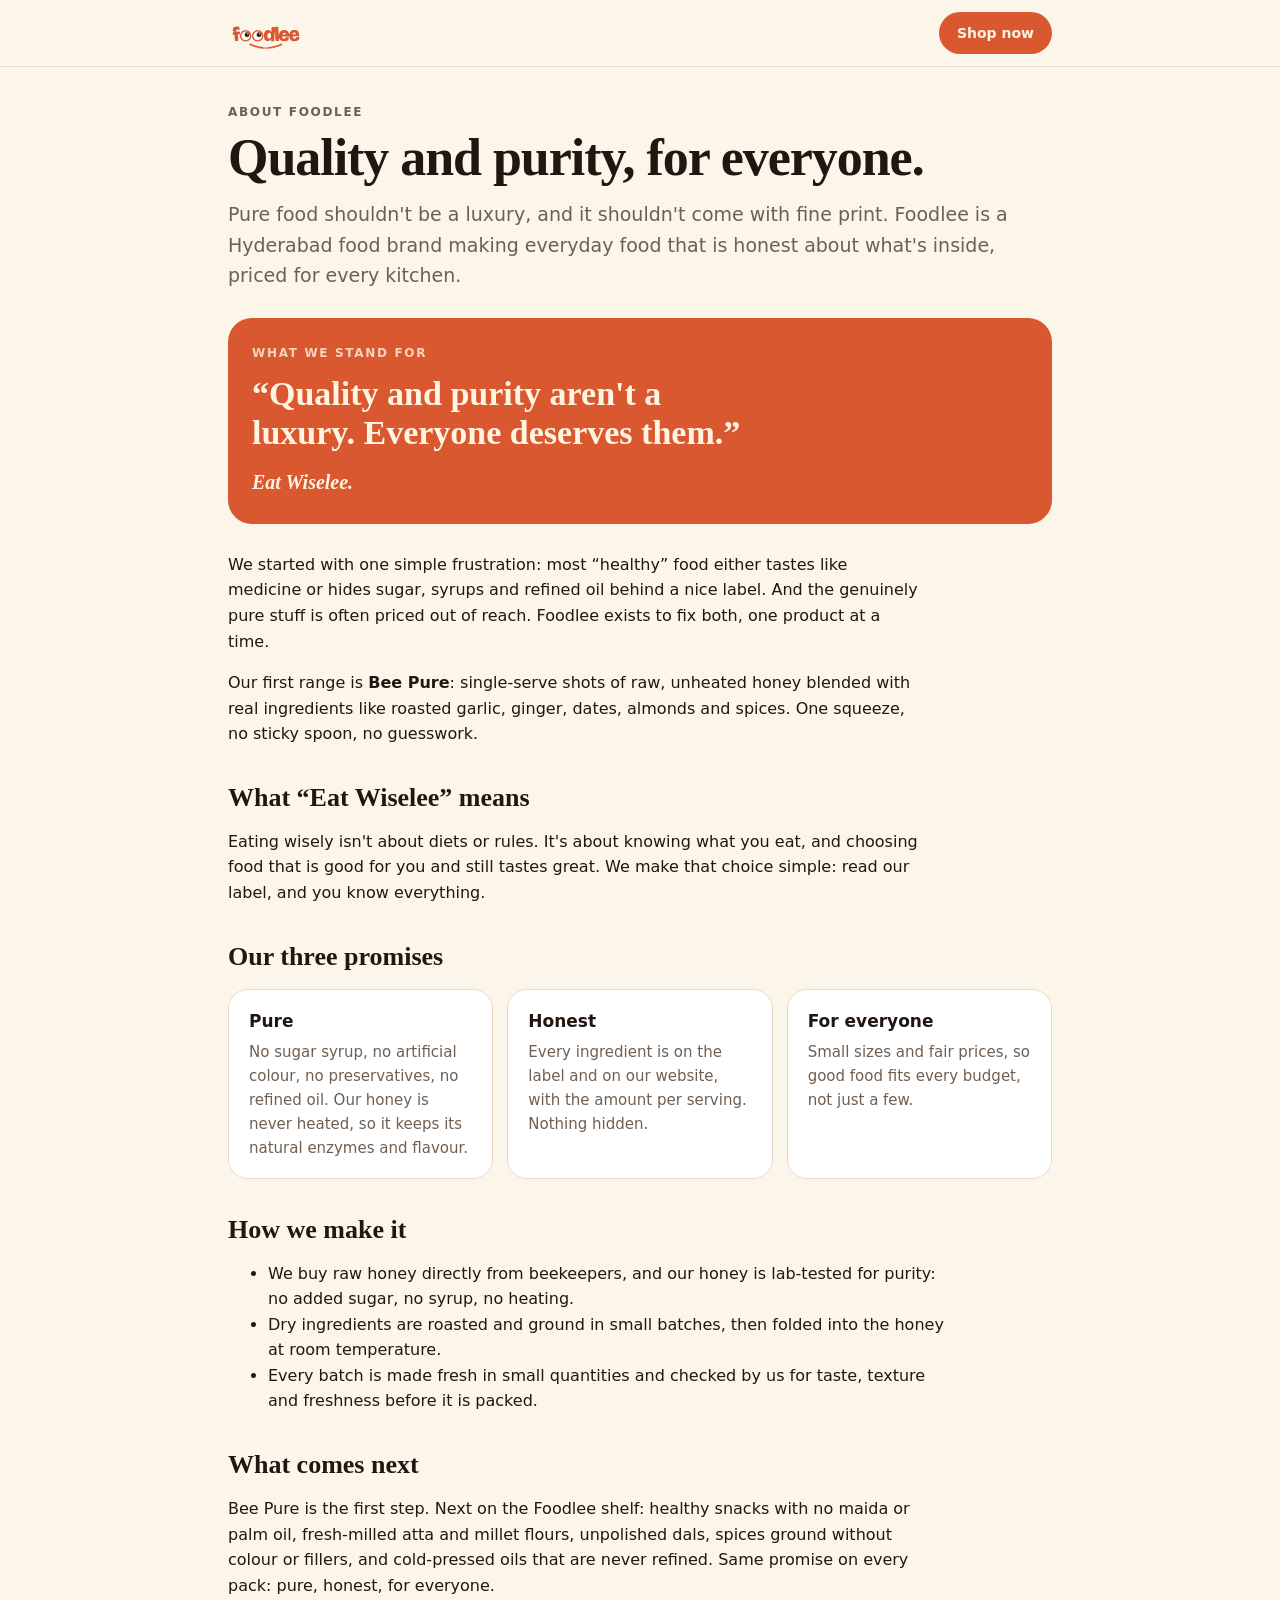
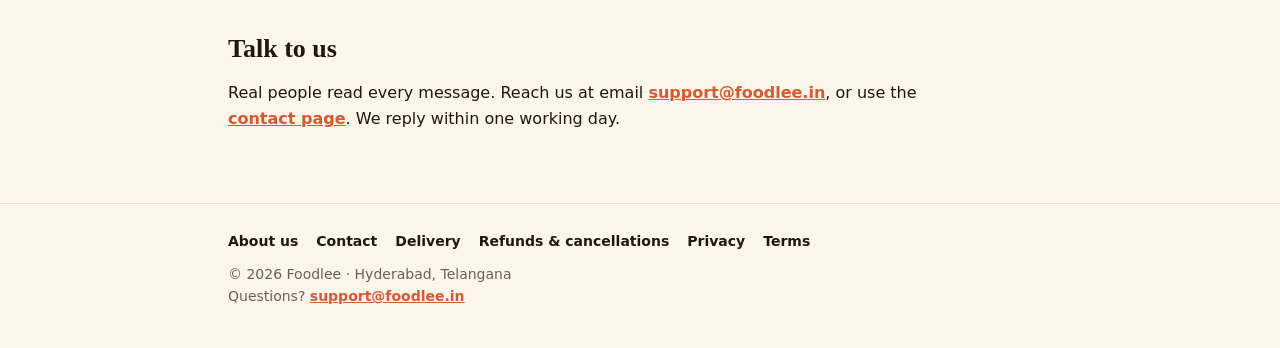
<file: about.html>
<!doctype html>
<html lang="en"><head><meta charset="utf-8"><meta http-equiv="Content-Security-Policy" content="default-src 'self'; script-src 'self' 'unsafe-inline'; style-src 'self' 'unsafe-inline' https://fonts.googleapis.com; font-src 'self' https://fonts.gstatic.com; img-src 'self' data:; connect-src 'self' https://script.google.com https://script.googleusercontent.com; frame-src 'none'; object-src 'none'; base-uri 'self'; form-action 'self'; upgrade-insecure-requests"><meta name="referrer" content="strict-origin-when-cross-origin"><meta name="viewport" content="width=device-width,initial-scale=1,viewport-fit=cover">
<title>About us · Foodlee</title><meta name="description" content="Foodlee believes quality and purity aren't a luxury: everyone deserves them. Honest everyday food from Hyderabad, starting with Bee Pure raw honey shots. Eat Wiselee."><meta name="theme-color" content="#DA582F">
<link rel="icon" href="icons/favicon.png" type="image/png"><link rel="apple-touch-icon" href="icons/apple-touch-icon.png"><link rel="manifest" href="manifest.webmanifest">
<link rel="canonical" href="https://www.foodlee.in/about.html">
<link rel="preconnect" href="https://fonts.googleapis.com"><link rel="stylesheet" href="https://fonts.googleapis.com/css2?family=Fraunces:ital,opsz,wght@0,9..144,700;1,9..144,600&family=Manrope:wght@400;600;700;800&display=swap"><link rel="stylesheet" href="assets/pages.css"></head>
<body>
<header class="top"><div class="wrap"><a href="./" aria-label="Foodlee home"><img src="assets/logo.svg" alt="Foodlee" width="88" height="36"></a><a class="shop" href="./">Shop now</a></div></header>
<main class="wrap">

<p class="eyebrow">About Foodlee</p>
<h1>Quality and purity, for everyone.</h1>
<p class="lead">Pure food shouldn't be a luxury, and it shouldn't come with fine print. Foodlee is a Hyderabad food brand making everyday food that is honest about what's inside, priced for every kitchen.</p>

<div class="motto"><p class="motto-k">What we stand for</p><p class="motto-q">“Quality and purity aren't a luxury. Everyone deserves them.”</p><p class="motto-t">Eat Wiselee.</p></div>

<p>We started with one simple frustration: most “healthy” food either tastes like medicine or hides sugar, syrups and refined oil behind a nice label. And the genuinely pure stuff is often priced out of reach. Foodlee exists to fix both, one product at a time.</p>
<p>Our first range is <b>Bee Pure</b>: single-serve shots of raw, unheated honey blended with real ingredients like roasted garlic, ginger, dates, almonds and spices. One squeeze, no sticky spoon, no guesswork.</p>

<h2>What “Eat Wiselee” means</h2>
<p>Eating wisely isn't about diets or rules. It's about knowing what you eat, and choosing food that is good for you and still tastes great. We make that choice simple: read our label, and you know everything.</p>

<h2>Our three promises</h2>
<div class="grid">
<div class="card"><b>Pure</b><p>No sugar syrup, no artificial colour, no preservatives, no refined oil. Our honey is never heated, so it keeps its natural enzymes and flavour.</p></div>
<div class="card"><b>Honest</b><p>Every ingredient is on the label and on our website, with the amount per serving. Nothing hidden.</p></div>
<div class="card"><b>For everyone</b><p>Small sizes and fair prices, so good food fits every budget, not just a few.</p></div>
</div>

<h2>How we make it</h2>
<ul>
<li>We buy raw honey directly from beekeepers, and our honey is lab-tested for purity: no added sugar, no syrup, no heating.</li>
<li>Dry ingredients are roasted and ground in small batches, then folded into the honey at room temperature.</li>
<li>Every batch is made fresh in small quantities and checked by us for taste, texture and freshness before it is packed.</li>
</ul>

<h2>What comes next</h2>
<p>Bee Pure is the first step. Next on the Foodlee shelf: healthy snacks with no maida or palm oil, fresh-milled atta and millet flours, unpolished dals, spices ground without colour or fillers, and cold-pressed oils that are never refined. Same promise on every pack: pure, honest, for everyone.</p>

<p data-need="founder">Foodlee was founded by <b data-cfg="founder"></b>.</p>

<h2>Talk to us</h2>
<p>Real people read every message. Reach us at email <a data-cfg="supportEmail" data-link="mail" href="mailto:support@foodlee.in">support@foodlee.in</a><span data-need="whatsapp"> or WhatsApp <a data-cfg="whatsapp" data-link="wa" href="#"></a></span>, or use the <a href="contact.html">contact page</a>. We reply within one working day.</p>

</main>
<footer><div class="wrap"><nav><a href="about.html">About us</a><a href="contact.html">Contact</a><a href="shipping-policy.html">Delivery</a><a href="refund-policy.html">Refunds & cancellations</a><a href="privacy-policy.html">Privacy</a><a href="terms.html">Terms</a></nav>
<div>© <span id="year">2026</span> <span data-cfg="legalName">Foodlee</span> · <span data-cfg="city">Hyderabad, Telangana</span><span data-need="fssai"> · FSSAI Lic. No. <span data-cfg="fssai"></span></span><span data-need="gstin"> · GSTIN <span data-cfg="gstin"></span></span></div>
<div>Questions? <a data-cfg="supportEmail" data-link="mail" href="mailto:support@foodlee.in">support@foodlee.in</a></div></div></footer>
<script src="config.js"></script><script src="assets/pages.js"></script>
</body></html>
</file>
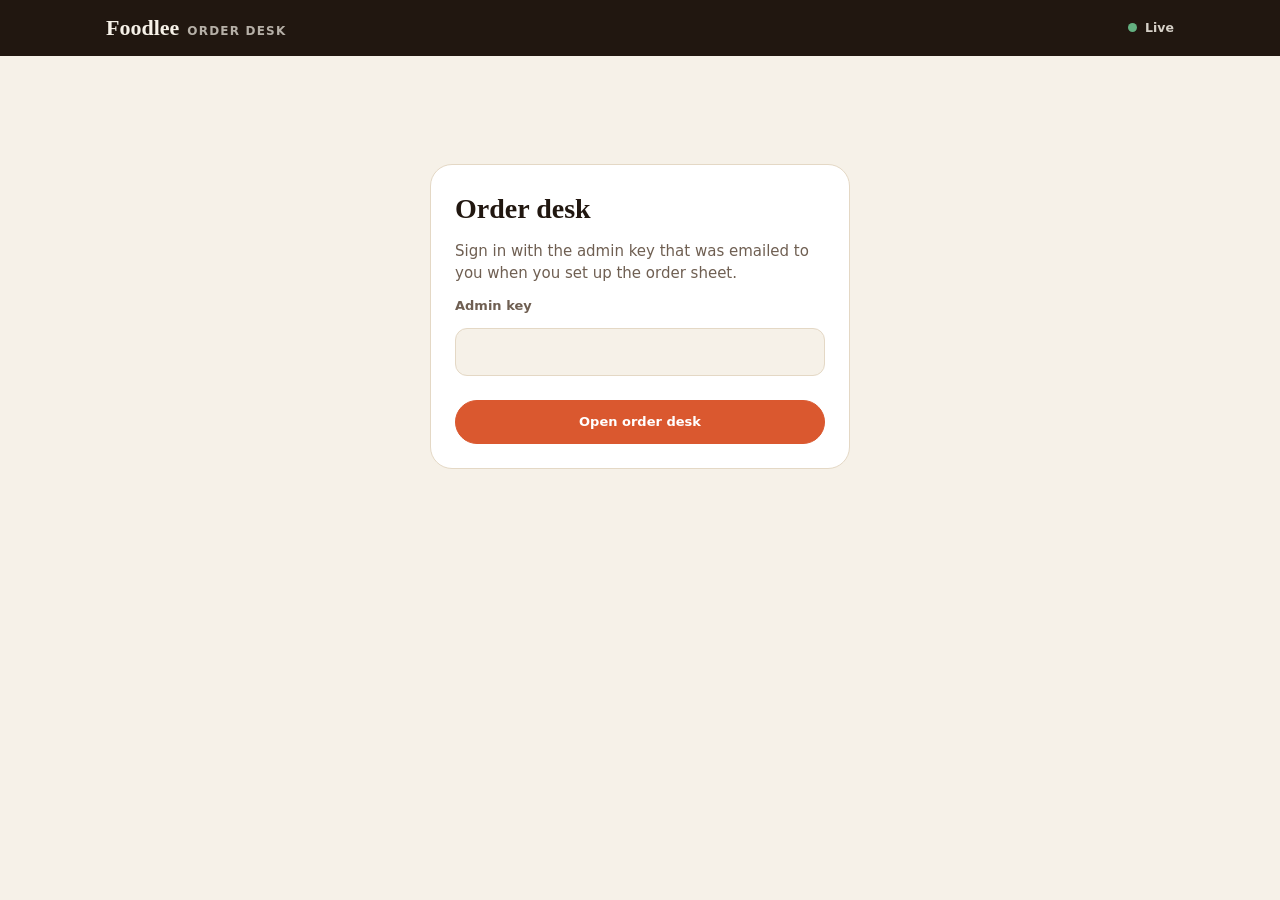
<file: admin.html>
<!doctype html>
<html lang="en"><head><meta charset="utf-8"><meta http-equiv="Content-Security-Policy" content="default-src 'self'; script-src 'self' 'unsafe-inline'; style-src 'self' 'unsafe-inline' https://fonts.googleapis.com; font-src 'self' https://fonts.gstatic.com; img-src 'self' data: blob:; connect-src 'self' https://script.google.com https://script.googleusercontent.com; manifest-src 'self'; worker-src 'self'; frame-src 'none'; object-src 'none'; base-uri 'self'; form-action 'self'; upgrade-insecure-requests"><meta name="referrer" content="no-referrer"><meta name="robots" content="noindex,nofollow"><meta name="viewport" content="width=device-width,initial-scale=1,viewport-fit=cover">
<title>Order desk · Foodlee</title><meta name="robots" content="noindex,nofollow"><meta name="theme-color" content="#211710">
<link rel="icon" href="icons/favicon.png" type="image/png"><link rel="apple-touch-icon" href="icons/apple-touch-icon.png">
<link rel="stylesheet" href="https://fonts.googleapis.com/css2?family=Fraunces:opsz,wght@9..144,700&family=Manrope:wght@500;600;700;800&display=swap">
<style>
:root{--bg:#F6F1E8;--surface:#FFFFFF;--sunk:#EFE7DA;--ink:#211710;--muted:#6F5F52;--line:#E4D8C5;--brand:#DA582F;--ok:#2C7A4B;--warn:#B26B00;--bad:#B3261E;
  --display:'Fraunces',Georgia,serif;--body:'Manrope',system-ui,-apple-system,'Segoe UI',sans-serif}
@media (prefers-color-scheme:dark){:root{--bg:#120D0A;--surface:#1E1611;--sunk:#18120E;--ink:#F5EBDB;--muted:#AE9E8F;--line:#33271E;--brand:#E8693E;--ok:#6FCB94;--warn:#E8B44A;--bad:#F08A80;color-scheme:dark}}
*{box-sizing:border-box}body{margin:0;background:var(--bg);color:var(--ink);font-family:var(--body);font-size:15px;line-height:1.45}
button,select{font:inherit;color:inherit;cursor:pointer}a{color:inherit}
.wrap{max-width:1100px;margin:0 auto;padding-left:max(16px,env(safe-area-inset-left,0px));padding-right:max(16px,env(safe-area-inset-right,0px))}
header{position:sticky;top:0;z-index:5;background:var(--ink);color:var(--bg)}
header .wrap{display:flex;align-items:center;justify-content:space-between;gap:12px;padding-block:12px}
header h1{margin:0;font-family:var(--display);font-size:22px}header h1 small{font-family:var(--body);font-size:12px;opacity:.7;font-weight:700;letter-spacing:.1em;text-transform:uppercase;margin-left:8px}
.live{display:flex;align-items:center;gap:8px;font-size:12.5px;font-weight:700;opacity:.85}.live i{width:9px;height:9px;border-radius:50%;background:#6FCB94;box-shadow:0 0 0 0 #6FCB94;animation:pulse 2s infinite}
@keyframes pulse{70%{box-shadow:0 0 0 9px transparent}}
main{padding-block:18px 60px;display:flex;flex-direction:column;gap:16px}
.stats{display:grid;grid-template-columns:repeat(auto-fit,minmax(150px,1fr));gap:10px}
.stat{background:var(--surface);border:1px solid var(--line);border-radius:16px;padding:14px}.stat b{display:block;font-family:var(--display);font-size:28px;font-variant-numeric:tabular-nums}.stat span{color:var(--muted);font-size:12.5px;font-weight:700}
.tabs{display:flex;gap:8px;overflow-x:auto;scrollbar-width:none}.tabs::-webkit-scrollbar{display:none}
.tab{flex:none;border:1px solid var(--line);background:var(--surface);border-radius:99px;padding:8px 14px;font-weight:700;font-size:13.5px}
.tab[aria-pressed="true"]{background:var(--ink);color:var(--bg);border-color:var(--ink)}.tab em{font-style:normal;opacity:.65;margin-left:4px}
.list{display:grid;grid-template-columns:repeat(auto-fill,minmax(320px,1fr));gap:12px}
.o{background:var(--surface);border:1px solid var(--line);border-radius:18px;padding:14px 16px;display:flex;flex-direction:column;gap:9px;min-width:0}
.o.new{border-color:var(--brand);box-shadow:0 0 0 2px color-mix(in srgb,var(--brand) 30%,transparent)}
.oh{display:flex;justify-content:space-between;gap:10px;align-items:baseline}.oh b{font-size:16px}.oh span{color:var(--muted);font-size:12.5px;white-space:nowrap}
.pills{display:flex;gap:6px;flex-wrap:wrap}.pill{font-size:12px;font-weight:800;border-radius:99px;padding:4px 10px;background:var(--sunk)}
.pill.warn{background:color-mix(in srgb,var(--warn) 18%,transparent);color:var(--warn)}.pill.ok{background:color-mix(in srgb,var(--ok) 16%,transparent);color:var(--ok)}.pill.bad{background:color-mix(in srgb,var(--bad) 14%,transparent);color:var(--bad)}.pill.brand{background:var(--brand);color:#fff}
.items{background:var(--sunk);border-radius:12px;padding:9px 11px;font-size:14px;white-space:pre-line}
.who{font-size:14px}.who b{font-size:15px}.who .addr{color:var(--muted);word-break:break-word}
.total{display:flex;justify-content:space-between;align-items:center;font-weight:800;font-size:17px;font-variant-numeric:tabular-nums}
.acts{display:flex;gap:6px;flex-wrap:wrap}
.btn{border:1px solid var(--line);background:var(--surface);border-radius:99px;padding:8px 13px;font-weight:800;font-size:13px;text-decoration:none;display:inline-flex;align-items:center;gap:6px}
.btn.main{background:var(--brand);border-color:var(--brand);color:#fff}.btn.dark{background:var(--ink);border-color:var(--ink);color:var(--bg)}
.btn:disabled{opacity:.5;cursor:wait}
select{border:1px solid var(--line);background:var(--surface);border-radius:99px;padding:8px 12px;font-weight:700;font-size:13px}
.login{max-width:420px;margin:12vh auto 0;background:var(--surface);border:1px solid var(--line);border-radius:22px;padding:24px;display:flex;flex-direction:column;gap:12px}
.login h2{margin:0;font-family:var(--display);font-size:28px}.login p{margin:0;color:var(--muted)}
.login input{font:inherit;color:var(--ink);background:var(--bg);border:1px solid var(--line);border-radius:12px;padding:12px}
.err{color:var(--bad);font-weight:700;font-size:14px}.muted{color:var(--muted)}
.empty{border:1.5px dashed var(--line);border-radius:18px;padding:34px;text-align:center;color:var(--muted)}
.msg{background:var(--surface);border:1px solid var(--line);border-radius:16px;padding:12px 14px}.msg p{margin:6px 0 0;white-space:pre-line}
.bar{display:flex;justify-content:space-between;align-items:center;gap:10px;flex-wrap:wrap}
:focus-visible{outline:2.5px solid var(--brand);outline-offset:2px}
</style></head>
<body>
<header><div class="wrap"><h1>Foodlee<small>Order desk</small></h1><div class="live" id="live" hidden><i></i><span id="liveTxt">Live</span></div></div></header>
<div class="wrap" id="app"></div>
<script src="config.js"></script>
<script>if (window.top !== window.self) { try { window.top.location = window.self.location } catch(e){ document.documentElement.innerHTML = "" } }

const C = window.FOODLEE || {}, URL_ = C.sheetUrl, $ = s => document.querySelector(s);
const esc = s => String(s == null ? "" : s).replace(/[&<>"']/g, c => ({"&":"&amp;","<":"&lt;",">":"&gt;",'"':"&quot;","'":"&#39;"}[c]));
const rs = n => "₹" + Math.round(Number(n) || 0).toLocaleString("en-IN");
const FLOW = ["New", "Confirmed", "Packed", "Out for delivery", "Delivered"];
const NEXT = { "New":"Confirm", "Confirmed":"Mark packed", "Packed":"Out for delivery", "Out for delivery":"Mark delivered" };
const MSG = { "Confirmed":"Hi {n}, your Foodlee order {id} is confirmed. Delivery: {slot}. Thank you!", "Packed":"Hi {n}, your Foodlee order {id} is packed and will leave soon.",
  "Out for delivery":"Hi {n}, your Foodlee order {id} is out for delivery. Our rider will call you shortly.", "Delivered":"Hi {n}, your Foodlee order {id} has been delivered. Enjoy! Reply here if anything isn’t right." };
let key = ""; try { key = localStorage.getItem("foodlee:adminKey") || "" } catch(e){}
let D = { orders: [], messages: [] }, filter = "Open", seen = null, busy = {}, timer = null, err = "";

function login(){ $("#app").innerHTML = `<form class="login" id="lf"><h2>Order desk</h2>
  ${URL_ ? `<p>Sign in with the admin key that was emailed to you when you set up the order sheet.</p>
  <label for="k" class="muted" style="font-size:13px;font-weight:700">Admin key</label><input id="k" autocomplete="current-password" required>
  <div class="err" id="le">${esc(err)}</div><button class="btn main" style="justify-content:center;padding:12px">Open order desk</button>`
  : `<p>The order sheet isn’t connected yet. Add its web-app link as <b>sheetUrl</b> in <code>config.js</code>, following <code>backend/SETUP.md</code>.</p>`}</form>`;
  const f = $("#lf"); if (f) f.onsubmit = ev => { ev.preventDefault(); key = $("#k").value.trim(); load(true) } }

async function load(first){
  try { let r = await fetch(URL_, { method:"POST", body: JSON.stringify({ action:"orders", key }) }), j = await r.json(); if (j && j.error === "unknown action") { r = await fetch(URL_ + "?action=orders&key=" + encodeURIComponent(key)); j = await r.json() }
    if (!j.ok) { err = "That key didn’t work. Check the email titled “Your Foodlee order desk key”."; key = ""; try { localStorage.removeItem("foodlee:adminKey") } catch(e){} clearInterval(timer); return login() }
    try { localStorage.setItem("foodlee:adminKey", key) } catch(e){}
    const ids = new Set(j.orders.map(o => o["Order ID"]));
    if (seen) { const fresh = j.orders.filter(o => !seen.has(o["Order ID"])); if (fresh.length) alertNew(fresh) }
    seen = ids; D = j; $("#live").hidden = false; $("#liveTxt").textContent = "Live · updated " + new Date().toLocaleTimeString("en-IN", { hour:"numeric", minute:"2-digit" }); draw();
    if (first) { clearInterval(timer); timer = setInterval(() => load(false), 20000); askNotify() }
  } catch(e){ $("#liveTxt") && ($("#liveTxt").textContent = "Offline · retrying"); if (first) { err = "Couldn’t reach the order sheet. Check your internet and the sheetUrl in config.js."; login() } } }

function askNotify(){ if ("Notification" in window && Notification.permission === "default") Notification.requestPermission().catch(() => {}) }
function beep(){ try { const a = new (window.AudioContext || window.webkitAudioContext)(), t = a.currentTime; [0, .18, .36].forEach((d, i) => { const o = a.createOscillator(), g = a.createGain(); o.frequency.value = [880, 1175, 1568][i]; g.gain.setValueAtTime(.0001, t + d); g.gain.exponentialRampToValueAtTime(.3, t + d + .02); g.gain.exponentialRampToValueAtTime(.0001, t + d + .16); o.connect(g).connect(a.destination); o.start(t + d); o.stop(t + d + .18) }) } catch(e){} }
function alertNew(list){ beep(); document.title = "(" + list.length + ") New order · Foodlee";
  list.forEach(o => { try { if (Notification.permission === "granted") new Notification("New order " + o["Order ID"] + " · " + rs(o["Total (₹)"]), { body: o["Name"] + " · " + o["Area"] + "\n" + String(o["Items"]).split("; ").join(", "), icon: "icons/icon-192.png", tag: o["Order ID"] }) } catch(e){} }) }
addEventListener("focus", () => { document.title = "Order desk · Foodlee" });

const isOpen = o => !["Delivered", "Cancelled"].includes(o["Status"]);
const today = o => new Date(o["Time"]).toDateString() === new Date().toDateString();
function payPill(p){ const cls = /^Paid/.test(p) ? "ok" : /verified|Awaiting/.test(p) ? "warn" : /Refund/.test(p) ? "bad" : ""; return p ? `<span class="pill ${cls}">${esc(p)}</span>` : "" }
function waLink(o, status){ const ph = String(o["Phone"]).replace(/\D/g, ""), n = ph.length === 10 ? "91" + ph : ph;
  const t = (MSG[status] || "Hi {n}, this is Foodlee about your order {id}.").replace("{n}", String(o["Name"]).split(" ")[0]).replace("{id}", o["Order ID"]).replace("{slot}", o["Delivery slot"]);
  return "https://wa.me/" + n + "?text=" + encodeURIComponent(t) }

function card(o){ const id = o["Order ID"], st = o["Status"], t = new Date(o["Time"]), nx = NEXT[st];
  return `<article class="o ${st === "New" ? "new" : ""}">
  <div class="oh"><b>${esc(id)}</b><span>${t.toLocaleDateString("en-IN", { day:"numeric", month:"short" })}, ${t.toLocaleTimeString("en-IN", { hour:"numeric", minute:"2-digit" })}</span></div>
  <div class="pills"><span class="pill ${st === "New" ? "brand" : st === "Delivered" ? "ok" : st === "Cancelled" ? "bad" : ""}">${esc(st)}</span>${payPill(o["Payment"])}${o["UPI ref"] ? `<span class="pill">UPI ref ${esc(o["UPI ref"])}</span>` : ""}${o["Repeat monthly"] === "Yes" ? `<span class="pill">Monthly</span>` : ""}</div>
  <div class="items">${esc(String(o["Items"]).split("; ").join("\n"))}</div>
  <div class="total"><span>${rs(o["Total (₹)"])}</span><span class="muted" style="font-size:13px;font-weight:700">${esc(o["Pay with"])}</span></div>
  <div class="who"><b>${esc(o["Name"])}</b> · <a href="tel:${esc(o["Phone"])}">${esc(o["Phone"])}</a><div class="addr">${esc(o["Address"])}, ${esc(o["Area"])}${o["Landmark"] ? " · near " + esc(o["Landmark"]) : ""} · ${esc(o["Pincode"])}</div><div class="muted" style="font-size:13px">Delivery: ${esc(o["Delivery slot"])}</div></div>
  <div class="acts">
  ${nx ? `<button class="btn main" data-set="${esc(id)}" data-status="${FLOW[FLOW.indexOf(st) + 1]}" ${busy[id] ? "disabled" : ""}>${nx}</button>` : ""}
  ${/verified|Awaiting/.test(o["Payment"]) ? `<button class="btn dark" data-set="${esc(id)}" data-payment="Paid" ${busy[id] ? "disabled" : ""}>Mark paid</button>` : ""}
  <a class="btn" href="${waLink(o, nx ? FLOW[FLOW.indexOf(st) + 1] : st)}" target="_blank" rel="noopener">WhatsApp</a>
  ${/^https:\/\/maps\.google\.com\/\?q=-?[\d.]+,-?[\d.]+$/.test(String(o["Map link"])) ? `<a class="btn" href="${esc(o["Map link"])}" target="_blank" rel="noopener">Map</a>` : ""}
  <select data-status-for="${esc(id)}" aria-label="Change status">${["New", "Confirmed", "Packed", "Out for delivery", "Delivered", "Cancelled"].map(s => `<option ${s === st ? "selected" : ""}>${s}</option>`).join("")}</select>
  </div></article>` }

function draw(){ const O = D.orders, open = O.filter(isOpen), td = O.filter(today);
  const groups = { "Open": open, "New": O.filter(o => o["Status"] === "New"), "To verify": O.filter(o => /verified|Awaiting/.test(o["Payment"]) && o["Status"] !== "Cancelled"), "Delivered": O.filter(o => o["Status"] === "Delivered"), "All": O, "Messages": null };
  const list = filter === "Messages" ? null : groups[filter];
  $("#app").innerHTML = `<main>
  <div class="stats"><div class="stat"><b>${td.length}</b><span>Orders today</span></div><div class="stat"><b>${rs(td.filter(o => o["Status"] !== "Cancelled").reduce((a, o) => a + Number(o["Total (₹)"] || 0), 0))}</b><span>Sales today</span></div>
  <div class="stat"><b>${open.length}</b><span>To fulfil</span></div><div class="stat"><b>${groups["To verify"].length}</b><span>Payments to check</span></div></div>
  <div class="bar"><div class="tabs">${Object.keys(groups).map(k => `<button class="tab" data-filter="${k}" aria-pressed="${k === filter}">${k}<em>${k === "Messages" ? D.messages.length : groups[k].length}</em></button>`).join("")}</div>
  <div style="display:flex;gap:8px"><button class="btn" data-refresh>Refresh</button><button class="btn" data-logout>Sign out</button></div></div>
  ${filter === "Messages" ? (D.messages.length ? D.messages.map(m => `<div class="msg"><b>${esc(m.name)}</b> · <span class="muted">${esc(m.reach)} · ${new Date(m.time).toLocaleString("en-IN", { day:"numeric", month:"short", hour:"numeric", minute:"2-digit" })}</span><p>${esc(m.message)}</p></div>`).join("") : `<div class="empty">No messages yet.</div>`)
   : list.length ? `<div class="list">${list.map(card).join("")}</div>` : `<div class="empty">${filter === "Open" ? "All caught up. New orders appear here automatically, with a sound and a notification." : "Nothing here."}</div>`}
  <p class="muted" style="font-size:12.5px">Keep this page open on your phone or laptop: it checks for new orders every 20 seconds. Every order is also emailed to you and saved in your Google Sheet.</p></main>` }

async function setOrder(id, body){ busy[id] = true; draw(); const o = D.orders.find(x => x["Order ID"] === id);
  try { const r = await fetch(URL_, { method:"POST", body: JSON.stringify({ action:"set", key, id, ...body }) }); const j = await r.json(); if (!j.ok) throw 0;
    if (body.status) o["Status"] = body.status; if (body.payment) o["Payment"] = body.payment } catch(e){ alertBox("Couldn’t update " + id + ". Try again.") }
  busy[id] = false; draw() }
function alertBox(t){ const d = document.createElement("div"); d.className = "err"; d.style.cssText = "position:fixed;left:50%;bottom:20px;translate:-50% 0;background:var(--surface);border:1px solid var(--line);padding:12px 16px;border-radius:12px;z-index:9"; d.textContent = t; document.body.appendChild(d); setTimeout(() => d.remove(), 3000) }

document.addEventListener("click", ev => { const b = ev.target.closest("button"); if (!b) return;
  if (b.dataset.filter) { filter = b.dataset.filter; draw() }
  else if (b.dataset.set) setOrder(b.dataset.set, b.dataset.status ? { status: b.dataset.status } : { payment: b.dataset.payment });
  else if (b.hasAttribute("data-refresh")) load(false);
  else if (b.hasAttribute("data-logout")) { try { localStorage.removeItem("foodlee:adminKey") } catch(e){} key = ""; clearInterval(timer); $("#live").hidden = true; err = ""; login() } });
document.addEventListener("change", ev => { const s = ev.target.closest("select[data-status-for]"); if (s) setOrder(s.dataset.statusFor, { status: s.value }) });
if (key && URL_) { $("#app").innerHTML = `<div class="empty" style="margin-top:20px">Loading orders…</div>`; load(true) } else login();
</script>
</body></html>
</file>
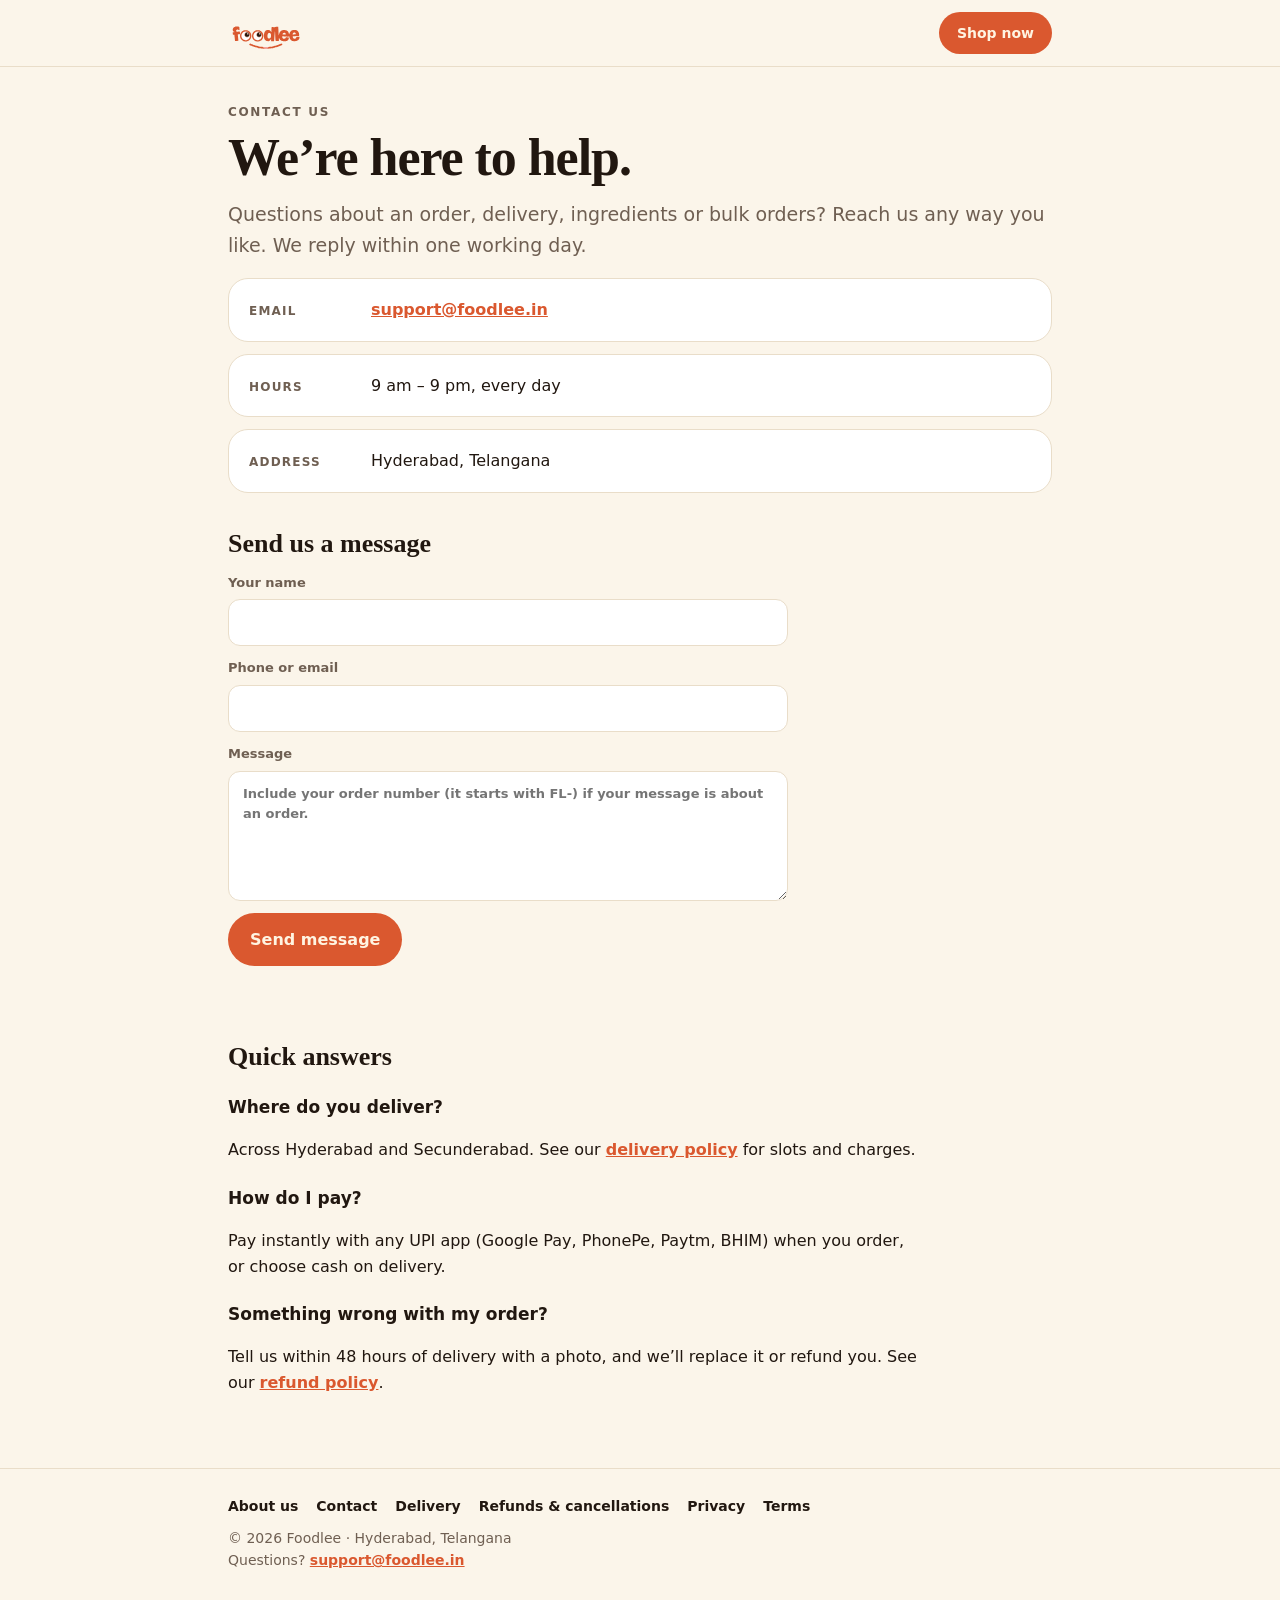
<file: contact.html>
<!doctype html>
<html lang="en"><head><meta charset="utf-8"><meta http-equiv="Content-Security-Policy" content="default-src 'self'; script-src 'self' 'unsafe-inline'; style-src 'self' 'unsafe-inline' https://fonts.googleapis.com; font-src 'self' https://fonts.gstatic.com; img-src 'self' data:; connect-src 'self' https://script.google.com https://script.googleusercontent.com; frame-src 'none'; object-src 'none'; base-uri 'self'; form-action 'self'; upgrade-insecure-requests"><meta name="referrer" content="strict-origin-when-cross-origin"><meta name="viewport" content="width=device-width,initial-scale=1,viewport-fit=cover">
<title>Contact us · Foodlee</title><meta name="description" content="Contact Foodlee for orders, delivery questions, feedback or bulk orders in Hyderabad."><meta name="theme-color" content="#DA582F">
<link rel="icon" href="icons/favicon.png" type="image/png"><link rel="apple-touch-icon" href="icons/apple-touch-icon.png"><link rel="manifest" href="manifest.webmanifest">
<link rel="canonical" href="https://www.foodlee.in/contact.html">
<link rel="preconnect" href="https://fonts.googleapis.com"><link rel="stylesheet" href="https://fonts.googleapis.com/css2?family=Fraunces:ital,opsz,wght@0,9..144,700;1,9..144,600&family=Manrope:wght@400;600;700;800&display=swap"><link rel="stylesheet" href="assets/pages.css"></head>
<body>
<header class="top"><div class="wrap"><a href="./" aria-label="Foodlee home"><img src="assets/logo.svg" alt="Foodlee" width="88" height="36"></a><a class="shop" href="./">Shop now</a></div></header>
<main class="wrap">

<p class="eyebrow">Contact us</p>
<h1>We’re here to help.</h1>
<p class="lead">Questions about an order, delivery, ingredients or bulk orders? Reach us any way you like. We reply within one working day.</p>
<div class="contact-list">
<div class="card"><span class="lbl">Email</span><a data-cfg="supportEmail" data-link="mail" href="mailto:support@foodlee.in">support@foodlee.in</a></div>
<div class="card" data-need="whatsapp"><span class="lbl">WhatsApp</span><a data-cfg="whatsapp" data-link="wa" href="#" target="_blank" rel="noopener"></a></div>
<div class="card" data-need="supportPhone"><span class="lbl">Phone</span><a data-cfg="supportPhone" data-link="tel" href="#"></a></div>
<div class="card"><span class="lbl">Hours</span><div data-cfg="hours">9 am – 9 pm, every day</div></div>
<div class="card"><span class="lbl">Address</span><div><span data-cfg="address"></span><span data-need="address"><br></span><span data-cfg="city">Hyderabad, Telangana</span></div></div>
</div>

<h2>Send us a message</h2>
<form id="contact-form" novalidate>
<label for="c-name">Your name<input id="c-name" name="name" autocomplete="name" required></label>
<label for="c-reach">Phone or email<input id="c-reach" name="reach" autocomplete="email" required></label>
<label for="c-message">Message<textarea id="c-message" name="message" rows="5" required placeholder="Include your order number (it starts with FL-) if your message is about an order."></textarea></label>
<button type="submit">Send message</button>
<p id="contact-msg" class="note" aria-live="polite"></p>
</form>

<h2>Quick answers</h2>
<h3>Where do you deliver?</h3><p>Across Hyderabad and Secunderabad. See our <a href="shipping-policy.html">delivery policy</a> for slots and charges.</p>
<h3>How do I pay?</h3><p>Pay instantly with any UPI app (Google Pay, PhonePe, Paytm, BHIM) when you order, or choose cash on delivery.</p>
<h3>Something wrong with my order?</h3><p>Tell us within 48 hours of delivery with a photo, and we’ll replace it or refund you. See our <a href="refund-policy.html">refund policy</a>.</p>

</main>
<footer><div class="wrap"><nav><a href="about.html">About us</a><a href="contact.html">Contact</a><a href="shipping-policy.html">Delivery</a><a href="refund-policy.html">Refunds & cancellations</a><a href="privacy-policy.html">Privacy</a><a href="terms.html">Terms</a></nav>
<div>© <span id="year">2026</span> <span data-cfg="legalName">Foodlee</span> · <span data-cfg="city">Hyderabad, Telangana</span><span data-need="fssai"> · FSSAI Lic. No. <span data-cfg="fssai"></span></span><span data-need="gstin"> · GSTIN <span data-cfg="gstin"></span></span></div>
<div>Questions? <a data-cfg="supportEmail" data-link="mail" href="mailto:support@foodlee.in">support@foodlee.in</a></div></div></footer>
<script src="config.js"></script><script src="assets/pages.js"></script>
</body></html>
</file>
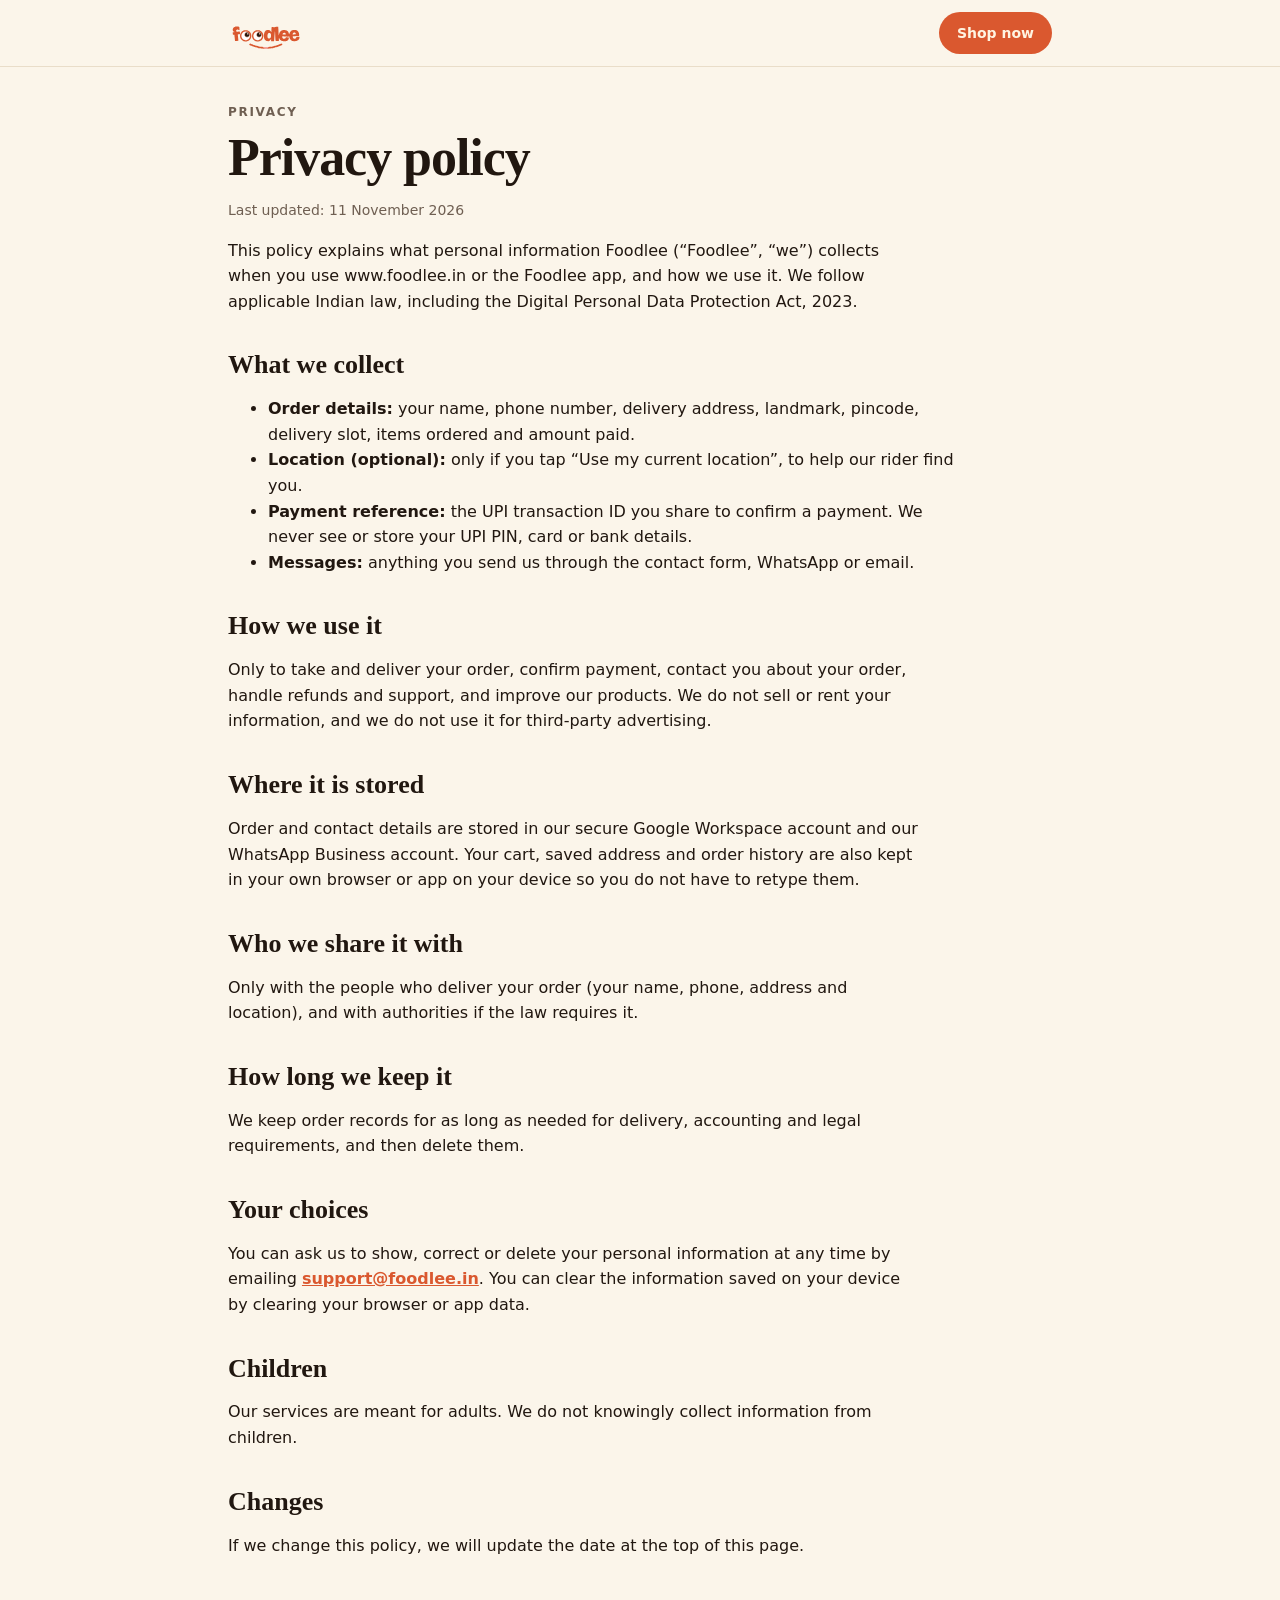
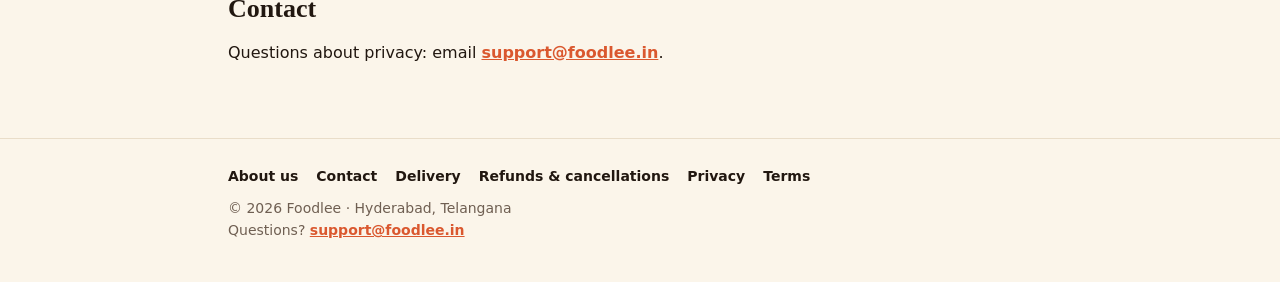
<file: privacy-policy.html>
<!doctype html>
<html lang="en"><head><meta charset="utf-8"><meta http-equiv="Content-Security-Policy" content="default-src 'self'; script-src 'self' 'unsafe-inline'; style-src 'self' 'unsafe-inline' https://fonts.googleapis.com; font-src 'self' https://fonts.gstatic.com; img-src 'self' data:; connect-src 'self' https://script.google.com https://script.googleusercontent.com; frame-src 'none'; object-src 'none'; base-uri 'self'; form-action 'self'; upgrade-insecure-requests"><meta name="referrer" content="strict-origin-when-cross-origin"><meta name="viewport" content="width=device-width,initial-scale=1,viewport-fit=cover">
<title>Privacy policy · Foodlee</title><meta name="description" content="How Foodlee collects, uses and protects your personal information."><meta name="theme-color" content="#DA582F">
<link rel="icon" href="icons/favicon.png" type="image/png"><link rel="apple-touch-icon" href="icons/apple-touch-icon.png"><link rel="manifest" href="manifest.webmanifest">
<link rel="canonical" href="https://www.foodlee.in/privacy-policy.html">
<link rel="preconnect" href="https://fonts.googleapis.com"><link rel="stylesheet" href="https://fonts.googleapis.com/css2?family=Fraunces:ital,opsz,wght@0,9..144,700;1,9..144,600&family=Manrope:wght@400;600;700;800&display=swap"><link rel="stylesheet" href="assets/pages.css"></head>
<body>
<header class="top"><div class="wrap"><a href="./" aria-label="Foodlee home"><img src="assets/logo.svg" alt="Foodlee" width="88" height="36"></a><a class="shop" href="./">Shop now</a></div></header>
<main class="wrap">

<p class="eyebrow">Privacy</p>
<h1>Privacy policy</h1>
<p class="updated">Last updated: 11 November 2026</p>
<p>This policy explains what personal information <span data-cfg="legalName">Foodlee</span> (“Foodlee”, “we”) collects when you use www.foodlee.in or the Foodlee app, and how we use it. We follow applicable Indian law, including the Digital Personal Data Protection Act, 2023.</p>
<h2>What we collect</h2>
<ul><li><b>Order details:</b> your name, phone number, delivery address, landmark, pincode, delivery slot, items ordered and amount paid.</li>
<li><b>Location (optional):</b> only if you tap “Use my current location”, to help our rider find you.</li>
<li><b>Payment reference:</b> the UPI transaction ID you share to confirm a payment. We never see or store your UPI PIN, card or bank details.</li>
<li><b>Messages:</b> anything you send us through the contact form, WhatsApp or email.</li></ul>
<h2>How we use it</h2>
<p>Only to take and deliver your order, confirm payment, contact you about your order, handle refunds and support, and improve our products. We do not sell or rent your information, and we do not use it for third-party advertising.</p>
<h2>Where it is stored</h2>
<p>Order and contact details are stored in our secure Google Workspace account and our WhatsApp Business account. Your cart, saved address and order history are also kept in your own browser or app on your device so you do not have to retype them.</p>
<h2>Who we share it with</h2>
<p>Only with the people who deliver your order (your name, phone, address and location), and with authorities if the law requires it.</p>
<h2>How long we keep it</h2>
<p>We keep order records for as long as needed for delivery, accounting and legal requirements, and then delete them.</p>
<h2>Your choices</h2>
<p>You can ask us to show, correct or delete your personal information at any time by emailing <a data-cfg="supportEmail" data-link="mail" href="mailto:support@foodlee.in">support@foodlee.in</a>. You can clear the information saved on your device by clearing your browser or app data.</p>
<h2>Children</h2>
<p>Our services are meant for adults. We do not knowingly collect information from children.</p>
<h2>Changes</h2>
<p>If we change this policy, we will update the date at the top of this page.</p>
<h2>Contact</h2>
<p>Questions about privacy: email <a data-cfg="supportEmail" data-link="mail" href="mailto:support@foodlee.in">support@foodlee.in</a><span data-need="whatsapp"> or WhatsApp <a data-cfg="whatsapp" data-link="wa" href="#"></a></span>.</p>

</main>
<footer><div class="wrap"><nav><a href="about.html">About us</a><a href="contact.html">Contact</a><a href="shipping-policy.html">Delivery</a><a href="refund-policy.html">Refunds & cancellations</a><a href="privacy-policy.html">Privacy</a><a href="terms.html">Terms</a></nav>
<div>© <span id="year">2026</span> <span data-cfg="legalName">Foodlee</span> · <span data-cfg="city">Hyderabad, Telangana</span><span data-need="fssai"> · FSSAI Lic. No. <span data-cfg="fssai"></span></span><span data-need="gstin"> · GSTIN <span data-cfg="gstin"></span></span></div>
<div>Questions? <a data-cfg="supportEmail" data-link="mail" href="mailto:support@foodlee.in">support@foodlee.in</a></div></div></footer>
<script src="config.js"></script><script src="assets/pages.js"></script>
</body></html>
</file>
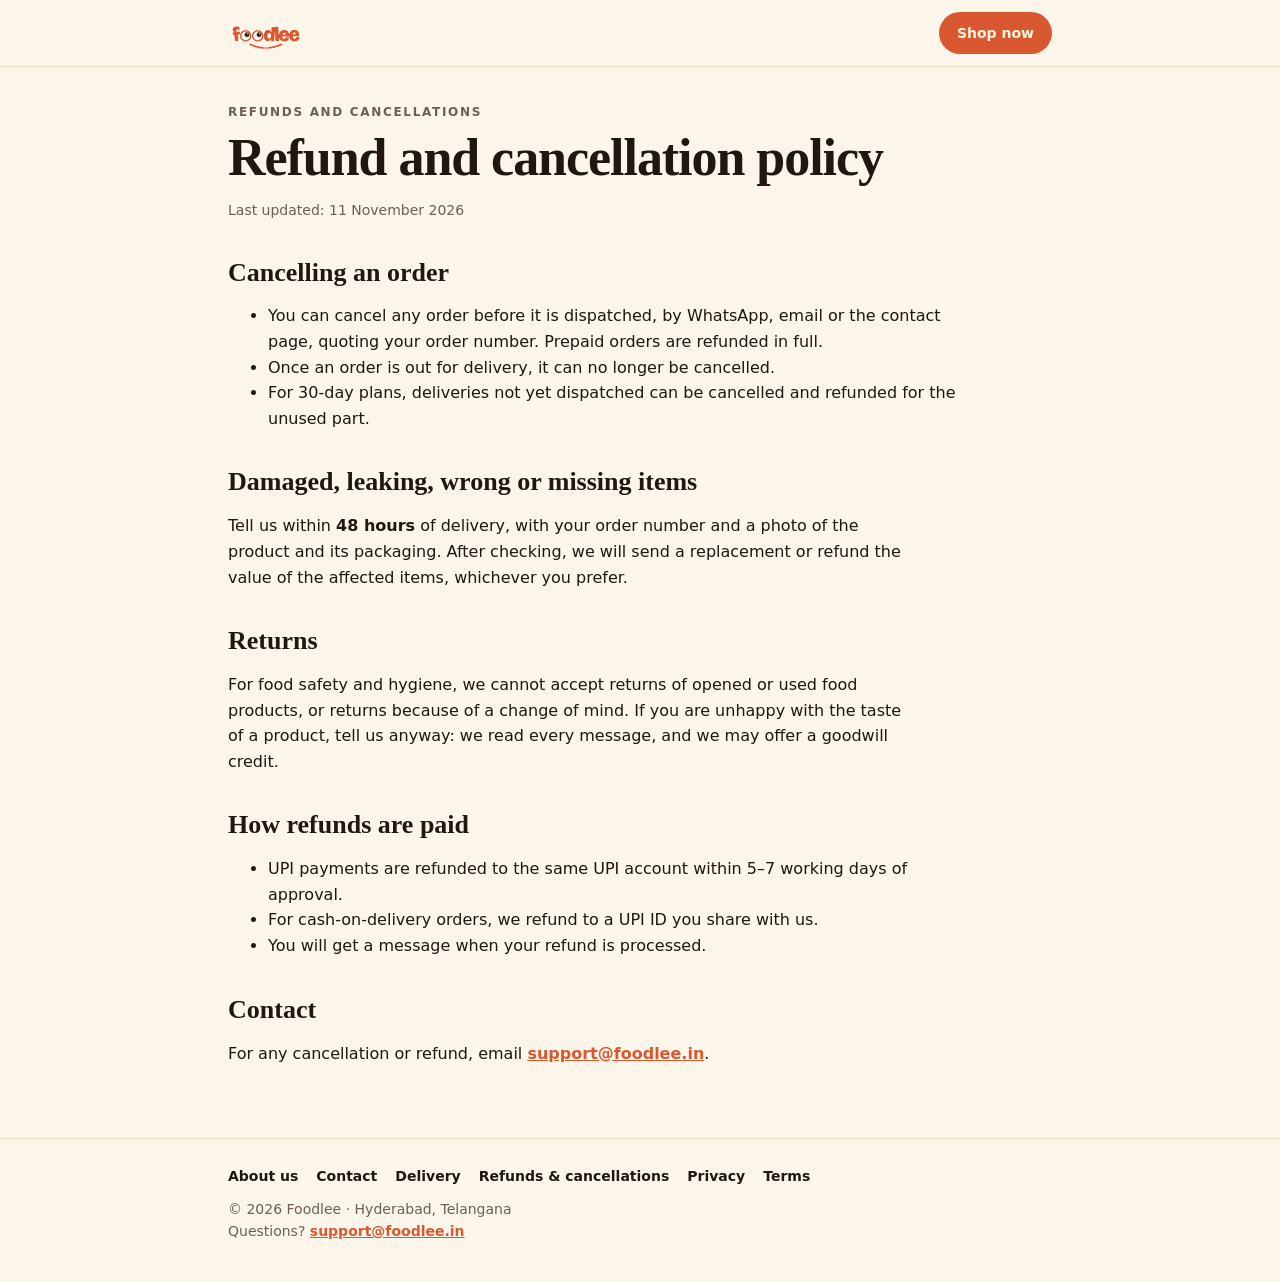
<file: refund-policy.html>
<!doctype html>
<html lang="en"><head><meta charset="utf-8"><meta http-equiv="Content-Security-Policy" content="default-src 'self'; script-src 'self' 'unsafe-inline'; style-src 'self' 'unsafe-inline' https://fonts.googleapis.com; font-src 'self' https://fonts.gstatic.com; img-src 'self' data:; connect-src 'self' https://script.google.com https://script.googleusercontent.com; frame-src 'none'; object-src 'none'; base-uri 'self'; form-action 'self'; upgrade-insecure-requests"><meta name="referrer" content="strict-origin-when-cross-origin"><meta name="viewport" content="width=device-width,initial-scale=1,viewport-fit=cover">
<title>Refund and cancellation policy · Foodlee</title><meta name="description" content="How to cancel a Foodlee order, report a problem and get a refund."><meta name="theme-color" content="#DA582F">
<link rel="icon" href="icons/favicon.png" type="image/png"><link rel="apple-touch-icon" href="icons/apple-touch-icon.png"><link rel="manifest" href="manifest.webmanifest">
<link rel="canonical" href="https://www.foodlee.in/refund-policy.html">
<link rel="preconnect" href="https://fonts.googleapis.com"><link rel="stylesheet" href="https://fonts.googleapis.com/css2?family=Fraunces:ital,opsz,wght@0,9..144,700;1,9..144,600&family=Manrope:wght@400;600;700;800&display=swap"><link rel="stylesheet" href="assets/pages.css"></head>
<body>
<header class="top"><div class="wrap"><a href="./" aria-label="Foodlee home"><img src="assets/logo.svg" alt="Foodlee" width="88" height="36"></a><a class="shop" href="./">Shop now</a></div></header>
<main class="wrap">

<p class="eyebrow">Refunds and cancellations</p>
<h1>Refund and cancellation policy</h1>
<p class="updated">Last updated: 11 November 2026</p>
<h2>Cancelling an order</h2>
<ul><li>You can cancel any order before it is dispatched, by WhatsApp, email or the contact page, quoting your order number. Prepaid orders are refunded in full.</li>
<li>Once an order is out for delivery, it can no longer be cancelled.</li>
<li>For 30-day plans, deliveries not yet dispatched can be cancelled and refunded for the unused part.</li></ul>
<h2>Damaged, leaking, wrong or missing items</h2>
<p>Tell us within <b>48 hours</b> of delivery, with your order number and a photo of the product and its packaging. After checking, we will send a replacement or refund the value of the affected items, whichever you prefer.</p>
<h2>Returns</h2>
<p>For food safety and hygiene, we cannot accept returns of opened or used food products, or returns because of a change of mind. If you are unhappy with the taste of a product, tell us anyway: we read every message, and we may offer a goodwill credit.</p>
<h2>How refunds are paid</h2>
<ul><li>UPI payments are refunded to the same UPI account within 5–7 working days of approval.</li>
<li>For cash-on-delivery orders, we refund to a UPI ID you share with us.</li>
<li>You will get a message when your refund is processed.</li></ul>
<h2>Contact</h2>
<p>For any cancellation or refund, email <a data-cfg="supportEmail" data-link="mail" href="mailto:support@foodlee.in">support@foodlee.in</a><span data-need="whatsapp"> or WhatsApp <a data-cfg="whatsapp" data-link="wa" href="#"></a></span>.</p>

</main>
<footer><div class="wrap"><nav><a href="about.html">About us</a><a href="contact.html">Contact</a><a href="shipping-policy.html">Delivery</a><a href="refund-policy.html">Refunds & cancellations</a><a href="privacy-policy.html">Privacy</a><a href="terms.html">Terms</a></nav>
<div>© <span id="year">2026</span> <span data-cfg="legalName">Foodlee</span> · <span data-cfg="city">Hyderabad, Telangana</span><span data-need="fssai"> · FSSAI Lic. No. <span data-cfg="fssai"></span></span><span data-need="gstin"> · GSTIN <span data-cfg="gstin"></span></span></div>
<div>Questions? <a data-cfg="supportEmail" data-link="mail" href="mailto:support@foodlee.in">support@foodlee.in</a></div></div></footer>
<script src="config.js"></script><script src="assets/pages.js"></script>
</body></html>
</file>
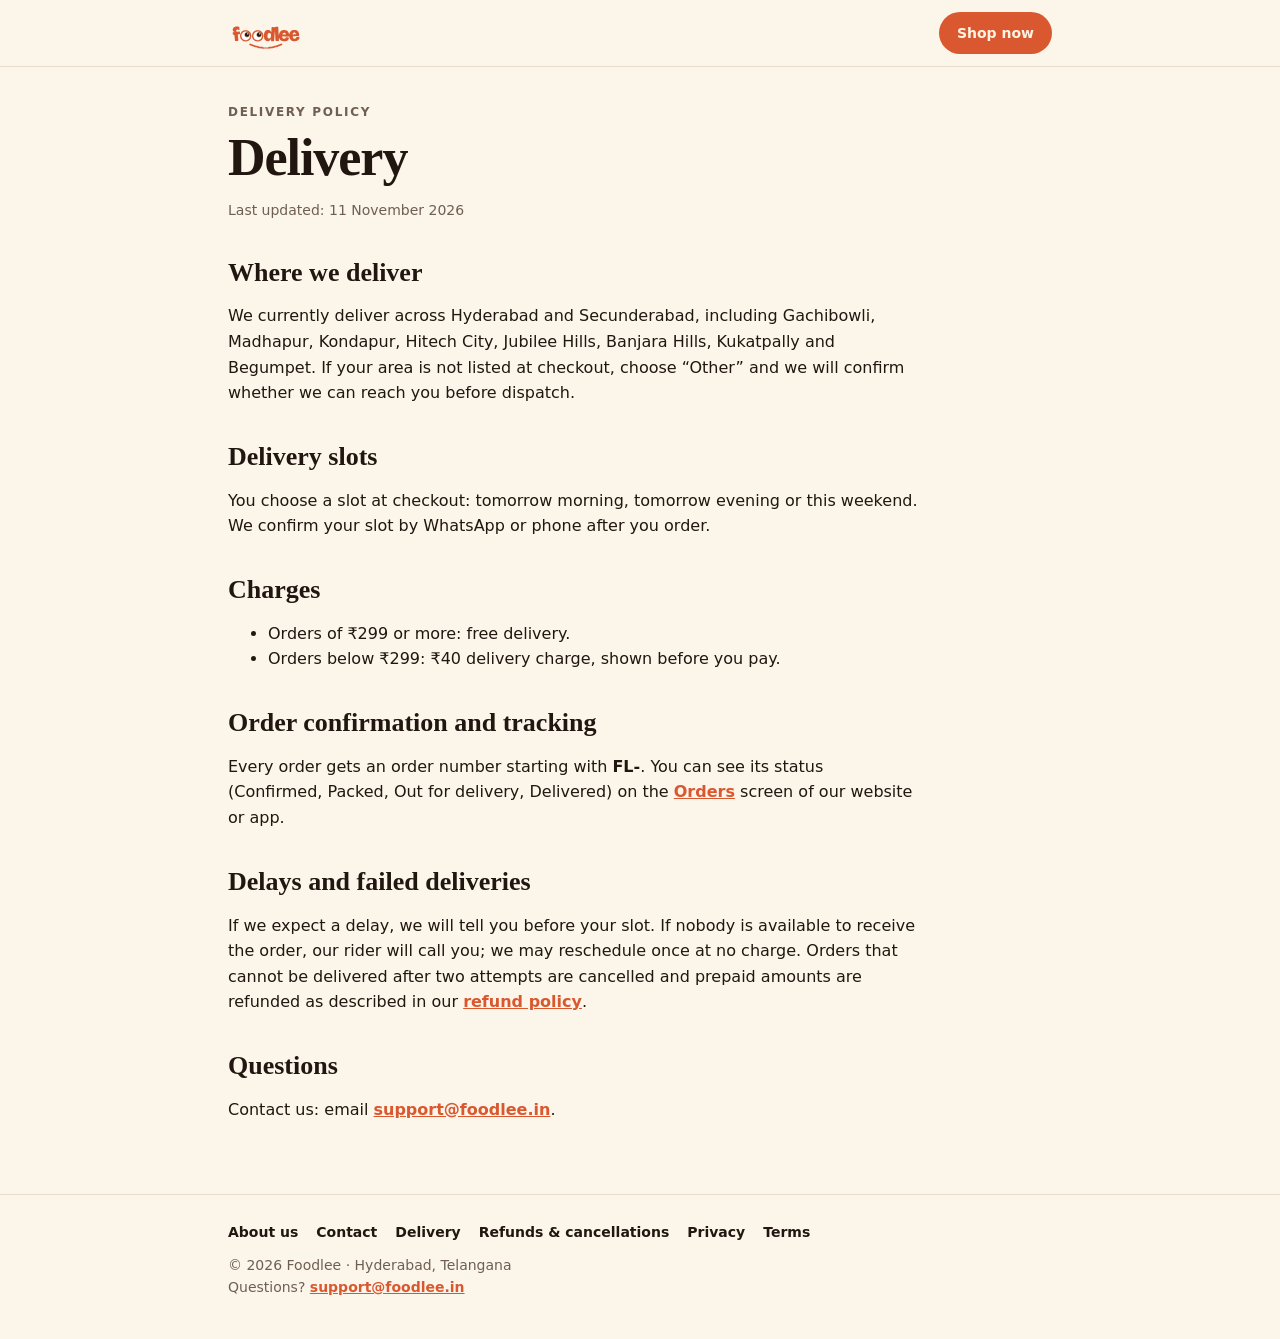
<file: shipping-policy.html>
<!doctype html>
<html lang="en"><head><meta charset="utf-8"><meta http-equiv="Content-Security-Policy" content="default-src 'self'; script-src 'self' 'unsafe-inline'; style-src 'self' 'unsafe-inline' https://fonts.googleapis.com; font-src 'self' https://fonts.gstatic.com; img-src 'self' data:; connect-src 'self' https://script.google.com https://script.googleusercontent.com; frame-src 'none'; object-src 'none'; base-uri 'self'; form-action 'self'; upgrade-insecure-requests"><meta name="referrer" content="strict-origin-when-cross-origin"><meta name="viewport" content="width=device-width,initial-scale=1,viewport-fit=cover">
<title>Delivery policy · Foodlee</title><meta name="description" content="Foodlee delivery areas, slots, charges and timelines in Hyderabad."><meta name="theme-color" content="#DA582F">
<link rel="icon" href="icons/favicon.png" type="image/png"><link rel="apple-touch-icon" href="icons/apple-touch-icon.png"><link rel="manifest" href="manifest.webmanifest">
<link rel="canonical" href="https://www.foodlee.in/shipping-policy.html">
<link rel="preconnect" href="https://fonts.googleapis.com"><link rel="stylesheet" href="https://fonts.googleapis.com/css2?family=Fraunces:ital,opsz,wght@0,9..144,700;1,9..144,600&family=Manrope:wght@400;600;700;800&display=swap"><link rel="stylesheet" href="assets/pages.css"></head>
<body>
<header class="top"><div class="wrap"><a href="./" aria-label="Foodlee home"><img src="assets/logo.svg" alt="Foodlee" width="88" height="36"></a><a class="shop" href="./">Shop now</a></div></header>
<main class="wrap">

<p class="eyebrow">Delivery policy</p>
<h1>Delivery</h1>
<p class="updated">Last updated: 11 November 2026</p>
<h2>Where we deliver</h2>
<p>We currently deliver across Hyderabad and Secunderabad, including Gachibowli, Madhapur, Kondapur, Hitech City, Jubilee Hills, Banjara Hills, Kukatpally and Begumpet. If your area is not listed at checkout, choose “Other” and we will confirm whether we can reach you before dispatch.</p>
<h2>Delivery slots</h2>
<p>You choose a slot at checkout: tomorrow morning, tomorrow evening or this weekend. We confirm your slot by WhatsApp or phone after you order.</p>
<h2>Charges</h2>
<ul><li>Orders of ₹299 or more: free delivery.</li><li>Orders below ₹299: ₹40 delivery charge, shown before you pay.</li></ul>
<h2>Order confirmation and tracking</h2>
<p>Every order gets an order number starting with <b>FL-</b>. You can see its status (Confirmed, Packed, Out for delivery, Delivered) on the <a href="./#orders">Orders</a> screen of our website or app.</p>
<h2>Delays and failed deliveries</h2>
<p>If we expect a delay, we will tell you before your slot. If nobody is available to receive the order, our rider will call you; we may reschedule once at no charge. Orders that cannot be delivered after two attempts are cancelled and prepaid amounts are refunded as described in our <a href="refund-policy.html">refund policy</a>.</p>
<h2>Questions</h2>
<p>Contact us: email <a data-cfg="supportEmail" data-link="mail" href="mailto:support@foodlee.in">support@foodlee.in</a><span data-need="whatsapp"> or WhatsApp <a data-cfg="whatsapp" data-link="wa" href="#"></a></span>.</p>

</main>
<footer><div class="wrap"><nav><a href="about.html">About us</a><a href="contact.html">Contact</a><a href="shipping-policy.html">Delivery</a><a href="refund-policy.html">Refunds & cancellations</a><a href="privacy-policy.html">Privacy</a><a href="terms.html">Terms</a></nav>
<div>© <span id="year">2026</span> <span data-cfg="legalName">Foodlee</span> · <span data-cfg="city">Hyderabad, Telangana</span><span data-need="fssai"> · FSSAI Lic. No. <span data-cfg="fssai"></span></span><span data-need="gstin"> · GSTIN <span data-cfg="gstin"></span></span></div>
<div>Questions? <a data-cfg="supportEmail" data-link="mail" href="mailto:support@foodlee.in">support@foodlee.in</a></div></div></footer>
<script src="config.js"></script><script src="assets/pages.js"></script>
</body></html>
</file>
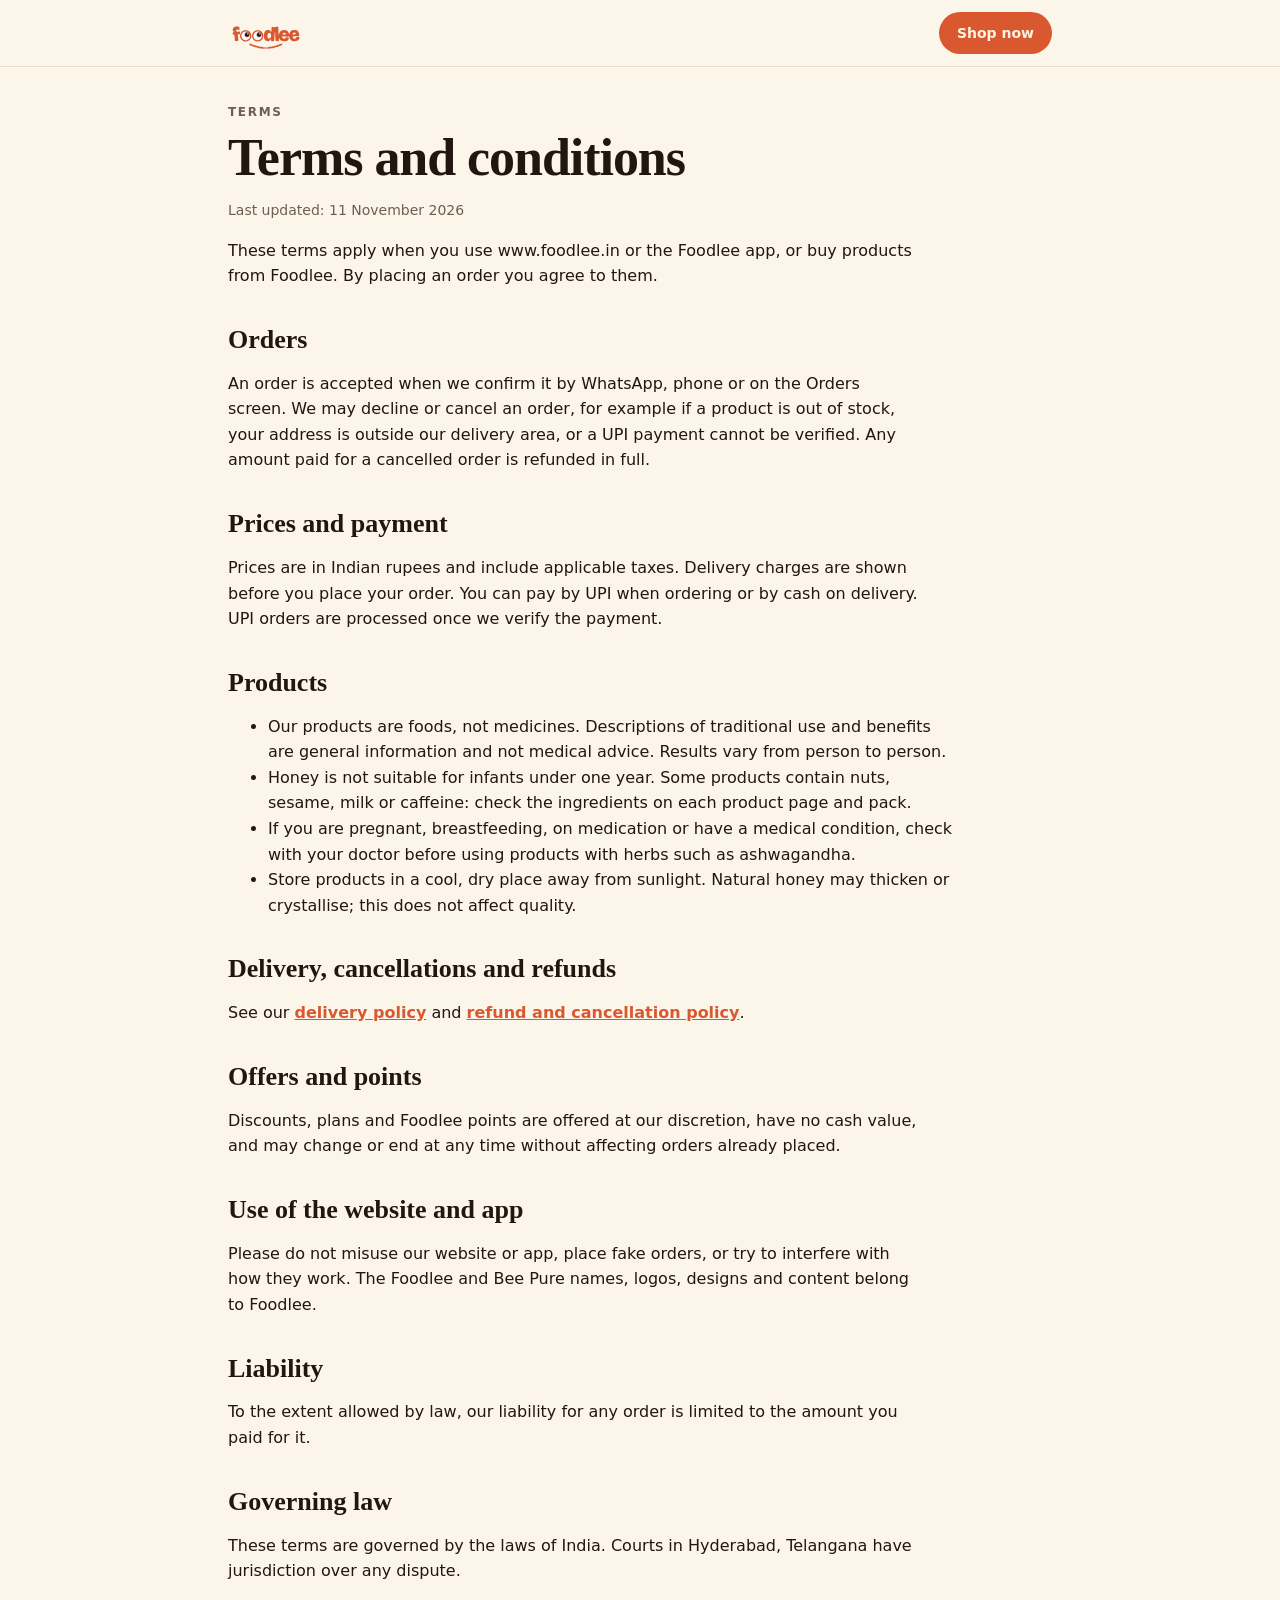
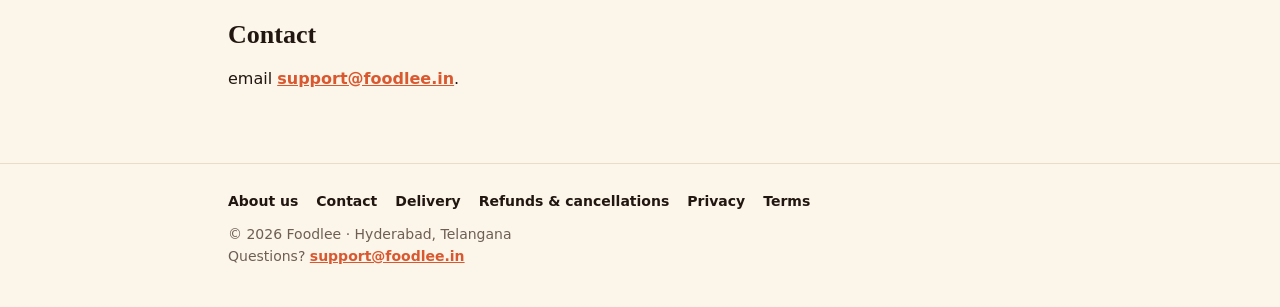
<file: terms.html>
<!doctype html>
<html lang="en"><head><meta charset="utf-8"><meta http-equiv="Content-Security-Policy" content="default-src 'self'; script-src 'self' 'unsafe-inline'; style-src 'self' 'unsafe-inline' https://fonts.googleapis.com; font-src 'self' https://fonts.gstatic.com; img-src 'self' data:; connect-src 'self' https://script.google.com https://script.googleusercontent.com; frame-src 'none'; object-src 'none'; base-uri 'self'; form-action 'self'; upgrade-insecure-requests"><meta name="referrer" content="strict-origin-when-cross-origin"><meta name="viewport" content="width=device-width,initial-scale=1,viewport-fit=cover">
<title>Terms and conditions · Foodlee</title><meta name="description" content="Terms for using the Foodlee website and app and buying Foodlee products."><meta name="theme-color" content="#DA582F">
<link rel="icon" href="icons/favicon.png" type="image/png"><link rel="apple-touch-icon" href="icons/apple-touch-icon.png"><link rel="manifest" href="manifest.webmanifest">
<link rel="canonical" href="https://www.foodlee.in/terms.html">
<link rel="preconnect" href="https://fonts.googleapis.com"><link rel="stylesheet" href="https://fonts.googleapis.com/css2?family=Fraunces:ital,opsz,wght@0,9..144,700;1,9..144,600&family=Manrope:wght@400;600;700;800&display=swap"><link rel="stylesheet" href="assets/pages.css"></head>
<body>
<header class="top"><div class="wrap"><a href="./" aria-label="Foodlee home"><img src="assets/logo.svg" alt="Foodlee" width="88" height="36"></a><a class="shop" href="./">Shop now</a></div></header>
<main class="wrap">

<p class="eyebrow">Terms</p>
<h1>Terms and conditions</h1>
<p class="updated">Last updated: 11 November 2026</p>
<p>These terms apply when you use www.foodlee.in or the Foodlee app, or buy products from <span data-cfg="legalName">Foodlee</span>. By placing an order you agree to them.</p>
<h2>Orders</h2>
<p>An order is accepted when we confirm it by WhatsApp, phone or on the Orders screen. We may decline or cancel an order, for example if a product is out of stock, your address is outside our delivery area, or a UPI payment cannot be verified. Any amount paid for a cancelled order is refunded in full.</p>
<h2>Prices and payment</h2>
<p>Prices are in Indian rupees and include applicable taxes. Delivery charges are shown before you place your order. You can pay by UPI when ordering or by cash on delivery. UPI orders are processed once we verify the payment.</p>
<h2>Products</h2>
<ul><li>Our products are foods, not medicines. Descriptions of traditional use and benefits are general information and not medical advice. Results vary from person to person.</li>
<li>Honey is not suitable for infants under one year. Some products contain nuts, sesame, milk or caffeine: check the ingredients on each product page and pack.</li>
<li>If you are pregnant, breastfeeding, on medication or have a medical condition, check with your doctor before using products with herbs such as ashwagandha.</li>
<li>Store products in a cool, dry place away from sunlight. Natural honey may thicken or crystallise; this does not affect quality.</li></ul>
<h2>Delivery, cancellations and refunds</h2>
<p>See our <a href="shipping-policy.html">delivery policy</a> and <a href="refund-policy.html">refund and cancellation policy</a>.</p>
<h2>Offers and points</h2>
<p>Discounts, plans and Foodlee points are offered at our discretion, have no cash value, and may change or end at any time without affecting orders already placed.</p>
<h2>Use of the website and app</h2>
<p>Please do not misuse our website or app, place fake orders, or try to interfere with how they work. The Foodlee and Bee Pure names, logos, designs and content belong to Foodlee.</p>
<h2>Liability</h2>
<p>To the extent allowed by law, our liability for any order is limited to the amount you paid for it.</p>
<h2>Governing law</h2>
<p>These terms are governed by the laws of India. Courts in Hyderabad, Telangana have jurisdiction over any dispute.</p>
<h2>Contact</h2>
<p>email <a data-cfg="supportEmail" data-link="mail" href="mailto:support@foodlee.in">support@foodlee.in</a><span data-need="whatsapp"> or WhatsApp <a data-cfg="whatsapp" data-link="wa" href="#"></a></span><span data-need="address"> · <span data-cfg="address"></span></span>.</p>

</main>
<footer><div class="wrap"><nav><a href="about.html">About us</a><a href="contact.html">Contact</a><a href="shipping-policy.html">Delivery</a><a href="refund-policy.html">Refunds & cancellations</a><a href="privacy-policy.html">Privacy</a><a href="terms.html">Terms</a></nav>
<div>© <span id="year">2026</span> <span data-cfg="legalName">Foodlee</span> · <span data-cfg="city">Hyderabad, Telangana</span><span data-need="fssai"> · FSSAI Lic. No. <span data-cfg="fssai"></span></span><span data-need="gstin"> · GSTIN <span data-cfg="gstin"></span></span></div>
<div>Questions? <a data-cfg="supportEmail" data-link="mail" href="mailto:support@foodlee.in">support@foodlee.in</a></div></div></footer>
<script src="config.js"></script><script src="assets/pages.js"></script>
</body></html>
</file>
<file: assets/pages.css>
/* Shared style for Foodlee information pages (About, Contact, policies) */
:root{
  --bg:#FBF5EA; --surface:#FFFFFF; --sunk:#F3EADB; --ink:#211710; --muted:#6F5F52; --line:#E9DDC9;
  --brand:#DA582F; --on-brand:#FFF4E2; --gold:#A87A1F; --ok:#2C7A4B;
  --display:'Fraunces',Georgia,serif; --body:'Manrope',system-ui,-apple-system,'Segoe UI',sans-serif;
}
@media (prefers-color-scheme: dark){ :root{
  --bg:#16100C; --surface:#211812; --sunk:#1B140F; --ink:#F7EDDC; --muted:#B3A394; --line:#372A20;
  --brand:#E8693E; --gold:#E8B44A; --ok:#6FCB94; color-scheme:dark } }
*{box-sizing:border-box}
html{-webkit-text-size-adjust:100%}
body{margin:0;background:var(--bg);color:var(--ink);font-family:var(--body);font-size:16px;line-height:1.6;-webkit-font-smoothing:antialiased}
a{color:var(--brand);font-weight:700}
a:focus-visible,button:focus-visible,input:focus-visible,textarea:focus-visible{outline:2.5px solid var(--brand);outline-offset:2px}
.top{position:sticky;top:0;z-index:5;background:color-mix(in srgb,var(--bg) 88%,transparent);-webkit-backdrop-filter:blur(12px);backdrop-filter:blur(12px);border-bottom:1px solid var(--line)}
.wrap{max-width:860px;margin:0 auto;padding-left:max(18px,env(safe-area-inset-left,0px));padding-right:max(18px,env(safe-area-inset-right,0px))}
.top .wrap{display:flex;align-items:center;justify-content:space-between;gap:12px;padding-block:12px}
.top img{height:34px;width:auto;display:block}
.shop{background:var(--brand);color:var(--on-brand);text-decoration:none;border-radius:99px;padding:10px 18px;font-size:14px;font-weight:800;white-space:nowrap}
main{padding-block:36px 56px}
.eyebrow{font-size:12px;font-weight:800;letter-spacing:.14em;text-transform:uppercase;color:var(--muted);margin:0 0 8px}
h1{font-family:var(--display);font-weight:700;font-size:clamp(34px,7vw,52px);line-height:1.05;letter-spacing:-.02em;margin:0 0 14px;text-wrap:balance}
h2{font-family:var(--display);font-weight:700;font-size:26px;line-height:1.15;margin:36px 0 10px;text-wrap:balance}
h3{font-size:17px;margin:22px 0 6px}
p,li{max-width:68ch}
.lead{font-size:19px;color:var(--muted);margin:0 0 8px}
.updated{color:var(--muted);font-size:14px}
.grid{display:grid;grid-template-columns:repeat(auto-fit,minmax(220px,1fr));gap:14px;margin-top:18px}
.card{background:var(--surface);border:1px solid var(--line);border-radius:20px;padding:18px 20px;min-width:0}
.card b{display:block;font-size:17px;margin-bottom:4px}
.card p{margin:0;color:var(--muted);font-size:15px}
.contact-list{display:grid;gap:12px;margin:18px 0}
.contact-list .card{display:grid;grid-template-columns:110px 1fr;gap:12px;align-items:baseline}
.contact-list .card .lbl{font-size:12px;font-weight:800;letter-spacing:.1em;text-transform:uppercase;color:var(--muted)}
.contact-list .card a,.contact-list .card div{word-break:break-word}
form{display:grid;gap:12px;margin-top:14px;max-width:560px}
label{display:grid;gap:6px;font-size:13px;font-weight:700;color:var(--muted)}
input,textarea{font:inherit;color:var(--ink);background:var(--surface);border:1px solid var(--line);border-radius:12px;padding:12px 14px;width:100%}
button{font:inherit;cursor:pointer;border:0;background:var(--brand);color:var(--on-brand);border-radius:99px;padding:14px 22px;font-weight:800;justify-self:start}
button[disabled]{opacity:.5;cursor:wait}
.note{font-size:14px;color:var(--muted)}
.ok{color:var(--ok);font-weight:700}
.err{color:#C0392B;font-weight:700}
footer{border-top:1px solid var(--line);padding-block:26px 40px;color:var(--muted);font-size:14px}
footer nav{display:flex;flex-wrap:wrap;gap:8px 18px;margin-bottom:10px}
footer nav a{color:var(--ink);font-weight:600;text-decoration:none}
[data-hide-empty]:empty,[hidden]{display:none!important}
@media(max-width:520px){.contact-list .card{grid-template-columns:1fr;gap:2px}}
.motto{margin:28px 0;padding:26px 24px;border-radius:24px;background:var(--brand);color:var(--on-brand)}
.motto p{margin:0;max-width:none}
.motto-k{font-size:12px;font-weight:800;letter-spacing:.14em;text-transform:uppercase;opacity:.8}
.motto-q{font-family:var(--display);font-weight:700;font-size:clamp(24px,5vw,34px);line-height:1.15;margin:10px 0 14px!important;text-wrap:balance}
.motto-t{font-family:var(--display);font-style:italic;font-weight:600;font-size:20px}
</file>
